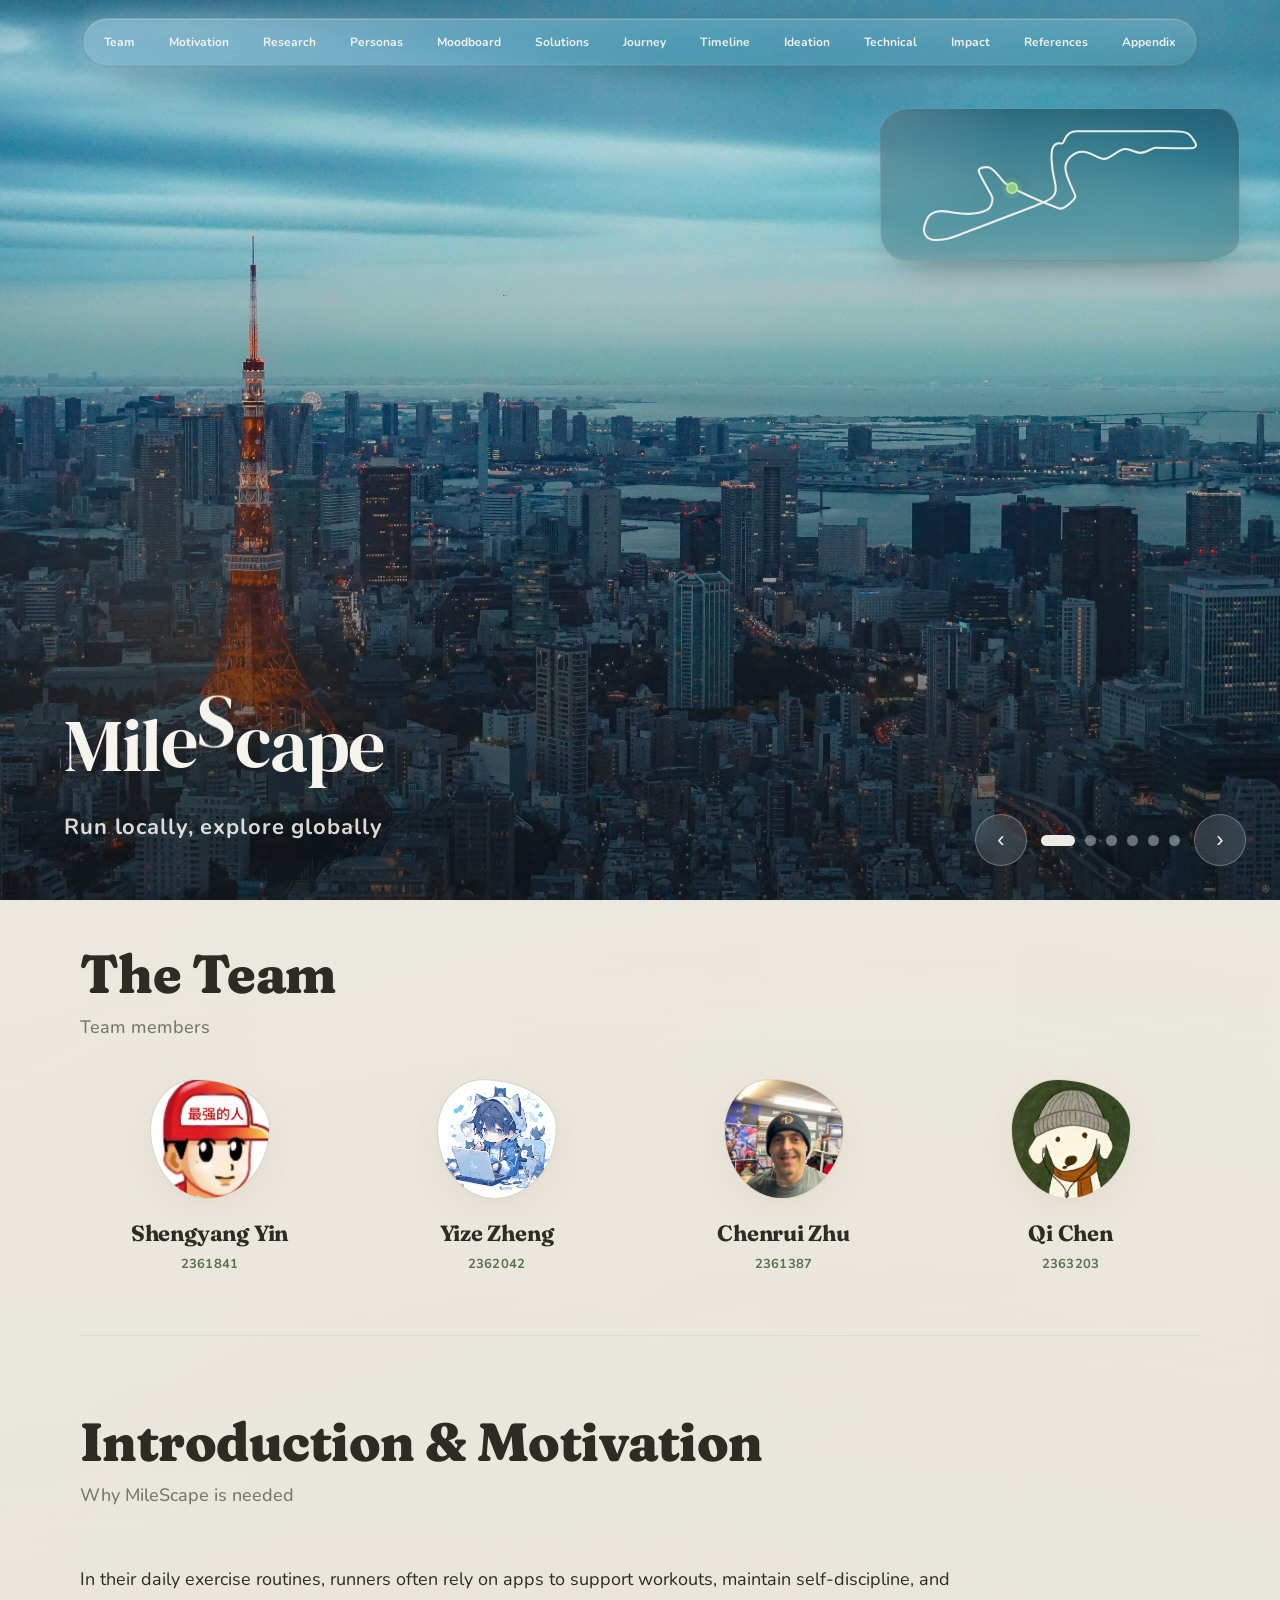
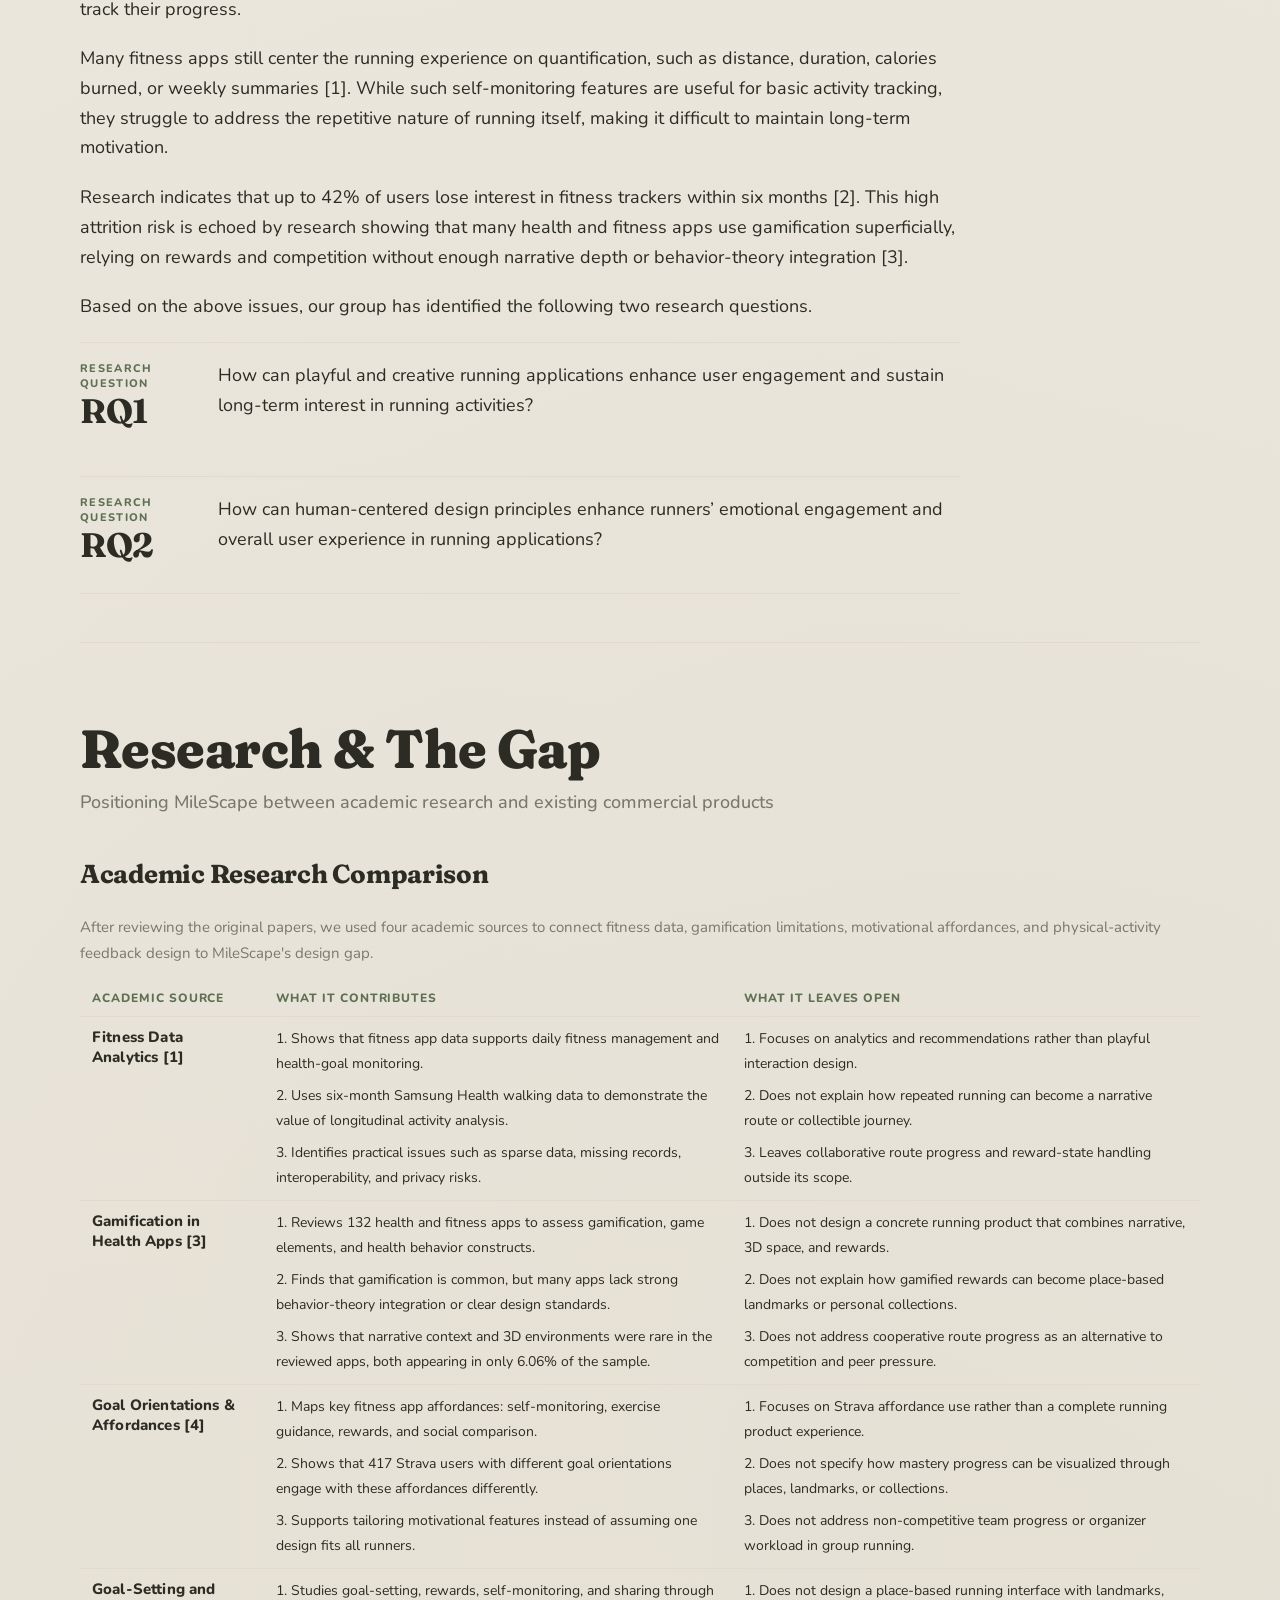
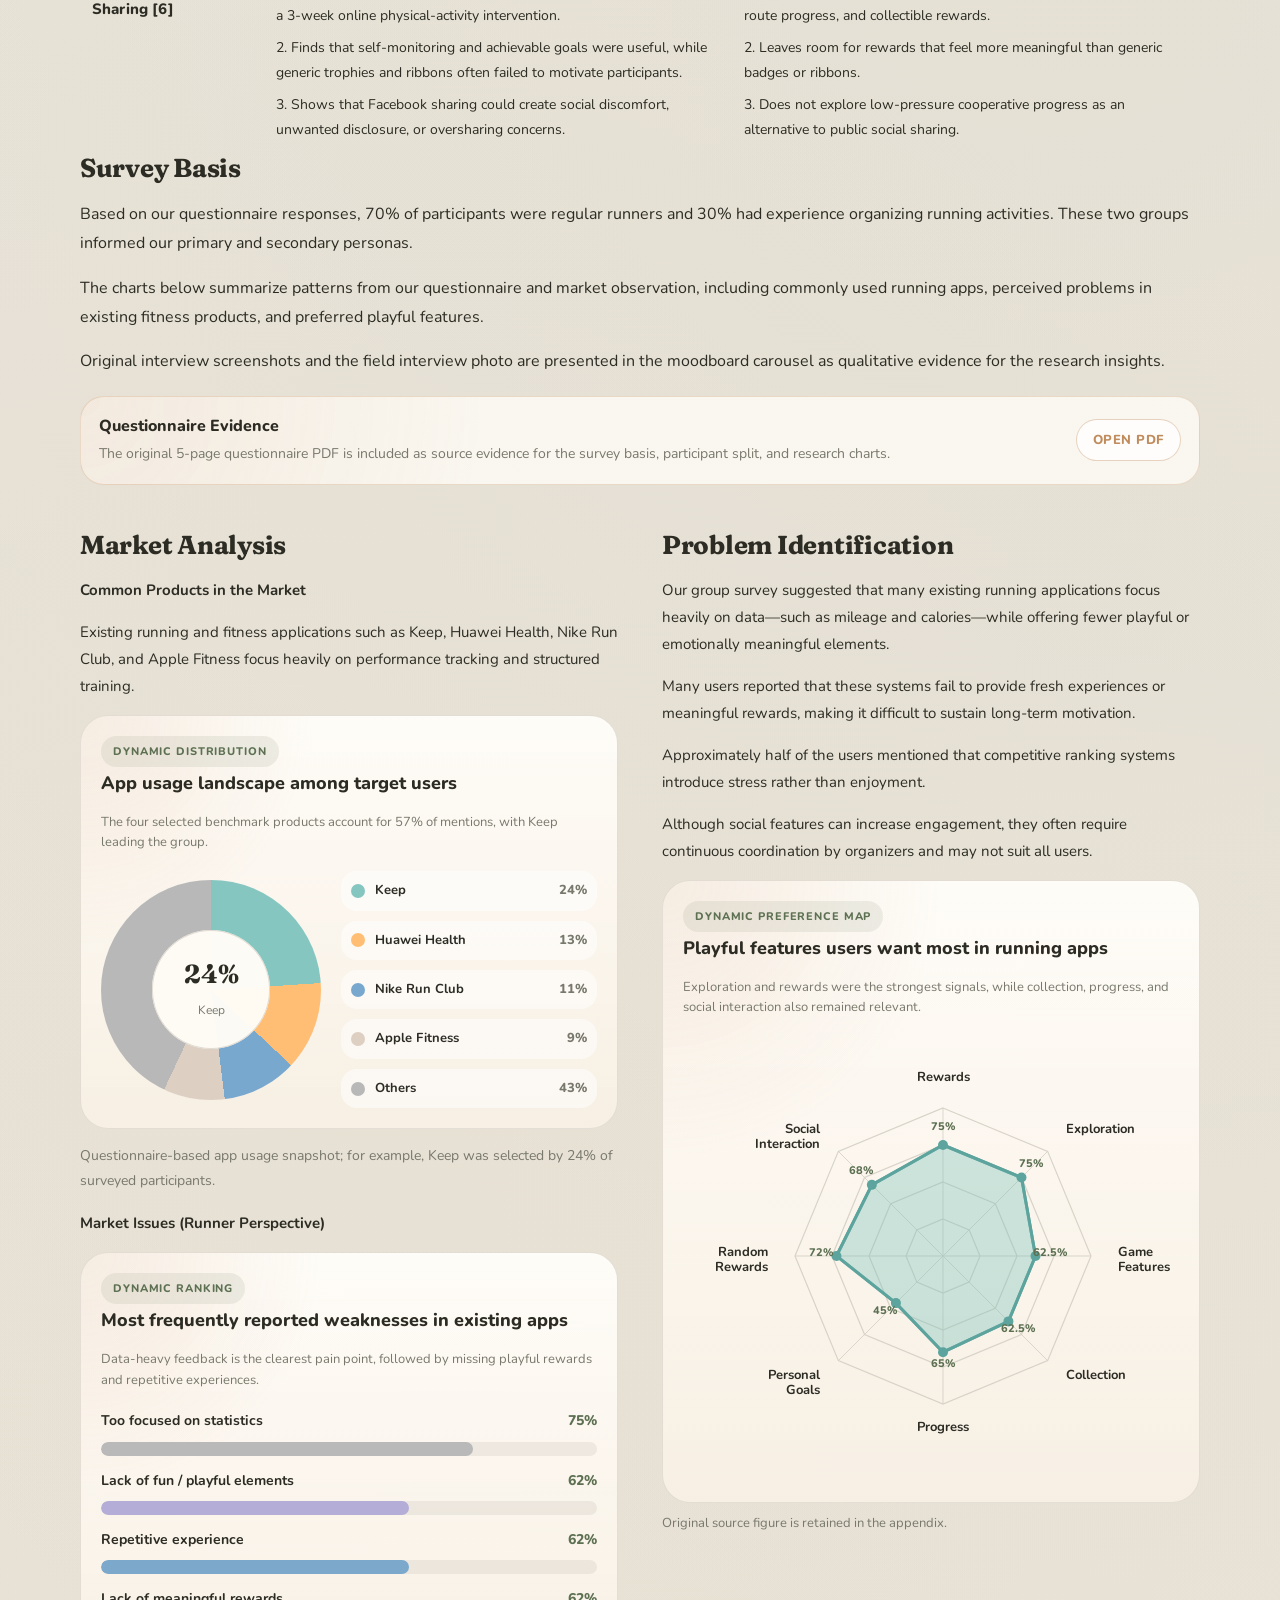
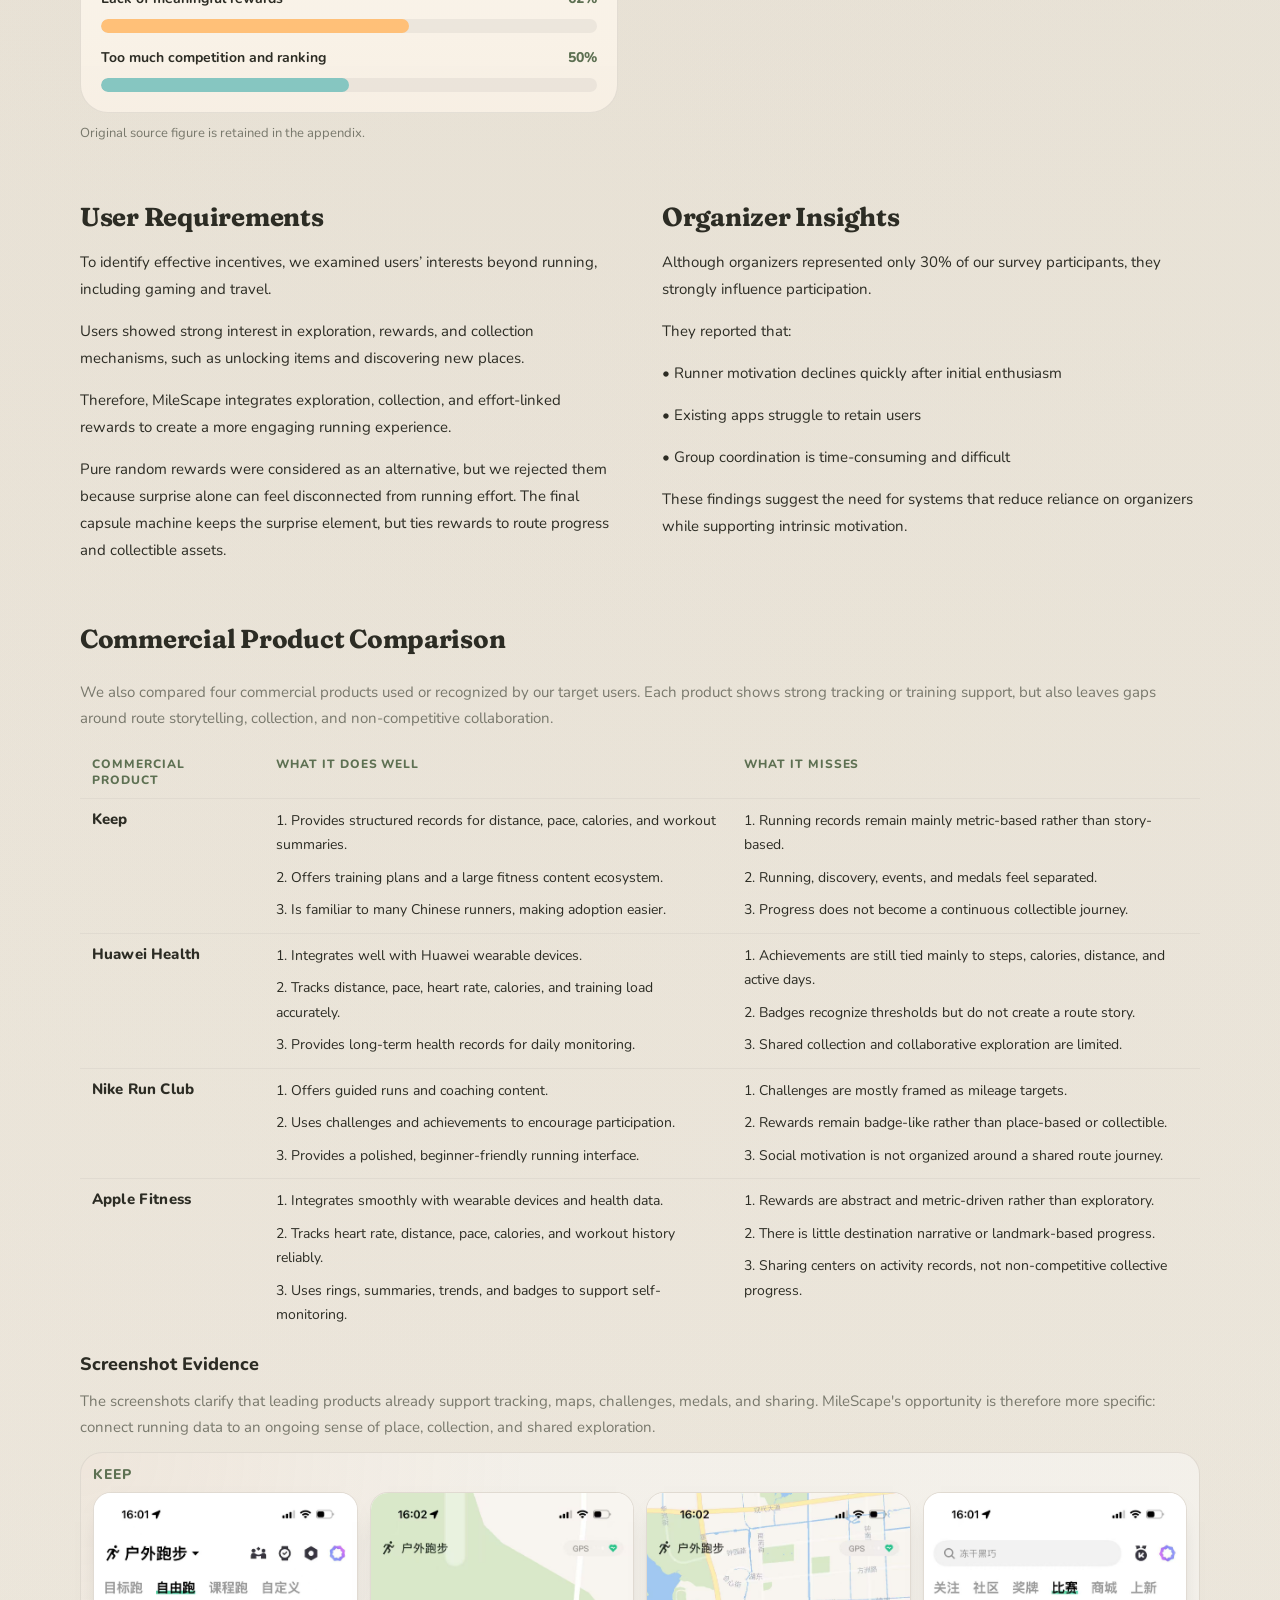
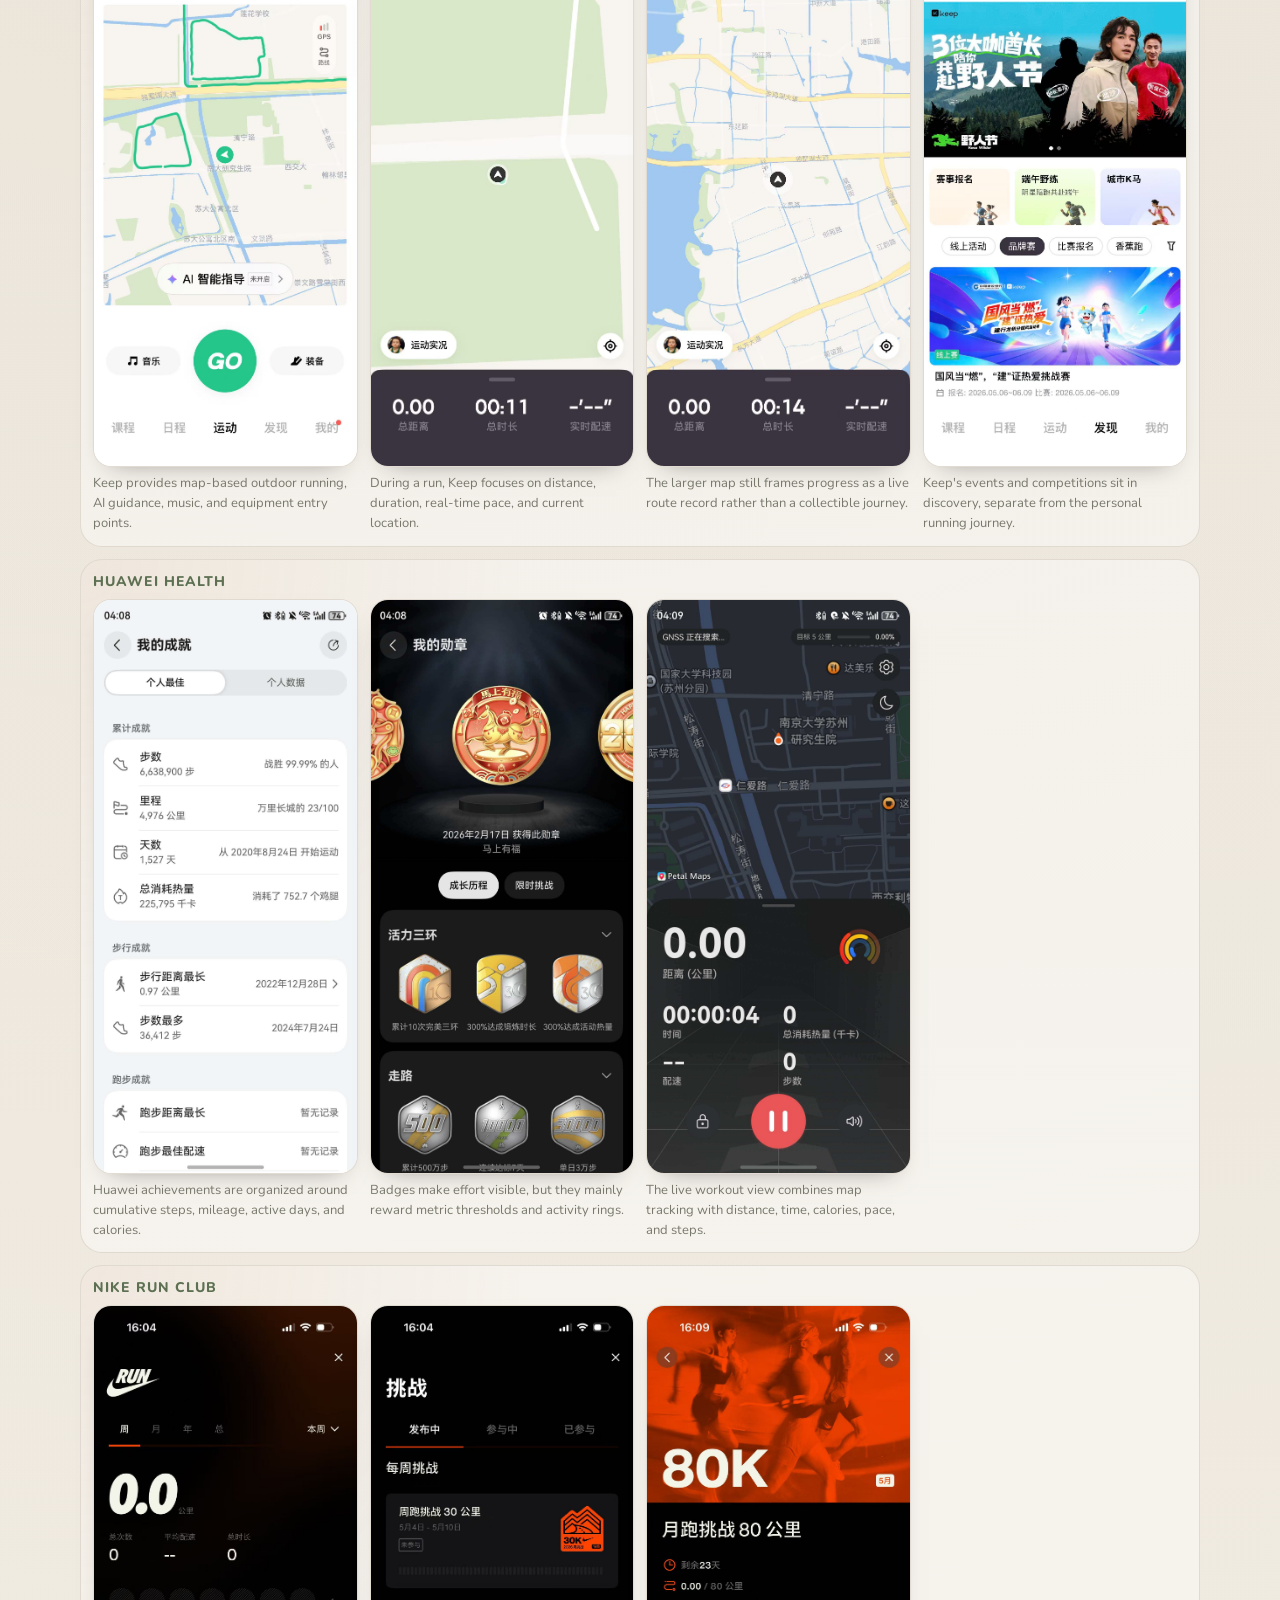
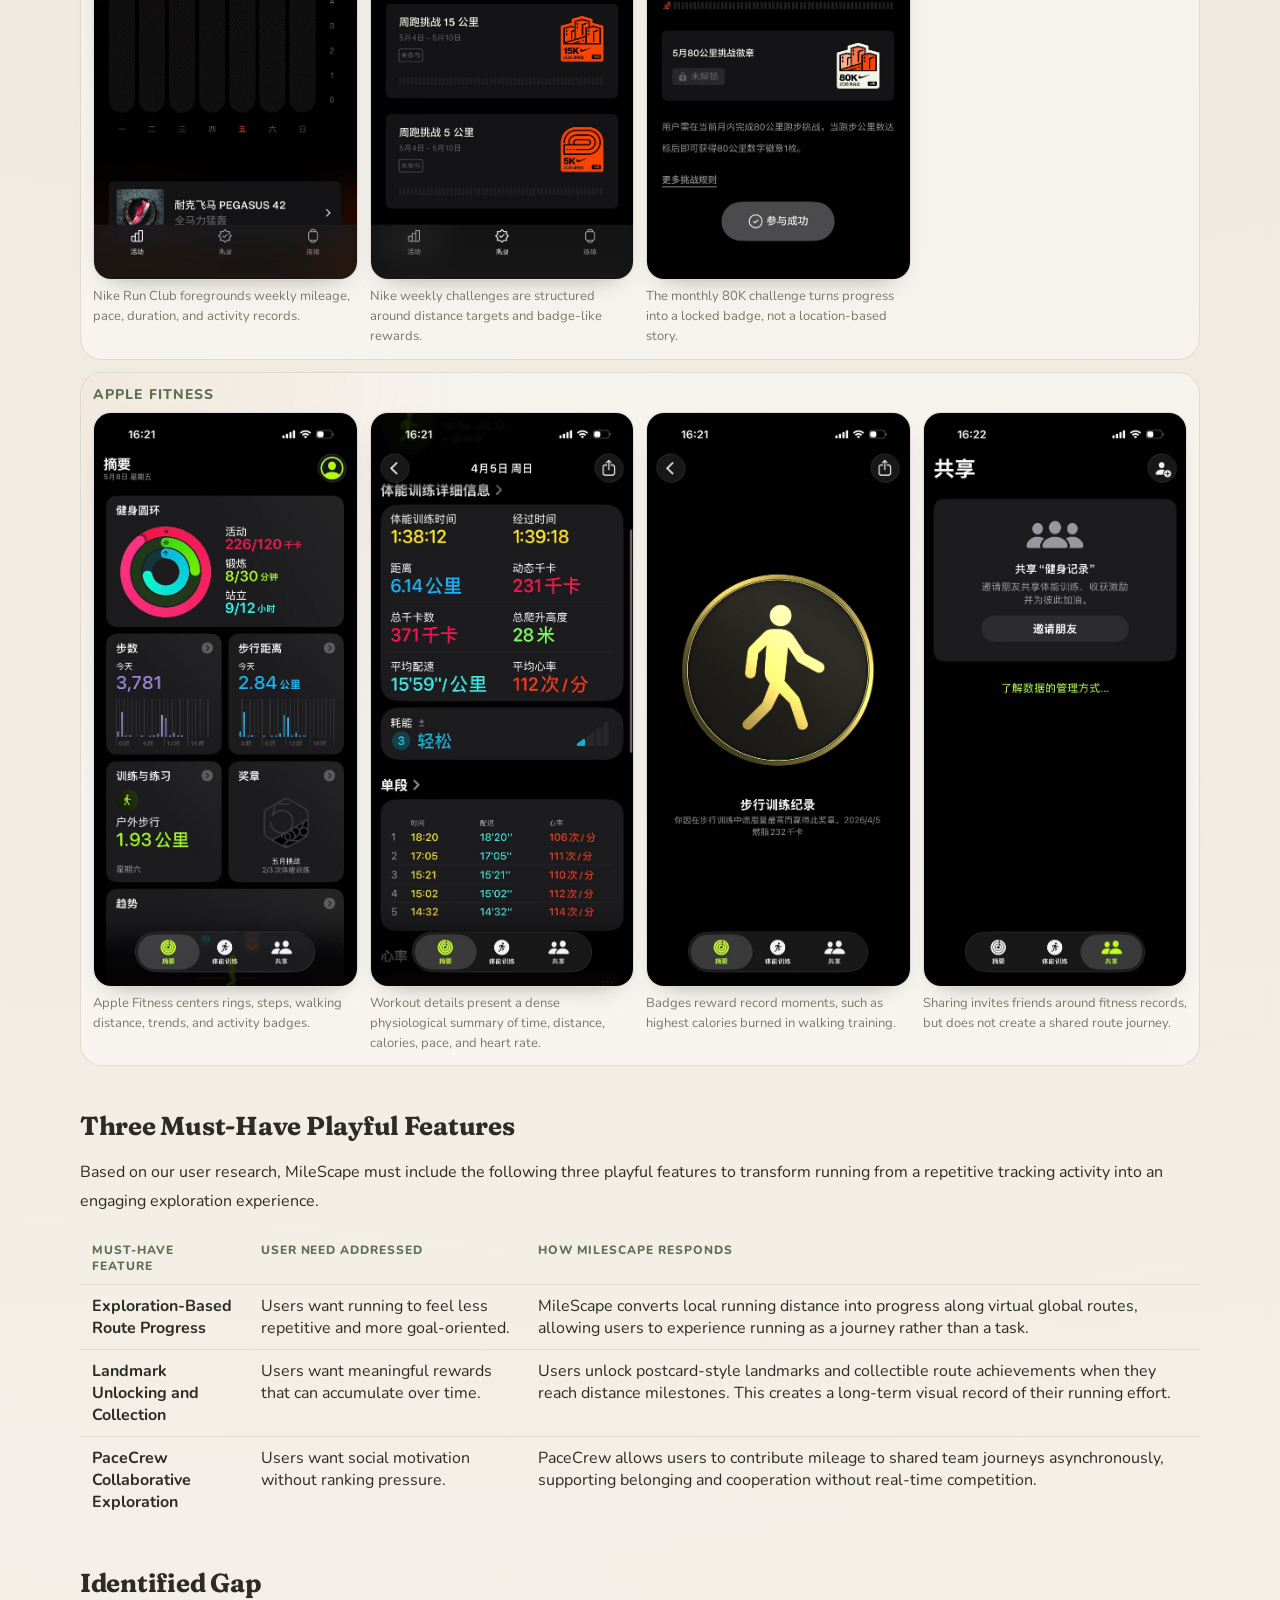
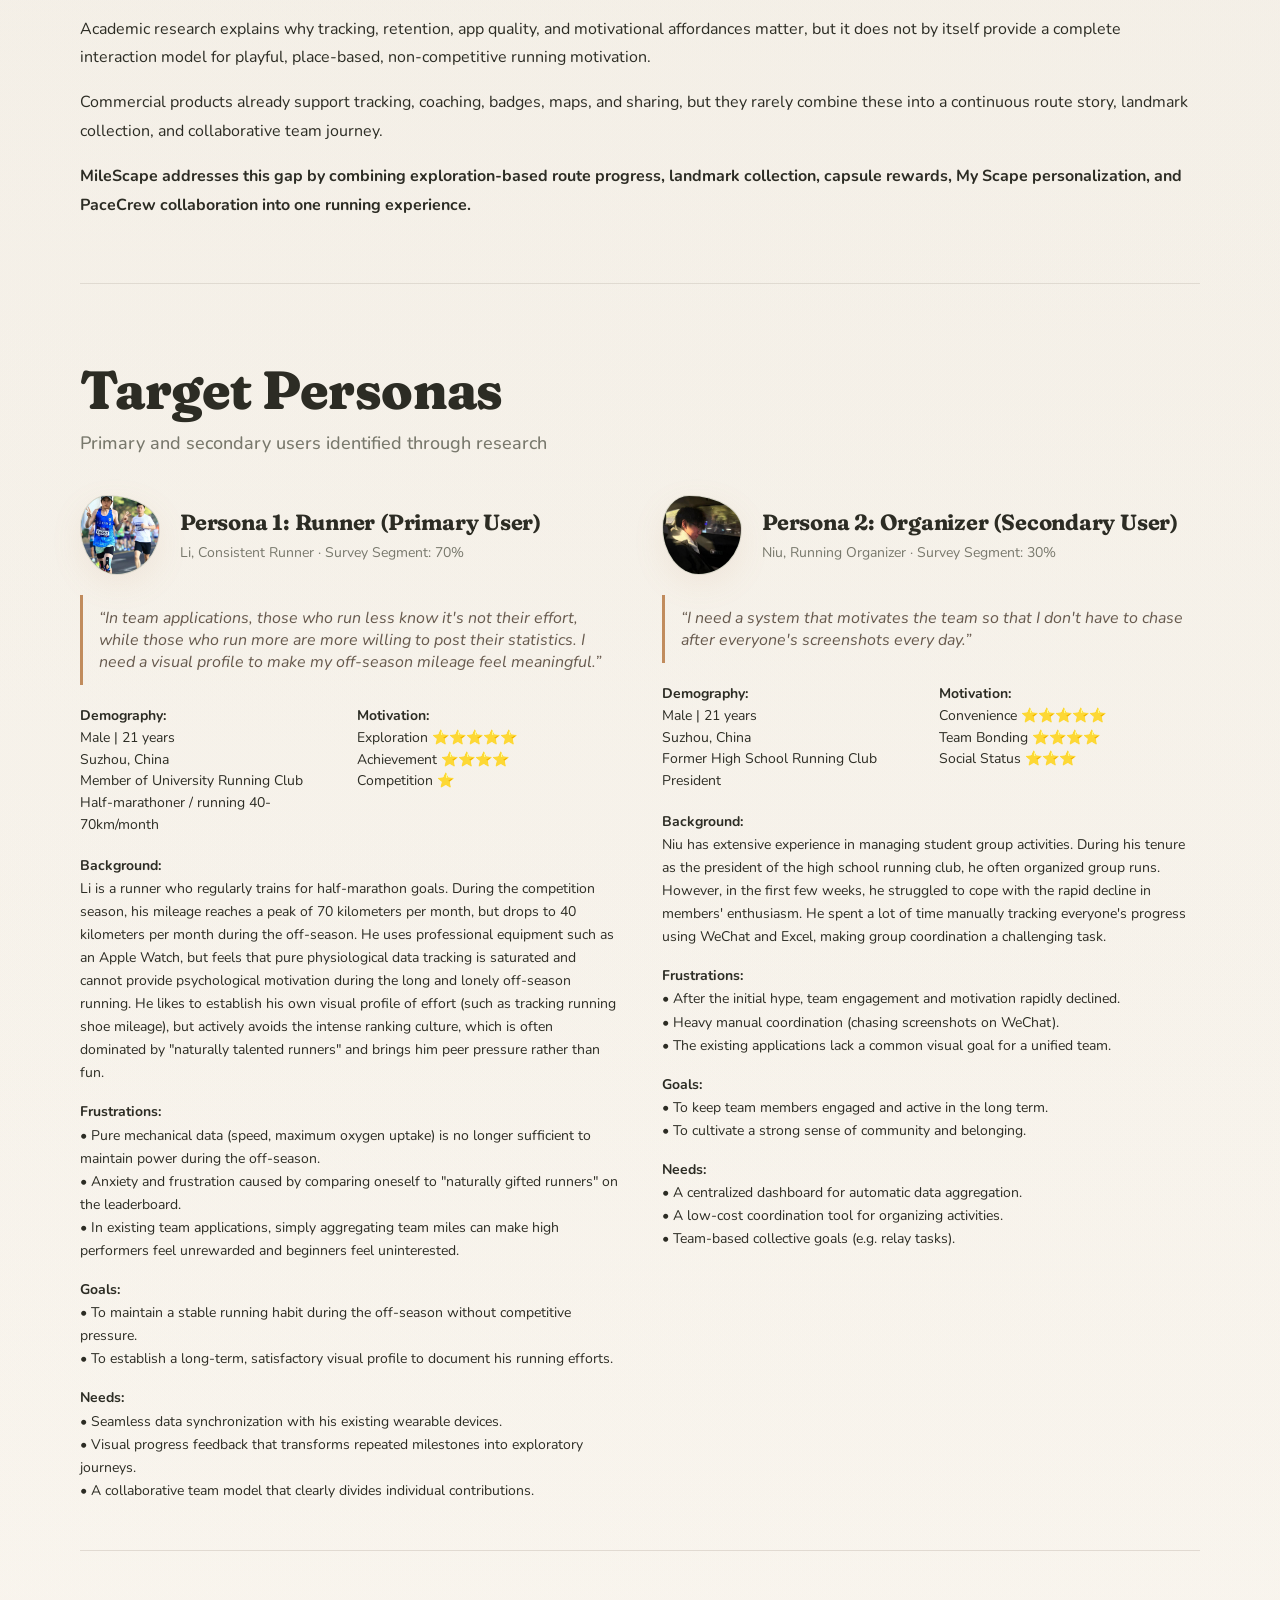
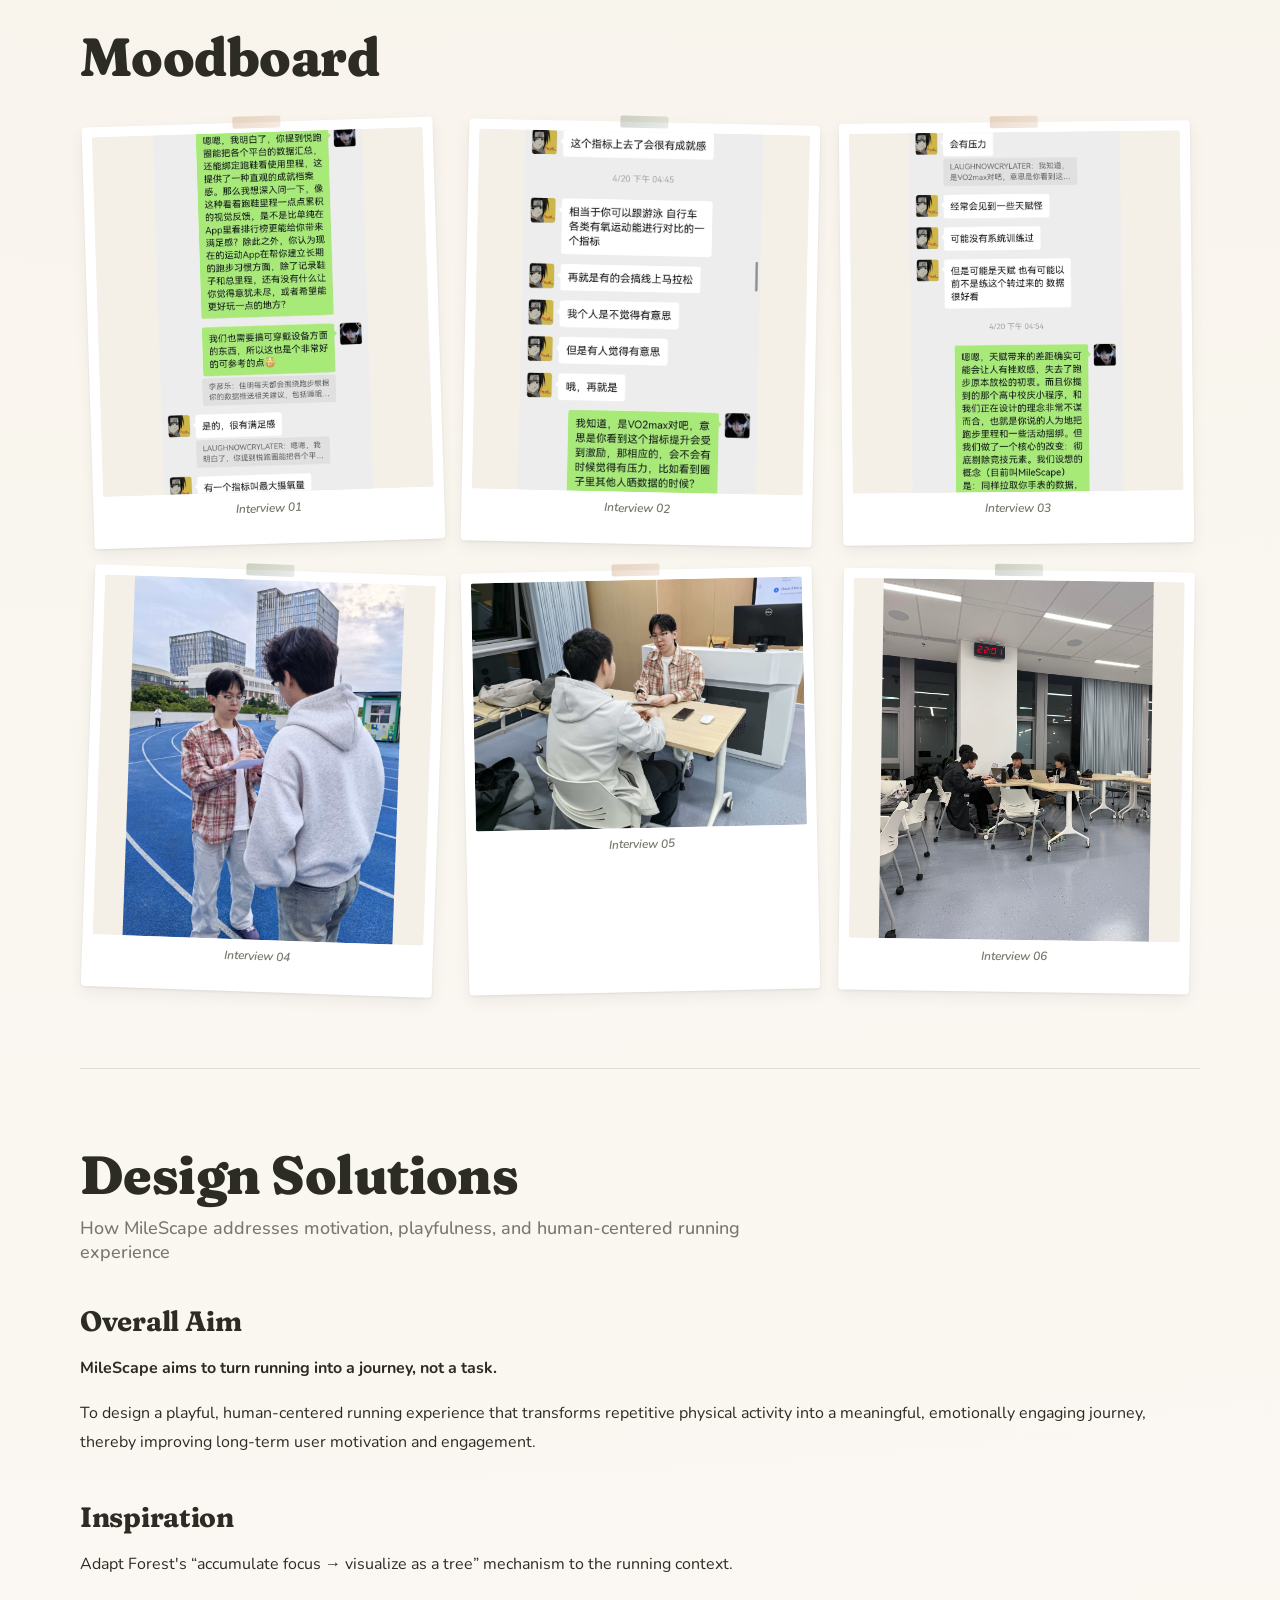
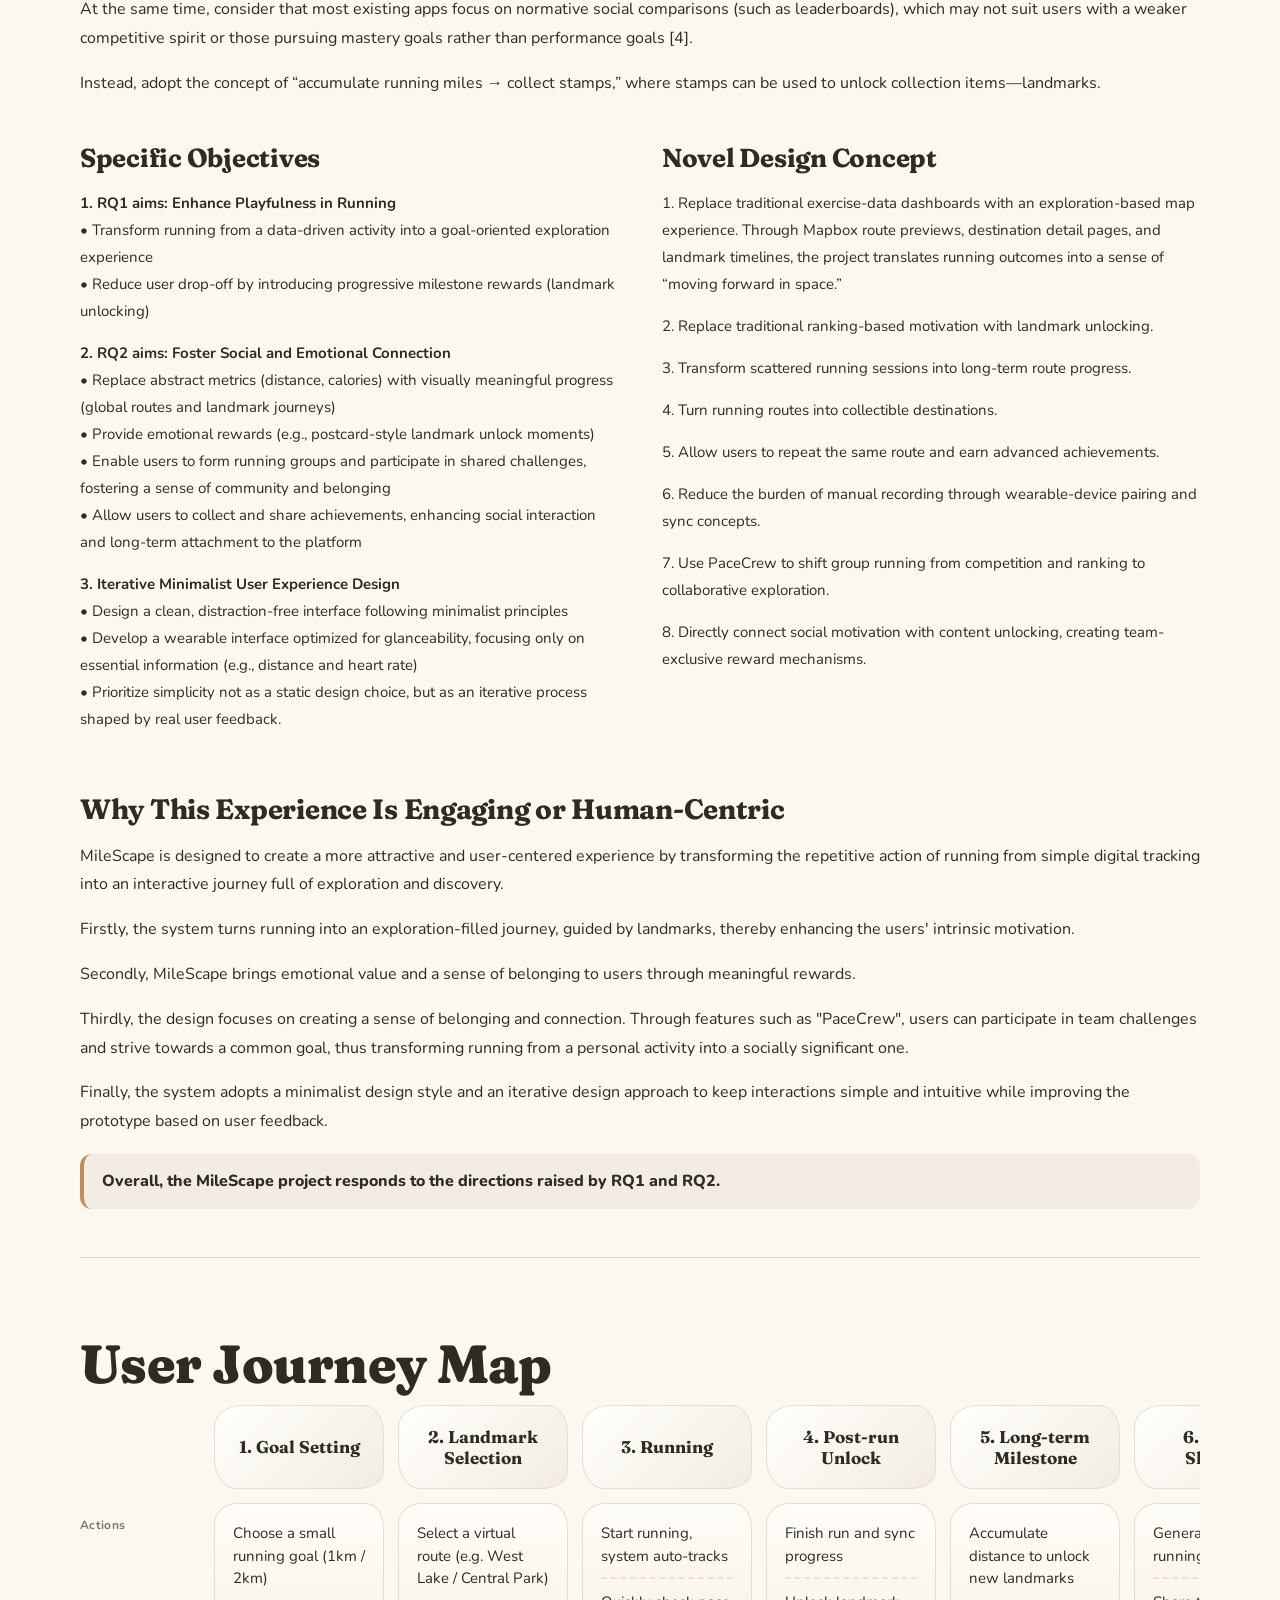
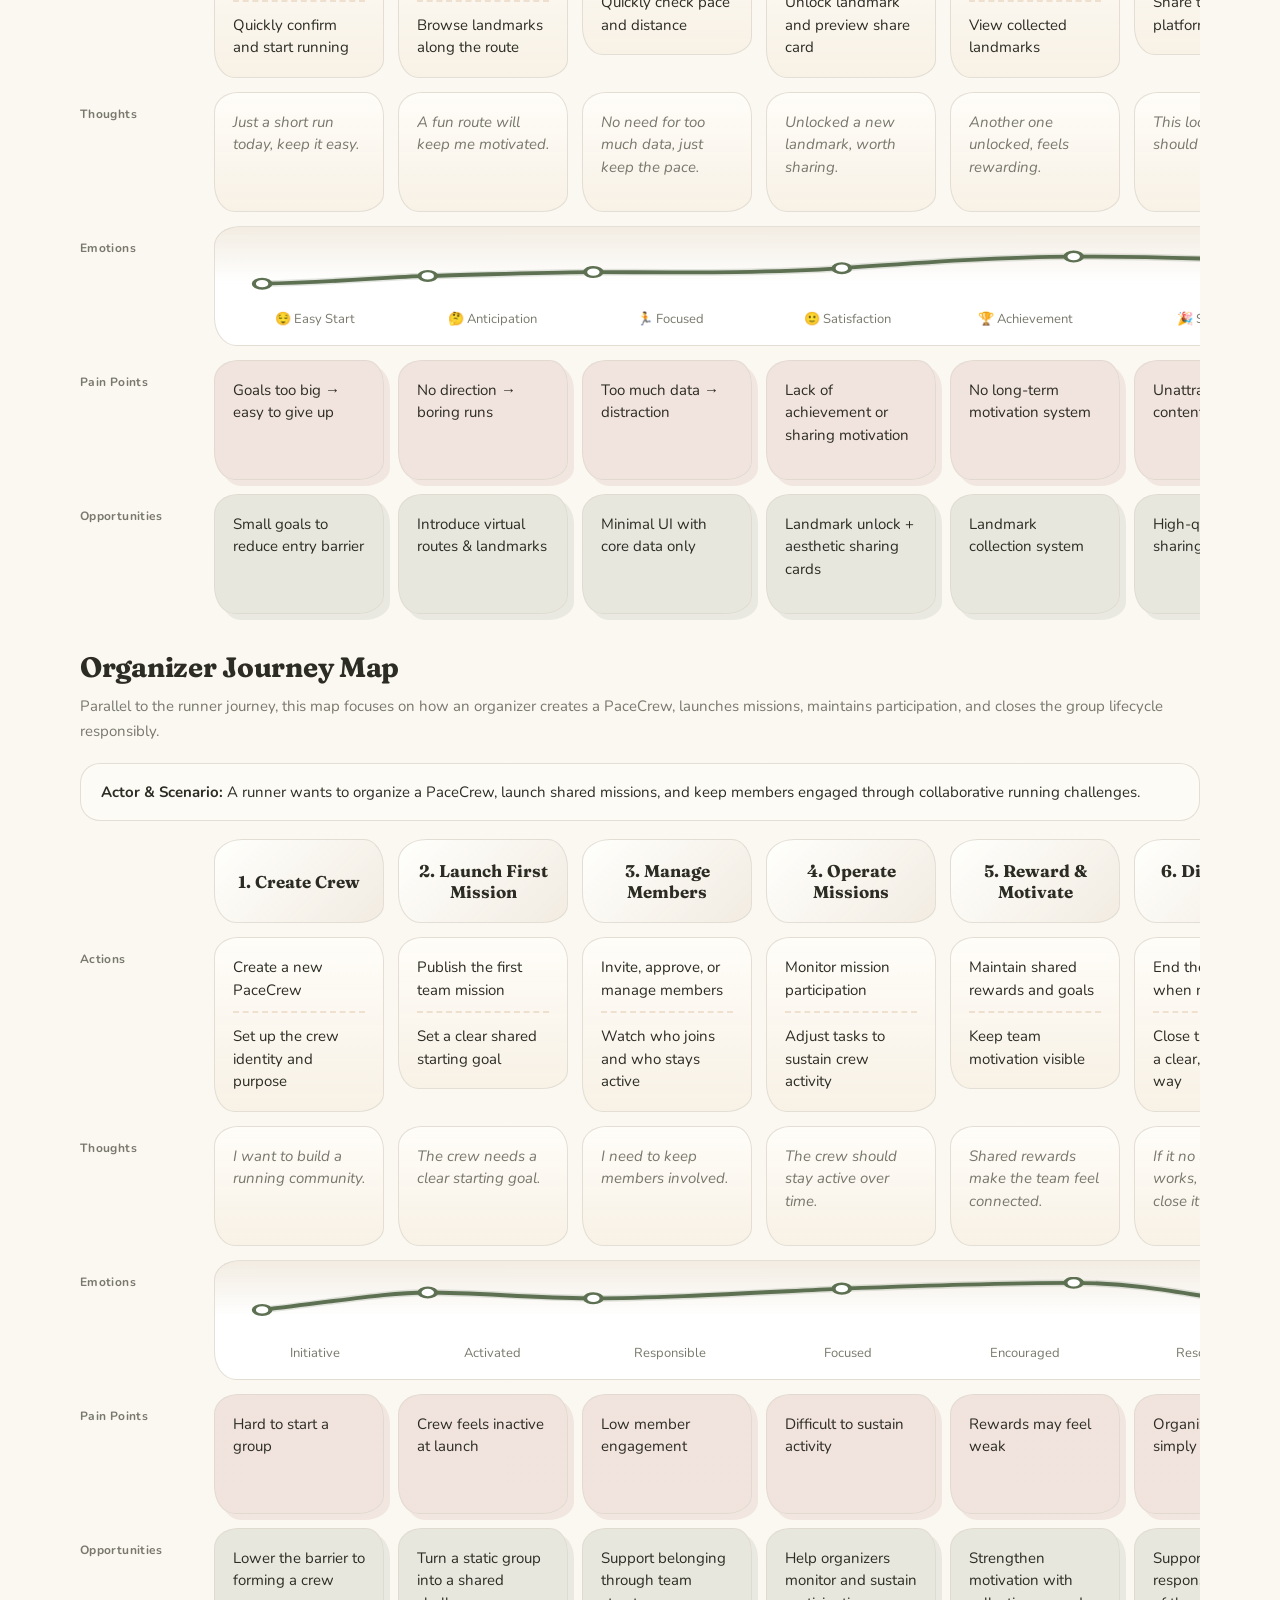
<file: index.html>
<!DOCTYPE html>
<html lang="zh-CN">
<head>
    <meta charset="UTF-8">
    <meta name="viewport" content="width=device-width, initial-scale=1.0">
    <title>MileScape - Project Portfolio</title>
    <link rel="icon" type="image/png" href="./images/logo/milescape.png">
    <link rel="apple-touch-icon" href="./images/logo/milescape.png">
    <style>
        @import url("https://fonts.googleapis.com/css2?family=Caveat:wght@400;500;600;700&family=DM+Serif+Display:ital@0;1&family=Fraunces:opsz,wght@9..144,600;9..144,700;9..144,800&family=Nunito:wght@400;500;600;700;800&display=swap");

        :root {
            --background: #fdfcf8;
            --foreground: #2c2c24;
            --primary: #5d7052;
            --primary-foreground: #f3f4f1;
            --secondary: #c18c5d;
            --secondary-foreground: #ffffff;
            --accent: #e6dccd;
            --accent-foreground: #4a4a40;
            --muted: #f0ebe5;
            --muted-foreground: #78786c;
            --quaternary: #9caf92;
            --border: #ded8cf;
            --card: #fefefa;
            --ring: #5d7052;
            --destructive: #a85448;

            /* compatibility aliases for existing markup */
            --bg-color: var(--background);
            --card-bg: var(--card);
            --text-primary: var(--foreground);
            --text-secondary: var(--muted-foreground);
            --morandi-blue: #b9c8bb;
            --morandi-red: #d5a680;
            --morandi-green: #a9bb9d;
            --morandi-dark: var(--foreground);

            --radius-sm: 10px;
            --radius-md: 20px;
            --radius-lg: 30px;
            --radius-full: 9999px;
            --apple-radius-sm: var(--radius-sm);
            --apple-radius: var(--radius-md);
            --apple-radius-lg: var(--radius-lg);

            --tertiary: #d8c6b0;
            --line: 1px solid rgba(222, 216, 207, 0.9);
            --hard-shadow: 0 10px 40px -10px rgba(193, 140, 93, 0.2);
            --hard-shadow-hover: 0 18px 44px -14px rgba(93, 112, 82, 0.24);
            --hard-shadow-active: 0 8px 20px -8px rgba(93, 112, 82, 0.16);
            --soft-shadow: 0 4px 20px -2px rgba(93, 112, 82, 0.15);
            --bounce: cubic-bezier(0.2, 0.8, 0.2, 1);
            --module-height: 136px;
            --blob-radius-a: 60% 40% 30% 70% / 60% 30% 70% 40%;
            --blob-radius-b: 36% 64% 58% 42% / 42% 40% 60% 58%;
            --blob-radius-c: 72% 28% 43% 57% / 46% 65% 35% 54%;
        }

        * {
            box-sizing: border-box;
        }

        html {
            scroll-behavior: smooth;
            scroll-padding-top: 112px;
        }

        body {
            margin: 0;
            padding: 0;
            color: var(--text-primary);
            font-family: "Nunito", -apple-system, BlinkMacSystemFont, "Segoe UI", Roboto, Helvetica, Arial, sans-serif;
            display: flex;
            flex-direction: column;
            align-items: center;
            gap: 40px;
            background-color: var(--bg-color);
            background-image:
                radial-gradient(circle at 18% 12%, rgba(193, 140, 93, 0.13) 0, rgba(193, 140, 93, 0) 26%),
                radial-gradient(circle at 82% 8%, rgba(93, 112, 82, 0.12) 0, rgba(93, 112, 82, 0) 24%),
                radial-gradient(circle at 50% 100%, rgba(230, 220, 205, 0.58) 0, rgba(230, 220, 205, 0) 40%),
                linear-gradient(180deg, #fdfcf8 0%, #faf6ef 58%, #f6f0e8 100%);
            background-size: 100% 100%, 100% 100%, 100% 100%, 100% 100%;
            position: relative;
        }

        img {
            max-width: 100%;
            height: auto;
        }

        .hero-subtitle,
        .member-desc,
        .motivation-text p,
        .journey-map-note,
        .journey-stage-value,
        .contribution-table th,
        .contribution-table td,
        .crazy8-slide-description {
            overflow-wrap: anywhere;
        }

        body::before {
            content: "";
            position: fixed;
            inset: 0;
            pointer-events: none;
            opacity: 0.04;
            mix-blend-mode: multiply;
            background-image:
                radial-gradient(circle at 25% 30%, rgba(44, 44, 36, 0.28) 0.6px, transparent 0.8px),
                radial-gradient(circle at 70% 65%, rgba(44, 44, 36, 0.2) 0.5px, transparent 0.75px),
                radial-gradient(circle at 40% 80%, rgba(44, 44, 36, 0.16) 0.4px, transparent 0.7px);
            background-size: 22px 22px, 28px 28px, 18px 18px;
            z-index: 0;
        }

        h1,
        h2,
        h3 {
            font-family: "Fraunces", "Times New Roman", serif;
            letter-spacing: -0.01em;
            text-transform: none;
            color: var(--foreground);
            font-variation-settings: "SOFT" 75, "WONK" 0;
        }

        body > * {
            position: relative;
            z-index: 1;
        }

        .apple-nav {
            position: fixed;
            top: 18px;
            left: 50%;
            transform: translateX(-50%);
            z-index: 140;
            display: flex;
            gap: 4px;
            padding: 6px;
            width: fit-content;
            max-width: min(calc(100vw - 28px), 1120px);
            justify-content: center;
            border-radius: 999px;
            border: none;
            box-shadow: 0 18px 40px -18px rgba(15, 24, 32, 0.4);
            background:
                linear-gradient(180deg, rgba(255, 255, 255, 0.2) 0%, rgba(244, 239, 231, 0.12) 100%);
            backdrop-filter: blur(24px) saturate(140%);
            -webkit-backdrop-filter: blur(24px) saturate(140%);
            overscroll-behavior-x: contain;
            scroll-snap-type: x proximity;
            isolation: isolate;
            transition: background 0.28s var(--bounce), box-shadow 0.28s var(--bounce), color 0.28s var(--bounce);
        }

        .apple-nav::before {
            content: "";
            position: absolute;
            inset: -8px;
            border-radius: inherit;
            z-index: -1;
            background:
                radial-gradient(circle at 10% 30%, rgba(255, 255, 255, 0.24) 0, rgba(255, 255, 255, 0) 46%),
                radial-gradient(circle at 90% 70%, rgba(93, 112, 82, 0.1) 0, rgba(93, 112, 82, 0) 44%);
            pointer-events: none;
            filter: blur(8px);
        }

        .apple-nav::after {
            content: "";
            position: absolute;
            inset: 1px;
            border-radius: inherit;
            background: transparent;
            pointer-events: none;
            box-shadow:
                inset 0 1px 0 rgba(255, 255, 255, 0.24),
                inset 0 0 0 1px rgba(255, 255, 255, 0.06);
            opacity: 0.75;
        }

        .apple-nav.nav-solid {
            background:
                linear-gradient(180deg, rgba(255, 252, 247, 0.88) 0%, rgba(244, 238, 230, 0.8) 100%);
            box-shadow: 0 18px 36px -18px rgba(93, 112, 82, 0.28);
        }

        .apple-nav a {
            position: relative;
            z-index: 1;
            text-decoration: none;
            color: rgba(255, 248, 240, 0.92);
            font-size: 12px;
            font-weight: 700;
            padding: 9px 14px;
            border-radius: var(--radius-full);
            border: 1px solid transparent;
            white-space: nowrap;
            scroll-snap-align: start;
            transition: all 0.3s var(--bounce);
        }

        .apple-nav.nav-solid a {
            color: rgba(44, 44, 36, 0.88);
        }

        .apple-nav a:hover {
            transform: translateY(-2px);
            background: rgba(255, 255, 255, 0.14);
            color: #ffffff;
            border-color: transparent;
            box-shadow: 0 10px 24px -14px rgba(0, 0, 0, 0.45);
        }

        .apple-nav.nav-solid a:hover {
            background: rgba(93, 112, 82, 0.12);
            color: var(--foreground);
            box-shadow: 0 10px 24px -16px rgba(93, 112, 82, 0.22);
        }

        .apple-nav a.is-active {
            background: rgba(255, 255, 255, 0.2);
            color: #ffffff;
            border-color: transparent;
            box-shadow: 0 12px 26px -16px rgba(0, 0, 0, 0.55);
        }

        .apple-nav.nav-solid a.is-active {
            background: rgba(93, 112, 82, 0.16);
            color: var(--foreground);
            box-shadow: 0 10px 22px -16px rgba(93, 112, 82, 0.28);
        }

        .apple-nav a:focus-visible {
            outline: 3px solid rgba(255, 255, 255, 0.85);
            outline-offset: 3px;
            background: rgba(255, 255, 255, 0.24);
            color: #ffffff;
        }

        .apple-nav.nav-solid a:focus-visible {
            outline: 3px solid rgba(93, 112, 82, 0.5);
            background: rgba(93, 112, 82, 0.18);
            color: var(--foreground);
        }

        .nav-progress-ring {
            position: absolute;
            inset: 0;
            z-index: 0;
            width: 100%;
            height: 100%;
            pointer-events: none;
            overflow: visible;
        }

        .nav-progress-track {
            stroke: rgba(93, 112, 82, 0.12);
            stroke-width: 2;
        }

        .nav-progress-fill {
            stroke: var(--primary);
            stroke-width: 2.5;
            stroke-linecap: round;
            transition: stroke-dashoffset 80ms linear;
            filter: drop-shadow(0 0 4px rgba(93, 112, 82, 0.3));
        }

        .site-footer {
            width: 100%;
            margin: 72px 0 0;
            padding: 72px 0 42px;
            color: rgba(246, 241, 233, 0.94);
            border-top: 1px solid rgba(255, 255, 255, 0.06);
            background:
                linear-gradient(180deg, rgba(52, 54, 47, 0.98) 0%, rgba(43, 45, 39, 1) 100%);
            box-shadow: inset 0 1px 0 rgba(255, 255, 255, 0.05);
        }

        .site-footer__inner {
            width: min(1120px, calc(100vw - 48px));
            margin: 0 auto;
            padding: 0;
        }

        .site-footer__content {
            display: grid;
            grid-template-columns: minmax(0, 1.35fr) minmax(280px, 0.9fr);
            gap: 56px;
            align-items: start;
        }

        .site-footer__intro {
            display: grid;
            gap: 18px;
            max-width: 34rem;
        }

        .site-footer__brand {
            font-family: "Fraunces", "Times New Roman", serif;
            font-size: clamp(1.8rem, 1.35rem + 1vw, 2.55rem);
            font-weight: 700;
            line-height: 1.1;
            margin: 0;
            letter-spacing: -0.02em;
        }

        .site-footer__tagline {
            margin: 0;
            color: rgba(246, 241, 233, 0.72);
            font-size: 1.05rem;
            line-height: 1.75;
        }

        .site-footer__meta {
            display: grid;
            grid-template-columns: repeat(2, minmax(0, 1fr));
            gap: 28px;
        }

        .site-footer__group {
            display: grid;
            gap: 16px;
            align-content: start;
        }

        .site-footer__eyebrow {
            margin: 0;
            color: rgba(246, 241, 233, 0.38);
            font-size: 0.82rem;
            font-weight: 700;
            letter-spacing: 0.16em;
            text-transform: uppercase;
        }

        .site-footer__nav,
        .site-footer__links {
            display: flex;
            flex-direction: column;
            gap: 14px;
            margin: 0;
        }

        .site-footer__nav a,
        .site-footer__links a {
            color: rgba(246, 241, 233, 0.82);
            text-decoration: none;
            font-size: 1.02rem;
            font-weight: 500;
        }

        .site-footer__nav a:hover,
        .site-footer__nav a:focus-visible,
        .site-footer__links a:hover,
        .site-footer__links a:focus-visible {
            color: rgba(255, 255, 255, 1);
        }

        .site-footer__divider {
            border: 0;
            border-top: 1px solid rgba(255, 255, 255, 0.08);
            margin: 72px 0 18px;
        }

        .site-footer__copyright {
            margin: 0;
            color: rgba(246, 241, 233, 0.38);
            font-size: 0.95rem;
            line-height: 1.6;
        }

        .prototype-heading {
            display: flex;
            flex-wrap: wrap;
            align-items: center;
            justify-content: space-between;
            gap: 14px;
        }

        .prototype-link-chip {
            display: inline-flex;
            align-items: center;
            gap: 10px;
            padding: 10px 14px;
            border-radius: 999px;
            border: 1px solid rgba(93, 112, 82, 0.18);
            background: linear-gradient(180deg, rgba(255, 253, 249, 0.96) 0%, rgba(240, 235, 229, 0.98) 100%);
            color: var(--foreground);
            text-decoration: none;
            box-shadow: 0 10px 24px -18px rgba(93, 112, 82, 0.34);
            transition: transform 0.25s var(--bounce), box-shadow 0.25s var(--bounce), border-color 0.25s var(--bounce);
        }

        .prototype-link-chip:hover,
        .prototype-link-chip:focus-visible {
            transform: translateY(-2px);
            border-color: rgba(193, 140, 93, 0.45);
            box-shadow: 0 14px 28px -18px rgba(193, 140, 93, 0.4);
            outline: none;
        }

        .prototype-link-chip__label {
            font-size: 0.72rem;
            font-weight: 800;
            letter-spacing: 0.08em;
            text-transform: uppercase;
            color: var(--secondary);
        }

        .prototype-link-chip__text {
            font-size: 0.92rem;
            font-weight: 700;
            color: var(--foreground);
        }

        .hero-card {
            width: 100vw;
            max-width: none;
            min-height: 100vh;
            min-height: 100svh;
            position: relative;
            overflow: hidden;
            border-radius: 0;
            border: none;
            box-shadow: none;
            background: #0f1820;
        }

        .hero-card::before {
            content: "";
            position: absolute;
            inset: 0;
            border-radius: inherit;
            background:
                linear-gradient(180deg, rgba(8, 16, 22, 0.12) 0%, rgba(8, 16, 22, 0.06) 22%, rgba(8, 16, 22, 0.58) 100%),
                radial-gradient(circle at 50% 18%, rgba(255, 255, 255, 0.16) 0, rgba(255, 255, 255, 0) 24%),
                radial-gradient(circle at 14% 72%, rgba(193, 140, 93, 0.28) 0, rgba(193, 140, 93, 0) 22%);
            border: none;
            filter: none;
            z-index: 1;
        }

        .hero-card::after {
            content: "";
            position: absolute;
            inset: 0;
            background:
                linear-gradient(180deg, rgba(255, 255, 255, 0.04) 0, rgba(255, 255, 255, 0) 36%),
                linear-gradient(180deg, rgba(15, 20, 24, 0) 44%, rgba(15, 20, 24, 0.3) 100%);
            pointer-events: none;
            z-index: 1;
        }

        .hero-slider {
            position: absolute;
            inset: 0;
            z-index: 0;
        }

        .hero-slide {
            position: absolute;
            inset: 0;
            opacity: 0;
            background-size: cover;
            background-repeat: no-repeat;
            transition: opacity 0.8s ease;
            transform: scale(1.02);
        }

        .hero-slide.is-active {
            opacity: 1;
        }

        .hero-slide--tokyo {
            background-image: url("images/hero/louie-martinez-IocJwyqRv3M-unsplash.jpg");
            background-position: center center;
        }

        .hero-slide--newyork {
            background-image: url("images/hero/jermaine-ee-A2CChTZvzTE-unsplash.jpg");
            background-position: center center;
        }

        .hero-slide--vida {
            background-image: url("images/hero/vida-huang-U9i8CrmdPdE-unsplash.jpg");
            background-position: center center;
        }

        .hero-slide--benjamin {
            background-image: url("images/hero/benjamin-davies-Oja2ty_9ZLM-unsplash.jpg");
            background-position: center center;
        }

        .hero-slide--adam {
            background-image: url("images/hero/adam-jang-MLKrf51NV8w-unsplash.jpg");
            background-position: center center;
        }

        .hero-slide--nicolas {
            background-image: url("images/hero/nicolas-j-leclercq-va_nrBLonf8-unsplash.jpg");
            background-position: center center;
        }

        .hero-card-content {
            position: relative;
            z-index: 2;
            min-height: 100vh;
            min-height: 100svh;
            padding: 148px 64px 58px;
            display: flex;
            flex-direction: column;
            align-items: flex-start;
            justify-content: flex-end;
            text-align: left;
            text-shadow: 0 10px 30px rgba(0, 0, 0, 0.28);
        }

        .hero-title {
            margin: 0;
            font-family: "DM Serif Display", "Fraunces", serif;
            font-size: clamp(46px, 5.8vw, 92px);
            font-weight: 400;
            line-height: 0.94;
            color: #f7f4ee;
            text-transform: none;
            letter-spacing: -0.02em;
            text-shadow: 0 10px 30px rgba(0, 0, 0, 0.3);
            max-width: min(68vw, 620px);
        }

        .hero-subtitle {
            margin: 16px 0 0;
            max-width: 520px;
            font-size: clamp(15px, 1.8vw, 22px);
            color: rgba(247, 244, 238, 0.88);
            font-weight: 700;
            letter-spacing: 0.04em;
            text-transform: none;
        }

        .hero-card-stack {
            display: none;
        }

        .hero-controls {
            position: absolute;
            right: 34px;
            bottom: 34px;
            z-index: 3;
            display: flex;
            align-items: center;
            gap: 14px;
        }

        .hero-arrow {
            width: 52px;
            height: 52px;
            border: 1px solid rgba(255, 255, 255, 0.28);
            border-radius: 999px;
            background: rgba(255, 255, 255, 0.12);
            color: #f7f4ee;
            font-size: 22px;
            line-height: 1;
            cursor: pointer;
            backdrop-filter: blur(12px);
            -webkit-backdrop-filter: blur(12px);
            transition: transform 0.24s var(--bounce), background 0.24s var(--bounce), border-color 0.24s var(--bounce);
        }

        .hero-arrow:hover {
            transform: translateY(-2px);
            background: rgba(255, 255, 255, 0.2);
            border-color: rgba(255, 255, 255, 0.42);
        }

        .hero-arrow:focus-visible,
        .hero-dot:focus-visible {
            outline: 3px solid rgba(255, 255, 255, 0.82);
            outline-offset: 3px;
        }

        .hero-dots {
            display: flex;
            align-items: center;
            gap: 10px;
        }

        .hero-dot {
            width: 11px;
            height: 11px;
            padding: 0;
            border: none;
            border-radius: 999px;
            background: rgba(255, 255, 255, 0.38);
            cursor: pointer;
            transition: width 0.24s var(--bounce), background 0.24s var(--bounce), transform 0.24s var(--bounce);
        }

        .hero-dot.is-active {
            width: 34px;
            background: rgba(247, 244, 238, 0.96);
        }

        .hero-card-layer {
            position: absolute;
            width: 260px;
            height: 150px;
            border-radius: var(--blob-radius-b);
            border: var(--line);
            box-shadow: var(--hard-shadow);
            opacity: 0.8;
            filter: blur(0.4px);
        }

        .hero-card-layer--left {
            left: 56px;
            top: 56px;
            transform: rotate(-11deg);
            background:
                linear-gradient(135deg, rgba(193, 140, 93, 0.18) 0%, rgba(254, 254, 250, 0.72) 100%);
        }

        .hero-card-layer--right {
            right: 56px;
            top: 44px;
            transform: rotate(10deg);
            background:
                linear-gradient(135deg, rgba(93, 112, 82, 0.18) 0%, rgba(254, 254, 250, 0.74) 100%);
        }

        .hero-card-layer--center {
            left: 50%;
            bottom: -34px;
            width: 340px;
            transform: translateX(-50%) rotate(-6deg);
            background:
                linear-gradient(135deg, rgba(230, 220, 205, 0.84) 0%, rgba(254, 254, 250, 0.72) 100%);
        }

        .hero-signature {
            position: absolute;
            top: 108px;
            right: 40px;
            z-index: 3;
            width: min(360px, 34vw);
            padding: 18px 20px 16px;
            border-radius: 30px 22px 34px 24px / 24px 34px 22px 30px;
            border: 1px solid rgba(255, 255, 255, 0.18);
            background:
                radial-gradient(circle at top left, rgba(255, 255, 255, 0.18) 0%, rgba(255, 255, 255, 0) 34%),
                linear-gradient(180deg, rgba(13, 22, 29, 0.42) 0%, rgba(13, 22, 29, 0.2) 100%);
            box-shadow: 0 20px 44px -24px rgba(0, 0, 0, 0.45);
            backdrop-filter: blur(20px) saturate(140%);
            -webkit-backdrop-filter: blur(20px) saturate(140%);
        }

        .hero-track-stage {
            position: relative;
            width: 100%;
            aspect-ratio: 304 / 112;
        }

        .hero-track-svg {
            display: block;
            width: 100%;
            height: 100%;
            color: rgba(247, 244, 238, 0.94);
            overflow: visible;
            filter: drop-shadow(0 10px 20px rgba(0, 0, 0, 0.18));
        }

        .hero-track-path {
            fill: none;
            stroke: currentColor;
            stroke-width: 2;
            stroke-linecap: round;
            stroke-linejoin: round;
        }

        .motion-path-car {
            position: absolute;
            top: 0;
            left: 0;
            width: 12px;
            height: 12px;
            border-radius: 999px;
            border: 2px solid rgba(255, 255, 255, 0.34);
            background: #8fcf7b;
            box-shadow:
                0 6px 14px rgba(0, 0, 0, 0.2),
                0 0 0 4px rgba(143, 207, 123, 0.18);
            transform: translate(-50%, -50%) rotate(var(--car-rotation, 0deg));
            transform-origin: center center;
        }

        .motion-path-car::before {
            content: none;
        }

        .section-container {
            width: min(1120px, calc(100vw - 64px));
            max-width: none;
            position: relative;
            overflow: visible;
            padding: 0;
            border: none;
            border-radius: 0;
            box-shadow: none;
            background: transparent;
        }

        .section-container + .section-container {
            margin-top: 8px;
            padding-top: 72px;
            border-top: 1px solid rgba(222, 216, 207, 0.9);
        }

        .section-container[id] {
            scroll-margin-top: 110px;
        }

        .section-title {
            margin: 0 0 8px;
            font-size: clamp(34px, 4.2vw, 54px);
            font-weight: 800;
            color: var(--foreground);
        }

        .section-subtitle {
            margin: 0 0 40px;
            color: var(--muted-foreground);
            font-size: 18px;
            font-weight: 500;
            max-width: 46rem;
        }

        .inner-card {
            padding: 0;
            border: none;
            border-radius: 0;
            background: transparent;
            box-shadow: none;
            transition: none;
        }

        .team-grid {
            display: grid;
            grid-template-columns: repeat(4, 1fr);
            gap: 28px;
        }

        .team-member {
            display: flex;
            flex-direction: column;
            align-items: center;
            text-align: center;
        }

        .avatar-placeholder {
            width: 120px;
            height: 120px;
            margin-bottom: 20px;
            overflow: hidden;
            border-radius: 38% 62% 52% 48% / 42% 40% 60% 58%;
            border: var(--line);
            box-shadow: var(--hard-shadow);
            background: var(--morandi-blue);
        }

        .avatar-placeholder--green {
            background: var(--morandi-green);
        }

        .avatar-placeholder--blue {
            background: var(--morandi-blue);
        }

        .avatar-placeholder--red {
            background: var(--morandi-red);
        }

        .avatar-placeholder--tertiary {
            background: var(--tertiary);
        }

        .avatar-image {
            width: 100%;
            height: 100%;
            object-fit: cover;
        }

        .member-name {
            font-family: "Fraunces", serif;
            font-size: 22px;
            font-weight: 700;
            margin-bottom: 8px;
            letter-spacing: -0.01em;
        }

        .member-role {
            font-size: 13px;
            text-transform: none;
            letter-spacing: 0.02em;
            color: var(--primary);
            margin-bottom: 14px;
            font-weight: 700;
        }

        .member-desc {
            font-size: 14px;
            line-height: 1.55;
            color: var(--text-primary);
        }

        .motivation-content {
            display: flex;
            flex-direction: column;
            gap: 28px;
            max-width: 880px;
        }

        .motivation-text p {
            margin-bottom: 20px;
            font-size: 18px;
            line-height: 1.65;
            color: var(--text-primary);
        }

        .research-question-list {
            display: grid;
            gap: 18px;
            margin-top: 6px;
        }

        .research-question {
            display: grid;
            grid-template-columns: 120px minmax(0, 1fr);
            gap: 18px;
            align-items: start;
            padding: 18px 0;
            border-top: 1px solid rgba(222, 216, 207, 0.8);
        }

        .research-question:last-child {
            border-bottom: 1px solid rgba(222, 216, 207, 0.8);
        }

        .research-question__label {
            display: grid;
            gap: 4px;
            align-content: start;
        }

        .research-question__eyebrow {
            color: var(--primary);
            font-size: 11px;
            font-weight: 800;
            letter-spacing: 0.12em;
            text-transform: uppercase;
        }

        .research-question__index {
            font-family: "Fraunces", serif;
            font-size: 34px;
            font-weight: 700;
            line-height: 0.95;
            letter-spacing: -0.03em;
            color: var(--foreground);
        }

        .research-question__text {
            margin: 0;
            font-size: 20px;
            line-height: 1.6;
            color: var(--text-primary);
        }

        .persona-grid {
            display: grid;
            grid-template-columns: repeat(2, 1fr);
            gap: 44px;
            align-items: start;
        }

        .persona-header {
            display: flex;
            align-items: center;
            gap: 20px;
            margin-bottom: 20px;
        }

        .persona-avatar {
            width: 80px;
            height: 80px;
            overflow: hidden;
            border-radius: 34% 66% 54% 46% / 40% 42% 58% 60%;
            border: var(--line);
            box-shadow: var(--hard-shadow);
            background: var(--morandi-green);
        }

        .persona-quote {
            margin-bottom: 20px;
            padding: 12px 0 12px 16px;
            font-style: italic;
            font-size: 16px;
            color: #66594d;
            border-left: 3px solid var(--secondary);
            background: transparent;
            border-radius: 0;
        }

        .persona-details {
            display: grid;
            grid-template-columns: 1fr 1fr;
            gap: 15px;
            font-size: 14px;
            line-height: 1.55;
        }

        .tag {
            display: inline-block;
            margin: 0 5px 7px 0;
            padding: 5px 12px;
            font-size: 12px;
            font-weight: 700;
            border-radius: var(--radius-full);
            border: var(--line);
            background: rgba(255, 249, 240, 0.85);
            box-shadow: none;
        }

        .journey-map-scroll {
            width: 100%;
            overflow-x: auto;
            padding-bottom: 8px;
            -webkit-overflow-scrolling: touch;
            overscroll-behavior-x: contain;
            scroll-snap-type: x proximity;
        }

        .journey-map-subsection {
            margin-top: 28px;
        }

        .journey-map-subtitle {
            margin: 0 0 10px;
            font-size: 28px;
        }

        .journey-map-note {
            margin: 0 0 18px;
            font-size: 15px;
            line-height: 1.7;
            color: var(--text-secondary);
        }

        .journey-map-scenario {
            margin-bottom: 18px;
            padding: 16px 20px;
            border-radius: 20px;
            border: 1px solid rgba(222, 216, 207, 0.82);
            box-shadow: none;
            background: rgba(255, 253, 248, 0.56);
            font-size: 15px;
            line-height: 1.65;
            color: var(--text-primary);
        }

        .item-card,
        .stage-header,
        .emotion-cell {
            background: linear-gradient(180deg, rgba(255, 253, 248, 0.94) 0%, rgba(247, 240, 229, 0.92) 100%);
            border: 1px solid rgba(222, 216, 207, 0.82);
            box-shadow: none;
        }

        .grid-map {
            display: grid;
            grid-template-columns: 120px repeat(6, minmax(170px, 1fr));
            gap: 14px;
        }

        .journey-map-mobile {
            display: none;
            gap: 16px;
            margin-top: 18px;
        }

        .journey-stage-card {
            position: relative;
            padding: 20px 18px 18px 22px;
            border-radius: 28px 22px 30px 22px / 22px 28px 20px 30px;
            border: var(--line);
            background: linear-gradient(180deg, rgba(255, 253, 248, 0.98) 0%, rgba(247, 240, 229, 0.98) 100%);
            box-shadow: var(--soft-shadow);
        }

        .journey-stage-card::before {
            content: "";
            position: absolute;
            left: 14px;
            top: 18px;
            bottom: 18px;
            width: 2px;
            border-radius: 999px;
            background: linear-gradient(180deg, rgba(93, 112, 82, 0.14) 0%, rgba(193, 140, 93, 0.3) 100%);
        }

        .journey-stage-index {
            display: inline-flex;
            align-items: center;
            justify-content: center;
            min-width: 42px;
            min-height: 42px;
            padding: 0 12px;
            border-radius: var(--radius-full);
            background: linear-gradient(90deg, var(--primary) 0%, var(--secondary) 100%);
            color: #fffdf8;
            font-family: "Fraunces", serif;
            font-size: 17px;
            font-weight: 700;
            line-height: 1;
        }

        .journey-stage-title {
            margin: 14px 0 0;
            padding-left: 16px;
            font-size: 26px;
            line-height: 1.08;
            color: var(--foreground);
        }

        .journey-stage-grid {
            display: grid;
            gap: 12px;
            margin-top: 16px;
            padding-left: 16px;
        }

        .journey-stage-block {
            padding: 12px 14px;
            border-radius: 22px 18px 24px 18px / 18px 24px 18px 26px;
            border: 1px solid rgba(222, 216, 207, 0.82);
            background: rgba(255, 255, 255, 0.56);
            box-shadow: inset 0 1px 0 rgba(255, 255, 255, 0.62);
        }

        .journey-stage-block--emotion {
            background: linear-gradient(180deg, rgba(239, 244, 235, 0.94) 0%, rgba(255, 255, 255, 0.92) 100%);
        }

        .journey-stage-block--pain {
            background: rgba(168, 84, 72, 0.08);
        }

        .journey-stage-block--opportunity {
            background: rgba(93, 112, 82, 0.09);
        }

        .journey-stage-label {
            display: block;
            margin-bottom: 6px;
            font-size: 11px;
            font-weight: 800;
            letter-spacing: 0.08em;
            text-transform: uppercase;
            color: var(--primary);
        }

        .journey-stage-value {
            font-size: 14px;
            line-height: 1.65;
            color: var(--text-primary);
        }

        .journey-stage-value > :first-child {
            margin-top: 0;
        }

        .journey-stage-value > :last-child {
            margin-bottom: 0;
        }

        .journey-stage-value .item-card,
        .journey-stage-value .emotion-cell {
            min-height: 0;
            margin: 0;
            padding: 0;
            border: none;
            border-radius: 0;
            background: transparent;
            box-shadow: none;
        }

        .journey-stage-value .action-card {
            gap: 0;
        }

        .journey-stage-value .action-item + .action-item {
            margin-top: 8px;
            padding-top: 8px;
            border-top: 1px dashed rgba(193, 140, 93, 0.28);
        }

        .row-label {
            display: flex;
            align-items: flex-start;
            padding-top: 14px;
            font-size: 12px;
            line-height: 1.35;
            text-transform: none;
            letter-spacing: 0.03em;
            color: var(--text-secondary);
            font-weight: 700;
        }

        .stage-header {
            min-height: 84px;
            padding: 16px 14px;
            border-radius: 28px 20px 26px 22px / 22px 28px 18px 30px;
            text-align: center;
            line-height: 1.25;
            display: flex;
            align-items: center;
            justify-content: center;
            font-family: "Fraunces", serif;
            font-weight: 700;
            font-size: 17px;
            background: linear-gradient(135deg, rgba(255, 255, 252, 0.98) 0%, rgba(230, 220, 205, 0.44) 100%);
        }

        .item-card {
            margin-top: 0;
            min-height: 120px;
            height: auto;
            overflow: hidden;
            border-radius: 24px 18px 26px 20px / 20px 24px 18px 28px;
            padding: 18px;
            font-size: 15px;
            line-height: 1.5;
        }

        .action-card {
            display: flex;
            flex-direction: column;
            gap: 10px;
        }

        .action-item + .action-item {
            padding-top: 12px;
            border-top: 2px dashed rgba(193, 140, 93, 0.22);
        }

        .emotion-trend {
            grid-column: span 6;
        }

        .emotion-cell {
            margin-top: 0;
            min-height: 120px;
            height: auto;
            border-radius: 26px 20px 24px 22px / 20px 26px 18px 28px;
            padding: 16px 14px;
            display: flex;
            flex-direction: column;
            justify-content: space-between;
            background:
                linear-gradient(180deg, rgba(230, 220, 205, 0.42) 0%, rgba(255, 255, 255, 1) 48%);
        }

        .emotion-wave {
            width: 100%;
            height: 62px;
        }

        .emotion-wave svg {
            width: 100%;
            height: 100%;
        }

        .emotion-curve-shadow {
            fill: none;
            stroke: rgba(93, 112, 82, 0.18);
            stroke-width: 7;
            stroke-linecap: round;
            stroke-linejoin: round;
        }

        .emotion-path {
            fill: none;
            stroke: var(--primary);
            stroke-width: 4;
            stroke-linecap: round;
            stroke-linejoin: round;
        }

        .emotion-point {
            fill: #fff;
            stroke: var(--primary);
            stroke-width: 2.5;
        }

        .emotion-labels {
            display: grid;
            grid-template-columns: repeat(6, 1fr);
            gap: 6px;
        }

        .emotion-label {
            color: var(--text-secondary);
            font-size: 13px;
            text-align: center;
            line-height: 1.35;
        }

        .pain-point {
            background: rgba(168, 84, 72, 0.12);
            color: var(--foreground);
            box-shadow: 6px 6px 0 0 rgba(168, 84, 72, 0.1);
        }

        .opportunity {
            background: rgba(93, 112, 82, 0.12);
            color: var(--foreground);
            box-shadow: 6px 6px 0 0 rgba(93, 112, 82, 0.1);
        }

        .col {
            display: flex;
            flex-direction: column;
            gap: 10px;
        }

        .impact-grid {
            display: grid;
            grid-template-columns: repeat(3, 1fr);
            gap: 24px;
        }

        .impact-card {
            display: flex;
            flex-direction: column;
            gap: 15px;
        }

        .impact-number {
            font-family: "Fraunces", serif;
            font-size: 52px;
            line-height: 1;
            font-weight: 800;
            letter-spacing: -0.03em;
            color: var(--primary);
            text-shadow: 2px 2px 0 rgba(230, 220, 205, 0.9);
        }

        .card-title {
            margin: 0 0 16px;
            font-size: 26px;
        }

        .card-title--large {
            font-size: 28px;
        }

        .content-heading {
            margin: 0 0 16px;
            font-size: 26px;
        }

        .content-heading--large {
            font-size: 28px;
        }

        .text-block-sm,
        .text-block-md,
        .text-block-lg,
        .persona-copy {
            color: var(--text-primary);
        }

        .text-block-sm {
            font-size: 15px;
            line-height: 1.8;
        }

        .text-block-md {
            font-size: 16px;
            line-height: 1.8;
        }

        .text-block-lg {
            font-size: 15px;
            line-height: 1.85;
        }

        .persona-copy {
            margin-top: 16px;
            font-size: 14px;
            line-height: 1.65;
        }

        .persona-copy--first {
            margin-top: 18px;
        }

        .persona-title {
            margin: 0 0 5px;
            font-size: 22px;
        }

        .persona-meta {
            color: var(--text-secondary);
            font-size: 14px;
        }

        .image-frame-panel {
            width: 100%;
            max-width: 720px;
            display: block;
        }

        .caption-note {
            font-size: 14px;
            color: var(--text-secondary);
        }

        .evidence-link-panel {
            margin-top: 20px;
            padding: 18px;
            display: flex;
            align-items: center;
            justify-content: space-between;
            gap: 18px;
            border-radius: 24px;
            border: 1px solid rgba(193, 140, 93, 0.28);
            background:
                radial-gradient(circle at top left, rgba(193, 140, 93, 0.12) 0, rgba(193, 140, 93, 0) 36%),
                rgba(255, 253, 248, 0.78);
        }

        .evidence-link-copy {
            display: grid;
            gap: 6px;
        }

        .evidence-link-title {
            margin: 0;
            color: var(--foreground);
            font-size: 16px;
            font-weight: 800;
        }

        .evidence-link-note {
            margin: 0;
            color: var(--text-secondary);
            font-size: 14px;
            line-height: 1.6;
        }

        .evidence-link-button {
            flex: 0 0 auto;
            display: inline-flex;
            align-items: center;
            justify-content: center;
            min-height: 42px;
            padding: 10px 16px;
            border-radius: 999px;
            border: 1px solid rgba(193, 140, 93, 0.38);
            background: rgba(255, 255, 255, 0.76);
            color: var(--secondary);
            text-decoration: none;
            font-size: 13px;
            font-weight: 800;
            letter-spacing: 0.04em;
            text-transform: uppercase;
            transition: transform 220ms var(--bounce), box-shadow 220ms var(--bounce), border-color 220ms var(--bounce);
        }

        .evidence-link-button:hover {
            transform: translateY(-2px);
            border-color: rgba(193, 140, 93, 0.58);
            box-shadow: 0 14px 26px -20px rgba(44, 44, 36, 0.55);
        }

        .thought-card {
            color: var(--text-secondary);
            font-style: italic;
        }

        .header--plain {
            margin-bottom: 0;
            border: none;
        }

        .flow-gap-top {
            margin-top: 44px;
        }

        .flow-gap-bottom {
            margin-bottom: 44px;
        }

        .impact-card--min {
            min-height: 320px;
        }

        .impact-grid--stacked {
            grid-template-columns: 1fr;
            gap: 28px;
        }

        .impact-card--snapshot,
        .impact-card--findings {
            gap: 20px;
        }

        .impact-card--snapshot {
            padding: 30px;
        }

        .impact-card--snapshot .card-title,
        .impact-card--findings .card-title {
            margin-bottom: 0;
        }

        .impact-card--snapshot .media-panel {
            width: min(100%, 1040px);
            margin: 0 auto;
            padding: 18px;
        }

        .impact-card--snapshot .media-frame {
            width: 100%;
            padding: 14px;
        }

        .impact-card--snapshot .media-frame--ueqs {
            max-height: 760px;
            object-fit: contain;
        }

        .impact-card--snapshot .media-frame--imi {
            max-height: 620px;
            object-fit: contain;
        }

        .impact-card--findings {
            min-height: auto;
        }

        .impact-card--findings .content-stack {
            gap: 18px;
            font-size: 17px;
            line-height: 1.95;
        }

        .impact-card--findings .feedback-block {
            margin-top: 14px;
        }

        .impact-card--interactive {
            padding: 30px;
            gap: 24px;
        }

        .eval-card-head {
            display: flex;
            justify-content: space-between;
            align-items: flex-end;
            gap: 18px;
            flex-wrap: wrap;
        }

        .eval-head-copy {
            display: grid;
            gap: 8px;
            max-width: 700px;
        }

        .eval-kicker {
            display: inline-flex;
            width: fit-content;
            padding: 6px 12px;
            border-radius: 999px;
            background: rgba(93, 112, 82, 0.12);
            color: var(--primary);
            font-size: 12px;
            font-weight: 800;
            letter-spacing: 0.08em;
            text-transform: uppercase;
        }

        .eval-card-copy {
            margin: 0;
            color: var(--text-secondary);
            font-size: 15px;
            line-height: 1.7;
        }

        .eval-toggle {
            display: inline-flex;
            gap: 6px;
            padding: 6px;
            border-radius: 999px;
            border: 1px solid rgba(222, 216, 207, 0.9);
            background: rgba(255, 255, 255, 0.7);
        }

        .eval-toggle-button {
            border: none;
            border-radius: 999px;
            padding: 10px 16px;
            background: transparent;
            color: var(--text-secondary);
            font-family: inherit;
            font-size: 14px;
            font-weight: 800;
            letter-spacing: 0.03em;
            cursor: pointer;
            transition: background-color 180ms var(--bounce), color 180ms var(--bounce), transform 180ms var(--bounce);
        }

        .eval-toggle-button.is-active {
            background: linear-gradient(135deg, rgba(93, 112, 82, 0.94) 0%, rgba(156, 175, 146, 0.92) 100%);
            color: var(--primary-foreground);
            box-shadow: 0 10px 24px -14px rgba(93, 112, 82, 0.6);
        }

        .eval-toggle-button:hover {
            transform: translateY(-1px);
        }

        .eval-summary {
            display: grid;
            grid-template-columns: repeat(3, minmax(0, 1fr));
            gap: 14px;
        }

        .eval-summary-item {
            padding: 16px 18px;
            border-radius: 24px;
            border: 1px solid rgba(222, 216, 207, 0.84);
            background:
                radial-gradient(circle at top left, rgba(230, 220, 205, 0.45) 0, rgba(230, 220, 205, 0) 48%),
                linear-gradient(180deg, rgba(255, 252, 246, 0.96) 0%, rgba(247, 241, 232, 0.95) 100%);
        }

        .eval-summary-label {
            margin-bottom: 8px;
            color: var(--text-secondary);
            font-size: 12px;
            font-weight: 800;
            letter-spacing: 0.08em;
            text-transform: uppercase;
        }

        .eval-summary-value {
            font-family: "Fraunces", serif;
            font-size: 28px;
            line-height: 1.05;
            color: var(--foreground);
        }

        .eval-summary-note {
            margin-top: 6px;
            color: var(--text-secondary);
            font-size: 13px;
            line-height: 1.5;
        }

        .eval-chart-shell {
            padding: 20px;
            border-radius: 30px;
            border: 1px solid rgba(222, 216, 207, 0.82);
            background:
                radial-gradient(circle at top left, rgba(193, 140, 93, 0.12) 0, rgba(193, 140, 93, 0) 36%),
                linear-gradient(180deg, rgba(255, 253, 248, 0.96) 0%, rgba(247, 239, 228, 0.98) 100%);
        }

        .eval-legend {
            display: flex;
            justify-content: space-between;
            align-items: center;
            gap: 14px;
            flex-wrap: wrap;
            margin-bottom: 14px;
        }

        .eval-legend-items {
            display: flex;
            gap: 14px;
            flex-wrap: wrap;
        }

        .eval-legend-item {
            display: inline-flex;
            align-items: center;
            gap: 8px;
            color: var(--text-secondary);
            font-size: 13px;
            font-weight: 700;
        }

        .eval-legend-swatch {
            width: 12px;
            height: 12px;
            border-radius: 999px;
        }

        .eval-legend-swatch--keep {
            background: #bccbe1;
            border: 1px solid rgba(111, 132, 156, 0.36);
        }

        .eval-legend-swatch--mile {
            background: #efc9aa;
            border: 1px solid rgba(193, 140, 93, 0.36);
        }

        .eval-legend-text {
            color: var(--text-secondary);
            font-size: 13px;
            line-height: 1.5;
        }

        .eval-chart-scroll {
            overflow-x: auto;
            padding-bottom: 4px;
        }

        .eval-chart-axis {
            min-width: 760px;
            display: grid;
            grid-template-columns: 42px minmax(0, 1fr);
            gap: 18px;
            align-items: stretch;
        }

        .eval-y-axis {
            display: grid;
            grid-template-rows: repeat(8, 1fr);
            align-items: end;
            min-height: 420px;
            color: var(--text-secondary);
            font-size: 12px;
            font-weight: 700;
        }

        .eval-y-axis span {
            transform: translateY(50%);
        }

        .eval-plot {
            position: relative;
            min-height: 420px;
            padding: 10px 4px 0;
        }

        .eval-plot-grid {
            position: absolute;
            inset: 10px 4px 54px;
            border-radius: 24px;
            background-image: repeating-linear-gradient(
                to top,
                rgba(182, 179, 171, 0.62) 0,
                rgba(182, 179, 171, 0.62) 1px,
                transparent 1px,
                transparent calc(100% / 7)
            );
            pointer-events: none;
        }

        .eval-bars {
            position: relative;
            z-index: 1;
            height: 420px;
            display: grid;
            grid-template-columns: repeat(auto-fit, minmax(74px, 1fr));
            gap: 16px;
            align-items: end;
        }

        .eval-group {
            display: grid;
            gap: 12px;
            align-items: end;
        }

        .eval-bar-pair {
            position: relative;
            height: 360px;
            display: flex;
            align-items: flex-end;
            justify-content: center;
            gap: 10px;
        }

        .eval-bar {
            position: relative;
            width: 30px;
            height: 100%;
            display: flex;
            align-items: flex-end;
            justify-content: center;
            --target-height: 0%;
        }

        .eval-bar-fill {
            width: 100%;
            height: 0;
            border-radius: 18px 18px 10px 10px;
            border: 1px solid rgba(222, 216, 207, 0.92);
            box-shadow: inset 0 1px 0 rgba(255, 255, 255, 0.64);
            transition: height 640ms var(--bounce);
        }

        .eval-bar-fill--keep {
            background: linear-gradient(180deg, rgba(188, 203, 225, 0.96) 0%, rgba(173, 193, 219, 0.98) 100%);
        }

        .eval-bar-fill--mile {
            background: linear-gradient(180deg, rgba(243, 210, 183, 0.98) 0%, rgba(239, 201, 170, 1) 100%);
        }

        .eval-bar-value {
            position: absolute;
            left: 50%;
            bottom: calc(var(--target-height) + 10px);
            transform: translateX(-50%);
            padding: 4px 7px;
            border-radius: 999px;
            background: rgba(255, 255, 255, 0.88);
            color: var(--foreground);
            font-size: 11px;
            font-weight: 800;
            line-height: 1;
            white-space: nowrap;
            box-shadow: 0 10px 18px -16px rgba(44, 44, 36, 0.5);
        }

        .eval-group-meta {
            display: grid;
            gap: 6px;
            text-align: center;
        }

        .eval-group-label {
            color: var(--foreground);
            font-size: 13px;
            font-weight: 800;
            line-height: 1.3;
        }

        .eval-group-gap {
            color: var(--text-secondary);
            font-size: 12px;
            font-weight: 700;
        }

        .eval-group-gap.is-positive {
            color: var(--primary);
        }

        .eval-group-gap.is-negative {
            color: var(--secondary);
        }

        .eval-source-note {
            color: var(--text-secondary);
            font-size: 14px;
            line-height: 1.7;
        }

        .evaluation-scope-grid,
        .evaluation-impact-grid,
        .evaluation-limit-grid {
            display: grid;
            grid-template-columns: repeat(4, minmax(0, 1fr));
            gap: 16px;
        }

        .ai-reflection-grid {
            grid-template-columns: repeat(2, minmax(0, 1fr));
        }

        .evaluation-scope-item,
        .evaluation-impact-item,
        .evaluation-limit-item {
            display: grid;
            gap: 10px;
            padding: 18px 20px;
            border-radius: 24px;
            border: 1px solid rgba(222, 216, 207, 0.84);
            background:
                radial-gradient(circle at top left, rgba(93, 112, 82, 0.1) 0, rgba(93, 112, 82, 0) 42%),
                linear-gradient(180deg, rgba(255, 253, 248, 0.94) 0%, rgba(247, 241, 232, 0.96) 100%);
            box-shadow: inset 0 1px 0 rgba(255, 255, 255, 0.66);
        }

        .evaluation-scope-label,
        .evaluation-impact-label,
        .evaluation-limit-label {
            color: var(--primary);
            font-size: 12px;
            font-weight: 800;
            letter-spacing: 0.08em;
            text-transform: uppercase;
        }

        .evaluation-scope-value,
        .evaluation-impact-title,
        .evaluation-limit-title {
            margin: 0;
            color: var(--foreground);
            font-size: 17px;
            font-weight: 800;
            line-height: 1.35;
        }

        .evaluation-scope-copy,
        .evaluation-impact-copy,
        .evaluation-limit-copy {
            margin: 0;
            color: var(--text-secondary);
            font-size: 14px;
            line-height: 1.7;
        }

        .evaluation-impact-card,
        .evaluation-limitations {
            display: grid;
            gap: 22px;
        }

        .evaluation-impact-intro,
        .evaluation-limitations-intro {
            margin: 0;
            max-width: 980px;
            color: var(--text-secondary);
            font-size: 16px;
            line-height: 1.8;
        }

        .iteration-refinement {
            display: grid;
            gap: 24px;
        }

        .iteration-refinement__intro {
            margin: 0;
            max-width: 980px;
            color: var(--text-secondary);
            font-size: 16px;
            line-height: 1.8;
        }

        .iteration-grid {
            display: grid;
            gap: 28px;
        }

        .iteration-card {
            display: grid;
            gap: 24px;
            padding: 28px;
            border-radius: 32px;
            border: 1px solid rgba(222, 216, 207, 0.88);
            background:
                radial-gradient(circle at top left, rgba(193, 140, 93, 0.12) 0, rgba(193, 140, 93, 0) 36%),
                linear-gradient(180deg, rgba(255, 253, 248, 0.96) 0%, rgba(247, 241, 232, 0.98) 100%);
            box-shadow: 0 20px 40px -34px rgba(44, 44, 36, 0.26);
        }

        .iteration-card__header {
            display: grid;
            gap: 10px;
            max-width: 72ch;
        }

        .iteration-card__eyebrow {
            display: inline-flex;
            width: fit-content;
            padding: 6px 12px;
            border-radius: 999px;
            background: rgba(93, 112, 82, 0.12);
            color: var(--primary);
            font-size: 12px;
            font-weight: 800;
            letter-spacing: 0.08em;
            text-transform: uppercase;
        }

        .iteration-card__title {
            margin: 0;
            font-size: clamp(24px, 3vw, 34px);
        }

        .iteration-card__copy {
            margin: 0;
            color: var(--text-secondary);
            font-size: 15px;
            line-height: 1.8;
        }

        .iteration-comparison {
            display: grid;
            grid-template-columns: repeat(2, minmax(0, 1fr));
            gap: 22px;
            align-items: stretch;
        }

        .iteration-shot {
            display: grid;
            gap: 12px;
            min-width: 0;
            padding: 18px;
            border-radius: 26px;
            border: 1px solid rgba(222, 216, 207, 0.82);
            background: rgba(255, 255, 255, 0.48);
            box-shadow: inset 0 1px 0 rgba(255, 255, 255, 0.62);
        }

        .iteration-shot__label {
            display: inline-flex;
            width: fit-content;
            padding: 6px 11px;
            border-radius: 999px;
            font-size: 12px;
            font-weight: 800;
            letter-spacing: 0.08em;
            text-transform: uppercase;
        }

        .iteration-shot__label--before {
            background: rgba(168, 84, 72, 0.1);
            color: var(--destructive);
        }

        .iteration-shot__label--after {
            background: rgba(93, 112, 82, 0.12);
            color: var(--primary);
        }

        .iteration-shot__frame {
            width: min(100%, 360px);
            aspect-ratio: 9 / 19;
            justify-self: center;
            object-fit: contain;
            border-radius: 26px;
            border: 1px solid rgba(222, 216, 207, 0.88);
            background:
                linear-gradient(180deg, rgba(255, 255, 255, 0.94) 0%, rgba(243, 236, 225, 0.92) 100%);
            box-shadow: 0 22px 38px -28px rgba(44, 44, 36, 0.42);
            padding: 12px;
        }

        .iteration-result {
            margin: 0;
            padding: 18px 20px;
            border-radius: 22px;
            background: rgba(93, 112, 82, 0.08);
            color: var(--foreground);
            font-size: 15px;
            line-height: 1.75;
        }

        .scrapbook-carousel {
            display: grid;
            gap: 16px;
        }

        .scrapbook {
            display: grid;
            grid-template-columns: repeat(3, 1fr);
            gap: 26px;
            padding: 24px 8px 28px;
        }

        .scrapbook-item {
            position: relative;
            background: #fff;
            padding: 10px 10px 28px;
            border-radius: 4px;
            box-shadow:
                0 1px 3px rgba(0, 0, 0, 0.08),
                0 6px 16px rgba(0, 0, 0, 0.06);
            transition: transform 300ms var(--bounce), box-shadow 300ms var(--bounce);
        }

        .scrapbook-item:nth-child(4),
        .scrapbook-item:nth-child(5) {
            grid-column: span 1;
        }

        .scrapbook-item:nth-child(4) {
            grid-column: 1 / 2;
            justify-self: end;
            width: 100%;
        }

        .scrapbook-item:nth-child(5) {
            grid-column: 2 / 3;
            justify-self: start;
            width: 100%;
        }

        .scrapbook-item:nth-child(1) { transform: rotate(-1.8deg); }
        .scrapbook-item:nth-child(2) { transform: rotate(1.2deg); }
        .scrapbook-item:nth-child(3) { transform: rotate(-0.6deg); }
        .scrapbook-item:nth-child(4) { transform: rotate(2deg); }
        .scrapbook-item:nth-child(5) { transform: rotate(-1.2deg); }
        .scrapbook-item:nth-child(6) { transform: rotate(0.8deg); }

        .scrapbook-item:hover {
            transform: rotate(0deg) scale(1.04) translateY(-4px);
            box-shadow:
                0 4px 8px rgba(0, 0, 0, 0.1),
                0 12px 28px rgba(0, 0, 0, 0.12);
            z-index: 2;
        }

        .scrapbook-item::before {
            content: "";
            position: absolute;
            top: -6px;
            left: 50%;
            transform: translateX(-50%);
            width: 48px;
            height: 12px;
            border-radius: 2px;
            opacity: 0.7;
        }

        .scrapbook-item:nth-child(odd)::before {
            background: linear-gradient(135deg, rgba(193, 140, 93, 0.45), rgba(193, 140, 93, 0.25));
        }

        .scrapbook-item:nth-child(even)::before {
            background: linear-gradient(135deg, rgba(93, 112, 82, 0.4), rgba(93, 112, 82, 0.2));
        }

        .scrapbook-img {
            width: 100%;
            max-height: 360px;
            height: auto;
            display: block;
            border-radius: 2px;
            background: #f4f0e8;
            object-fit: contain;
            object-position: center;
        }

        .scrapbook-caption {
            margin-top: 8px;
            font-size: 12px;
            font-weight: 600;
            color: var(--text-secondary);
            text-align: center;
            font-style: italic;
        }

        .scrapbook-controls {
            display: none;
        }

        .scrapbook-control {
            min-width: 116px;
            min-height: 44px;
            padding: 10px 18px;
            border-radius: 999px;
            border: 2px solid rgba(193, 140, 93, 0.56);
            background: rgba(255, 255, 255, 0.56);
            color: var(--primary);
            font-weight: 800;
            cursor: pointer;
            transition: transform 0.22s var(--bounce), background 0.22s var(--bounce), color 0.22s var(--bounce), box-shadow 0.22s var(--bounce);
        }

        .scrapbook-control:hover {
            transform: translateY(-2px);
            background: linear-gradient(90deg, var(--primary) 0%, #708664 100%);
            color: var(--primary-foreground);
            box-shadow: 0 6px 24px -4px rgba(93, 112, 82, 0.24);
        }

        .scrapbook-control:focus-visible,
        .scrapbook:focus-visible {
            outline: 3px solid var(--ring);
            outline-offset: 3px;
        }

        .scrapbook-page-indicator {
            min-width: 74px;
            padding: 9px 13px;
            border-radius: 16px;
            border: var(--line);
            background: rgba(255, 250, 242, 0.92);
            color: var(--primary);
            font-weight: 800;
            text-align: center;
        }

        @media (max-width: 768px) {
            .scrapbook {
                grid-template-columns: repeat(2, 1fr);
                gap: 16px;
                padding: 18px 2px 24px;
            }

            .scrapbook-item:nth-child(5) {
                grid-column: 1 / -1;
                justify-self: center;
                max-width: 50%;
            }
        }

        @media (max-width: 480px) {
            .scrapbook {
                grid-template-columns: 1fr;
            }

            .scrapbook-item:nth-child(5) {
                max-width: 100%;
            }
        }

        .appendix-block {
            display: grid;
            gap: 16px;
        }

        .appendix-summary {
            cursor: pointer;
            list-style: none;
            display: flex;
            align-items: center;
            gap: 8px;
            user-select: none;
            transition: color 0.2s;
        }

        .appendix-summary::-webkit-details-marker {
            display: none;
        }

        .appendix-summary::before {
            content: "\25B6";
            font-size: 11px;
            color: var(--primary);
            transition: transform 0.25s ease;
            flex-shrink: 0;
        }

        details[open] > .appendix-summary::before {
            transform: rotate(90deg);
        }

        .appendix-summary:hover {
            color: var(--primary);
        }

        .research-summary-highlight {
            margin: 18px 0 0;
            padding: 14px 18px;
            border-left: 4px solid var(--secondary);
            border-radius: 12px;
            background: rgba(230, 220, 205, 0.42);
            color: var(--foreground);
            font-size: 16px;
            line-height: 1.7;
            font-weight: 800;
        }

        .appendix-grid {
            display: grid;
            gap: 16px;
        }

        .appendix-grid:has(> :nth-child(3)) {
            grid-template-columns: repeat(3, minmax(0, 1fr));
        }

        .appendix-grid:has(> :nth-child(2)):not(:has(> :nth-child(3))) {
            grid-template-columns: repeat(2, minmax(0, 1fr));
        }

        .appendix-item {
            display: grid;
            gap: 8px;
        }

        .appendix-item-label {
            font-size: 13px;
            font-weight: 700;
            color: var(--primary);
            letter-spacing: 0.02em;
        }

        .appendix-item .media-panel {
            margin-top: 0;
        }

        .appendix-item .media-frame {
            padding: 8px;
        }

        .media-grid--two {
            grid-template-columns: repeat(2, minmax(0, 1fr));
        }

        .research-viz-card {
            margin-top: 14px;
            padding: 20px;
            border-radius: 28px;
            border: 1px solid rgba(222, 216, 207, 0.82);
            background:
                radial-gradient(circle at top left, rgba(193, 140, 93, 0.14) 0, rgba(193, 140, 93, 0) 34%),
                linear-gradient(180deg, rgba(255, 253, 248, 0.96) 0%, rgba(247, 239, 228, 0.98) 100%);
            display: grid;
            gap: 18px;
            transform: translateY(20px);
            opacity: 0;
            transition: transform 600ms var(--bounce), opacity 600ms var(--bounce), box-shadow 220ms var(--bounce), border-color 220ms var(--bounce);
        }

        .research-viz-card.is-visible {
            transform: translateY(0);
            opacity: 1;
        }

        .research-viz-card.is-visible:hover {
            transform: translateY(-2px);
            box-shadow: 0 18px 34px -26px rgba(93, 112, 82, 0.28);
            border-color: rgba(193, 140, 93, 0.34);
        }

        .research-viz-head {
            display: flex;
            justify-content: space-between;
            align-items: flex-end;
            gap: 12px;
            flex-wrap: wrap;
        }

        .research-viz-title {
            margin: 0;
            font-size: 18px;
            font-weight: 800;
            color: var(--foreground);
        }

        .research-viz-note {
            color: var(--text-secondary);
            font-size: 13px;
            line-height: 1.6;
        }

        .research-viz-kicker {
            display: inline-flex;
            width: fit-content;
            padding: 6px 12px;
            border-radius: 999px;
            background: rgba(93, 112, 82, 0.1);
            color: var(--primary);
            font-size: 11px;
            font-weight: 800;
            letter-spacing: 0.08em;
            text-transform: uppercase;
        }

        .research-usage-layout {
            display: grid;
            grid-template-columns: minmax(220px, 0.9fr) minmax(0, 1.1fr);
            gap: 20px;
            align-items: center;
        }

        .research-donut-wrap {
            position: relative;
            width: min(100%, 280px);
            aspect-ratio: 1;
            margin: 0 auto;
        }

        .research-donut {
            width: 100%;
            height: 100%;
            border-radius: 50%;
            background: conic-gradient(var(--donut-stops, #bccbe1 0 100%));
            position: relative;
            transform: scale(0.92) rotate(-32deg);
            opacity: 0;
            filter: saturate(0.94);
            transition: transform 900ms var(--bounce), opacity 900ms var(--bounce), filter 300ms var(--bounce);
        }

        .research-donut::after {
            content: "";
            position: absolute;
            inset: 23%;
            border-radius: 50%;
            background: rgba(255, 252, 246, 0.98);
            box-shadow: inset 0 0 0 1px rgba(222, 216, 207, 0.86);
        }

        .research-donut.is-visible {
            transform: scale(1) rotate(0deg);
            opacity: 1;
            filter: saturate(1);
        }

        .research-donut-wrap:hover .research-donut.is-visible {
            transform: scale(1.03) rotate(0deg);
            filter: saturate(1.12) brightness(1.04);
        }

        .research-donut-center {
            position: absolute;
            inset: 0;
            z-index: 1;
            display: grid;
            place-items: center;
            text-align: center;
            padding: 34%;
            transform: translateY(8px);
            opacity: 0;
            transition: transform 640ms var(--bounce), opacity 640ms var(--bounce);
        }

        .research-donut-center.is-visible {
            transform: translateY(0);
            opacity: 1;
        }

        .research-donut-center strong {
            display: block;
            font-family: "Fraunces", serif;
            font-size: 26px;
            line-height: 1.04;
        }

        .research-donut-center span {
            color: var(--text-secondary);
            font-size: 12px;
            line-height: 1.5;
        }

        .research-usage-legend {
            display: grid;
            gap: 10px;
        }

        .research-legend-row {
            display: grid;
            grid-template-columns: 14px minmax(0, 1fr) auto;
            align-items: center;
            gap: 10px;
            padding: 8px 10px;
            border-radius: 16px;
            background: rgba(255, 255, 255, 0.5);
            transform: translateX(12px);
            opacity: 0;
            transition: transform 460ms var(--bounce), opacity 460ms var(--bounce), background-color 180ms var(--bounce);
        }

        .research-legend-row.is-visible {
            transform: translateX(0);
            opacity: 1;
        }

        .research-legend-row:hover {
            background: rgba(255, 255, 255, 0.82);
        }

        .research-legend-swatch {
            width: 14px;
            height: 14px;
            border-radius: 999px;
        }

        .research-legend-label {
            min-width: 0;
            font-size: 13px;
            font-weight: 700;
            color: var(--foreground);
        }

        .research-legend-value {
            color: var(--text-secondary);
            font-size: 13px;
            font-weight: 800;
        }

        .research-bars {
            display: grid;
            gap: 12px;
        }

        .research-bar-row {
            display: grid;
            gap: 8px;
            transform: translateY(8px);
            opacity: 0;
            transition: transform 520ms var(--bounce), opacity 520ms var(--bounce);
        }

        .research-bar-row.is-visible {
            transform: translateY(0);
            opacity: 1;
        }

        .research-bar-row.is-visible:hover .research-bar-fill {
            filter: brightness(1.08) saturate(1.1);
        }

        .research-bar-row.is-visible:hover .research-bar-value {
            color: var(--secondary);
        }

        .research-bar-head {
            display: flex;
            justify-content: space-between;
            align-items: baseline;
            gap: 12px;
        }

        .research-bar-label {
            font-size: 14px;
            font-weight: 700;
            color: var(--foreground);
        }

        .research-bar-value {
            color: var(--primary);
            font-size: 14px;
            font-weight: 800;
        }

        .research-bar-track {
            height: 14px;
            border-radius: 999px;
            overflow: hidden;
            background: rgba(222, 216, 207, 0.48);
        }

        .research-bar-fill {
            width: 0;
            height: 100%;
            border-radius: 999px;
            position: relative;
            overflow: hidden;
            transition: width 720ms var(--bounce), filter 180ms var(--bounce);
        }

        .research-bar-fill.is-visible {
            width: var(--target-width, 0%);
        }

        .research-bar-fill::after {
            content: "";
            position: absolute;
            inset: 0;
            background: linear-gradient(90deg, rgba(255, 255, 255, 0) 0%, rgba(255, 255, 255, 0.34) 50%, rgba(255, 255, 255, 0) 100%);
            transform: translateX(-130%);
            opacity: 0;
        }

        .research-bar-fill.is-visible::after {
            opacity: 1;
            animation: research-bar-sheen 1200ms ease 180ms 1;
        }

        .research-radar-wrap {
            overflow-x: auto;
            padding-bottom: 6px;
        }

        .research-radar-svg {
            width: 100%;
            min-width: 520px;
            display: block;
        }

        .research-radar-grid {
            fill: none;
            stroke: rgba(214, 209, 198, 0.94);
            stroke-width: 1.2;
        }

        .research-radar-spoke {
            stroke: rgba(214, 209, 198, 0.88);
            stroke-width: 1;
        }

        .research-radar-area {
            fill: rgba(123, 194, 188, 0.38);
            stroke: rgba(93, 164, 158, 0.96);
            stroke-width: 3;
            opacity: 0;
            transform-origin: center;
            transform-box: fill-box;
            transform: scale(0.82);
            transition: opacity 720ms var(--bounce), transform 720ms var(--bounce);
        }

        .research-radar-area.is-visible {
            opacity: 1;
            transform: scale(1);
        }

        .research-radar-dot {
            fill: rgba(93, 164, 158, 1);
            opacity: 0;
            transform-origin: center;
            transform-box: fill-box;
            transform: scale(0.3);
            transition: opacity 720ms var(--bounce), transform 720ms var(--bounce);
        }

        .research-radar-dot.is-visible {
            opacity: 1;
            transform: scale(1);
        }

        .research-radar-dot:hover {
            r: 7;
            fill: var(--secondary);
            filter: drop-shadow(0 2px 6px rgba(193, 140, 93, 0.4));
        }

        .research-radar-outline {
            fill: none;
            stroke: rgba(93, 164, 158, 0.96);
            stroke-width: 3;
            stroke-linejoin: round;
            stroke-dasharray: var(--radar-path-length, 1);
            stroke-dashoffset: var(--radar-path-length, 1);
            transition: stroke-dashoffset 1100ms var(--bounce);
        }

        .research-radar-outline.is-visible {
            stroke-dashoffset: 0;
        }

        .research-radar-label {
            fill: var(--foreground);
            font-size: 13px;
            font-weight: 700;
        }

        .research-radar-value {
            fill: var(--primary);
            font-size: 11px;
            font-weight: 800;
        }

        .research-source-note {
            margin-top: 10px;
            color: var(--text-secondary);
            font-size: 13px;
            line-height: 1.6;
        }

        @keyframes research-bar-sheen {
            from {
                transform: translateX(-130%);
            }

            to {
                transform: translateX(130%);
            }
        }

        .findings-intro {
            display: inline-block;
            width: fit-content;
            color: var(--primary);
            font-size: 13px;
            font-weight: 800;
            letter-spacing: 0.12em;
            text-transform: uppercase;
        }

        .findings-list {
            display: grid;
            gap: 14px;
            margin: 0;
            padding: 0;
            list-style: none;
        }

        .findings-item {
            padding: 0;
        }

        .findings-item strong {
            display: block;
            margin-bottom: 6px;
            color: var(--primary);
            font-size: 14px;
            letter-spacing: 0.08em;
            text-transform: uppercase;
        }

        .findings-item p {
            margin: 0;
        }

        .feedback-block--quotes {
            padding: 0;
            border: none;
            background: transparent;
        }

        .feedback-list {
            display: grid;
            gap: 12px;
            margin: 0;
            padding: 0;
            list-style: none;
        }

        .feedback-quote {
            margin: 0;
            padding-left: 0;
            border-left: none;
            color: var(--text-primary);
            font-size: 16px;
            line-height: 1.8;
            font-style: italic;
        }

        .feedback-block {
            margin-top: 6px;
        }

        .feedback-title {
            margin-bottom: 10px;
            font-size: 16px;
            font-weight: 700;
        }

        .quote-spacing {
            margin-bottom: 12px;
        }

        .quote-spacing--last {
            margin-bottom: 0;
        }

        .u-mt-8 {
            margin-top: 8px;
        }

        .u-mt-12 {
            margin-top: 12px;
        }

        .u-mt-16 {
            margin-top: 16px;
        }

        .content-stack {
            display: grid;
            gap: 16px;
            font-size: 15px;
            line-height: 1.8;
            color: var(--text-primary);
        }

        .content-stack--comfortable {
            gap: 18px;
            font-size: 16px;
        }

        .content-stack p {
            margin: 0;
        }

        .info-list {
            display: grid;
            gap: 12px;
            margin: 0;
            padding: 0;
            list-style: none;
        }

        .info-list li {
            position: relative;
            padding: 14px 16px 14px 42px;
            border-radius: 24px 18px 26px 20px / 20px 24px 18px 26px;
            border: 1px solid rgba(222, 216, 207, 0.8);
            background: rgba(255, 255, 255, 0.42);
            box-shadow: inset 0 1px 0 rgba(255, 255, 255, 0.55);
        }

        .info-list li::before {
            content: "";
            position: absolute;
            left: 16px;
            top: 18px;
            width: 12px;
            height: 12px;
            border-radius: 999px;
            background: linear-gradient(135deg, var(--primary) 0%, var(--secondary) 100%);
            box-shadow: 0 0 0 4px rgba(193, 140, 93, 0.12);
        }

        .timeline-section {
            padding-top: 48px;
            padding-bottom: 48px;
        }

        .timeline-section .section-subtitle {
            margin-bottom: 0;
        }

        .timeline-eyebrow {
            display: block;
            margin: 0 0 10px;
            color: var(--primary);
            font-size: 13px;
            font-weight: 800;
            letter-spacing: 0.08em;
            text-transform: uppercase;
        }

        .timeline-display-title {
            margin: 0 0 8px;
            color: var(--foreground);
            font-family: "Fraunces", "Times New Roman", serif;
            font-size: clamp(34px, 4.2vw, 54px);
            font-weight: 800;
            line-height: 1.08;
            letter-spacing: -0.01em;
            font-variation-settings: "SOFT" 75, "WONK" 0;
        }

        .timeline-track-scroll {
            width: 100%;
            margin-top: 40px;
            overflow-x: auto;
            overflow-y: visible;
            padding: 120px 0 130px;
            -webkit-overflow-scrolling: touch;
            overscroll-behavior-x: contain;
            scrollbar-width: thin;
        }

        .project-timeline-list {
            position: relative;
            display: grid;
            grid-template-columns: repeat(16, minmax(156px, 1fr));
            gap: 34px;
            min-width: 3000px;
            margin: 0;
            padding: 0;
            list-style: none;
        }

        .project-timeline-list::before {
            content: "";
            position: absolute;
            left: 0;
            right: 0;
            top: 50%;
            height: 1px;
            background: rgba(93, 112, 82, 0.14);
            transform: translateY(-50%);
        }

        .timeline-step {
            position: relative;
            min-width: 0;
            display: flex;
            flex-direction: column;
            align-items: center;
        }

        .timeline-node {
            position: relative;
            z-index: 1;
            width: 18px;
            height: 18px;
            border-radius: var(--radius-full);
            background: rgba(92, 88, 80, 0.92);
            box-shadow: 0 0 0 7px rgba(253, 252, 248, 0.92);
            flex-shrink: 0;
            margin: 24px 0;
        }

        /* ── manuscript-style photo frame ── */
        .timeline-manuscript-frame {
            position: relative;
            width: 120px;
            height: 90px;
            border: 2px dashed rgba(92, 88, 80, 0.38);
            border-radius: 6px;
            background:
                linear-gradient(135deg, rgba(253, 252, 248, 0.92) 0%, rgba(246, 238, 226, 0.86) 100%);
            box-shadow:
                inset 0 0 0 3px rgba(253, 252, 248, 0.6),
                2px 3px 8px rgba(92, 88, 80, 0.12);
            display: flex;
            align-items: center;
            justify-content: center;
            transition: transform 0.3s ease, box-shadow 0.3s ease;
            flex-shrink: 0;
        }

        .timeline-manuscript-frame--filled {
            padding: 5px;
            border-style: solid;
            border-color: rgba(193, 140, 93, 0.32);
            overflow: hidden;
            background: rgba(255, 253, 248, 0.96);
        }

        .timeline-manuscript-frame--stack {
            display: grid;
            grid-template-columns: repeat(2, minmax(0, 1fr));
            gap: 4px;
        }

        .timeline-manuscript-frame:hover {
            transform: rotate(-2deg) scale(1.06);
            box-shadow:
                inset 0 0 0 3px rgba(253, 252, 248, 0.6),
                3px 5px 14px rgba(92, 88, 80, 0.2);
        }

        .timeline-manuscript-frame::before {
            content: "";
            position: absolute;
            inset: 4px;
            border: 1px solid rgba(92, 88, 80, 0.1);
            border-radius: 3px;
            pointer-events: none;
        }

        .frame-placeholder {
            font-family: "Caveat", cursive;
            font-size: 15px;
            color: rgba(92, 88, 80, 0.4);
            font-weight: 600;
            user-select: none;
        }

        .timeline-frame-link {
            position: relative;
            display: block;
            width: 100%;
            height: 100%;
            min-width: 0;
            overflow: hidden;
            border-radius: 3px;
            background: rgba(255, 255, 255, 0.72);
            cursor: zoom-in;
        }

        .timeline-frame-link:focus-visible {
            outline: 3px solid var(--ring);
            outline-offset: 2px;
        }

        .timeline-frame-link img {
            width: 100%;
            height: 100%;
            display: block;
            object-fit: cover;
            object-position: top center;
        }

        .timeline-frame-link--focus-lower img {
            object-position: center 68%;
        }

        .timeline-lightbox {
            position: fixed;
            inset: 0;
            z-index: 1500;
            display: grid;
            place-items: center;
            padding: 18px;
        }

        .timeline-lightbox[hidden] {
            display: none;
        }

        .timeline-lightbox__backdrop {
            position: absolute;
            inset: 0;
            border: 0;
            padding: 0;
            background: rgba(25, 21, 17, 0.78);
            cursor: zoom-out;
        }

        .timeline-lightbox__frame {
            position: relative;
            z-index: 1;
            width: min(92vw, 980px);
            max-height: 88vh;
            padding: 12px;
            border-radius: 10px;
            background: rgba(253, 252, 248, 0.98);
            box-shadow: 0 22px 60px rgba(27, 22, 17, 0.35);
            display: grid;
            grid-template-rows: auto minmax(0, 1fr);
            gap: 10px;
            overflow: hidden;
        }

        .timeline-lightbox__close {
            justify-self: end;
            width: 34px;
            height: 34px;
            border: 0;
            border-radius: 999px;
            background: rgba(92, 88, 80, 0.12);
            color: var(--foreground);
            font-size: 22px;
            line-height: 1;
            cursor: pointer;
        }

        .timeline-lightbox__close:focus-visible {
            outline: 3px solid var(--ring);
            outline-offset: 2px;
        }

        .timeline-lightbox__image {
            display: block;
            width: 100%;
            height: 100%;
            min-height: 0;
            object-fit: contain;
            border-radius: 8px;
            background: rgba(255, 255, 255, 0.66);
        }

        /* ── alternating layout ── */
        .timeline-step .timeline-card {
            text-align: center;
            padding: 0 4px;
        }

        .timeline-date {
            display: block;
            margin-bottom: 6px;
            color: var(--muted-foreground);
            font-size: 14px;
            font-weight: 700;
            letter-spacing: 0.02em;
            line-height: 1.1;
        }

        .timeline-card h3 {
            margin: 0 0 6px;
            color: var(--foreground);
            font-family: "Fraunces", "Times New Roman", serif;
            font-size: 18px;
            font-weight: 700;
            line-height: 1.15;
            letter-spacing: -0.01em;
            font-variation-settings: "SOFT" 75, "WONK" 0;
        }

        .timeline-card p {
            max-width: 140px;
            margin: 0 auto;
            color: var(--text-primary);
            font-size: 13px;
            font-weight: 500;
            line-height: 1.6;
        }

        /* odd: frame top, text bottom */
        .timeline-step:nth-child(odd) {
            flex-direction: column;
        }

        /* even: text top, frame bottom */
        .timeline-step:nth-child(even) {
            flex-direction: column-reverse;
        }

        .media-panel {
            margin-top: 4px;
            padding: 18px;
            border-radius: 24px;
            border: 1px solid rgba(222, 216, 207, 0.76);
            background:
                radial-gradient(circle at top left, rgba(230, 220, 205, 0.54) 0, rgba(230, 220, 205, 0) 38%),
                linear-gradient(180deg, rgba(255, 253, 248, 0.88) 0%, rgba(246, 238, 226, 0.94) 100%);
            box-shadow: inset 0 1px 0 rgba(255, 255, 255, 0.72);
        }

        .media-panel--compact {
            padding: 14px;
        }

        .media-frame {
            width: 100%;
            display: block;
            border-radius: 20px;
            border: var(--line);
            box-shadow: none;
            background: rgba(255, 255, 255, 0.5);
            padding: 10px;
        }

        .media-frame--tight {
            padding: 8px;
        }

        .media-grid {
            display: grid;
            gap: 16px;
        }

        .media-grid--three {
            grid-template-columns: repeat(3, minmax(0, 1fr));
        }

        .media-grid--feature {
            grid-template-columns: minmax(0, 1.15fr) minmax(260px, 0.85fr);
            align-items: stretch;
        }

        .placeholder-panel {
            min-height: 100%;
            padding: 22px;
            border-radius: 24px;
            border: 1px dashed rgba(193, 140, 93, 0.32);
            background:
                radial-gradient(circle at top left, rgba(93, 112, 82, 0.14) 0, rgba(93, 112, 82, 0) 38%),
                linear-gradient(180deg, rgba(255, 253, 248, 0.92) 0%, rgba(247, 240, 229, 0.96) 100%);
            display: grid;
            align-content: space-between;
            gap: 18px;
        }

        .placeholder-kicker {
            display: inline-flex;
            width: fit-content;
            padding: 6px 12px;
            border-radius: 999px;
            border: 1px solid rgba(222, 216, 207, 0.8);
            background: rgba(255, 255, 255, 0.58);
            color: var(--text-secondary);
            font-size: 12px;
            font-weight: 700;
            letter-spacing: 0.08em;
            text-transform: uppercase;
        }

        .placeholder-title {
            margin: 0;
            font-family: "Fraunces", serif;
            font-size: 30px;
            line-height: 1.02;
            letter-spacing: -0.02em;
            color: var(--text-primary);
            text-transform: none;
        }

        .placeholder-copy {
            margin: 0;
            font-size: 15px;
            line-height: 1.75;
            color: var(--text-primary);
        }

        .link-chip {
            display: inline-flex;
            align-items: center;
            padding: 10px 16px;
            border-radius: 999px;
            border: 1px solid rgba(193, 140, 93, 0.36);
            background: rgba(255, 255, 255, 0.72);
            color: var(--secondary);
            font-size: 13px;
            font-weight: 700;
            letter-spacing: 0.04em;
            text-transform: uppercase;
        }

        .alternatives-block {
            display: grid;
            gap: 22px;
        }

        .alternatives-header {
            display: grid;
            gap: 10px;
            max-width: 760px;
        }

        .alternatives-intro {
            margin: 0;
            font-size: 16px;
            line-height: 1.8;
            color: var(--text-secondary);
        }

        .alternatives-table th,
        .alternatives-table td {
            font-size: 15px;
            line-height: 1.65;
        }

        .alternatives-table td:first-child {
            color: var(--foreground);
            font-weight: 800;
        }

        .decision-pill {
            display: inline-flex;
            align-items: center;
            min-height: 28px;
            padding: 4px 10px;
            border-radius: var(--radius-full);
            font-size: 11px;
            font-weight: 800;
            letter-spacing: 0.08em;
            text-transform: uppercase;
            white-space: nowrap;
        }

        .decision-pill--selected {
            background: rgba(93, 112, 82, 0.12);
            color: var(--primary);
        }

        .decision-pill--rejected {
            background: rgba(168, 84, 72, 0.1);
            color: var(--destructive);
        }

        .architecture-block {
            display: grid;
            gap: 20px;
        }

        .architecture-header {
            display: grid;
            gap: 10px;
            max-width: 760px;
        }

        .architecture-summary {
            margin: 0;
            font-size: 16px;
            line-height: 1.8;
            color: var(--text-secondary);
        }

        .architecture-figure {
            margin: 0;
        }

        .architecture-image {
            width: 100%;
            display: block;
            padding: 0;
            border: none;
            border-radius: 0;
            background: transparent;
            box-shadow: none;
            object-fit: contain;
        }

        .impact-card--insight {
            background: linear-gradient(180deg, rgba(239, 244, 235, 0.92) 0%, rgba(249, 250, 245, 0.98) 100%);
        }

        .table-scroll {
            width: 100%;
        }

        .contribution-table {
            width: 100%;
            border-collapse: collapse;
        }

        .contribution-table th,
        .contribution-table td {
            padding: 10px 12px;
            text-align: left;
            vertical-align: top;
            border-bottom: 1px solid rgba(222, 216, 207, 0.82);
        }

        .contribution-table th {
            color: var(--primary);
            font-size: 12px;
            font-weight: 800;
            letter-spacing: 0.08em;
            text-transform: uppercase;
        }

        .contribution-table tbody tr:last-child td {
            border-bottom: none;
        }

        .alpha-usability-table th:nth-child(4),
        .alpha-usability-table td:nth-child(4) {
            width: 120px;
            white-space: nowrap;
        }

        .comparison-card {
            display: flex;
            flex-direction: column;
            gap: 14px;
        }

        .comparison-header {
            display: grid;
            gap: 8px;
        }

        .comparison-intro {
            margin: 0;
            font-size: 15px;
            line-height: 1.75;
            color: var(--text-secondary);
        }

        .comparison-table {
            table-layout: fixed;
        }

        .comparison-table th,
        .comparison-table td {
            overflow-wrap: normal;
            word-break: normal;
        }

        .comparison-table th:first-child,
        .comparison-table td:first-child {
            width: 184px;
        }

        .comparison-product {
            font-size: 15px;
            font-weight: 800;
            color: var(--foreground);
            letter-spacing: 0.01em;
        }

        .comparison-copy {
            margin: 0;
            font-size: 14px;
            line-height: 1.75;
            color: var(--text-primary);
        }

        .comparison-copy + .comparison-copy {
            margin-top: 8px;
        }

        .comparison-copy strong {
            color: var(--foreground);
        }

        .comparison-evidence {
            display: flex;
            flex-direction: column;
            gap: 12px;
        }

        .comparison-evidence-title {
            margin: 0;
            color: var(--foreground);
            font-size: 18px;
            font-weight: 800;
        }

        .comparison-evidence-group {
            display: flex;
            flex-direction: column;
            gap: 8px;
            padding: 12px;
            border: var(--line);
            border-radius: 22px;
            background:
                radial-gradient(circle at top left, rgba(193, 140, 93, 0.1) 0, rgba(193, 140, 93, 0) 34%),
                rgba(255, 255, 255, 0.42);
        }

        .comparison-evidence-group-title {
            margin: 0;
            color: var(--primary);
            font-size: 14px;
            font-weight: 800;
            letter-spacing: 0.08em;
            text-transform: uppercase;
        }

        .comparison-evidence-grid {
            display: grid;
            grid-template-columns: repeat(4, minmax(0, 1fr));
            gap: 12px;
        }

        .comparison-evidence-item {
            margin: 0;
            display: flex;
            flex-direction: column;
            gap: 6px;
        }

        .comparison-evidence-image {
            width: 100%;
            display: block;
            aspect-ratio: 1206 / 2622;
            object-fit: cover;
            object-position: top center;
            border: var(--line);
            border-radius: 18px;
            background:
                linear-gradient(180deg, rgba(255, 255, 255, 0.94) 0%, rgba(247, 241, 233, 0.92) 100%);
            box-shadow: 0 12px 24px -18px rgba(26, 25, 21, 0.5);
        }

        .comparison-evidence-caption {
            margin: 0;
            color: var(--text-secondary);
            font-size: 13px;
            line-height: 1.55;
        }

        .crazy8-card {
            grid-column: 1 / -1;
        }

        .crazy8-slider {
            padding: 28px;
            border-radius: 24px;
            border: var(--line);
            background:
                radial-gradient(circle at top left, rgba(193, 140, 93, 0.12) 0, rgba(193, 140, 93, 0) 34%),
                radial-gradient(circle at bottom right, rgba(93, 112, 82, 0.12) 0, rgba(93, 112, 82, 0) 32%),
                linear-gradient(180deg, rgba(255, 253, 248, 0.96) 0%, rgba(247, 240, 229, 0.98) 100%);
            box-shadow: none;
        }

        .crazy8-slider-head {
            display: flex;
            align-items: flex-start;
            justify-content: space-between;
            gap: 16px;
            margin-bottom: 18px;
        }

        .crazy8-chip {
            display: inline-flex;
            align-items: center;
            padding: 6px 12px;
            border-radius: var(--radius-full);
            border: var(--line);
            background: rgba(255, 255, 255, 0.72);
            color: var(--primary);
            font-size: 12px;
            font-weight: 700;
            letter-spacing: 0.08em;
            text-transform: uppercase;
            box-shadow: inset 0 1px 0 rgba(255, 255, 255, 0.65);
        }

        .crazy8-hint {
            margin: 12px 0 0;
            font-size: 14px;
            line-height: 1.65;
            color: var(--text-secondary);
        }

        .crazy8-page-indicator {
            flex-shrink: 0;
            min-width: 74px;
            padding: 10px 14px;
            border-radius: 16px;
            border: var(--line);
            background: linear-gradient(180deg, rgba(255, 250, 242, 0.96) 0%, rgba(248, 243, 234, 0.98) 100%);
            color: var(--foreground);
            font-family: "Fraunces", serif;
            font-size: 24px;
            font-weight: 700;
            line-height: 1;
            text-align: center;
            box-shadow: none;
        }

        .crazy8-viewport {
            position: relative;
            min-height: 480px;
            padding: 8px 0 14px;
            overflow: hidden;
        }

        .crazy8-slide {
            position: absolute;
            inset: 8px 0 14px;
            display: grid;
            grid-template-columns: 1.2fr 1fr;
            gap: 24px;
            min-height: 100%;
            padding: 20px;
            border-radius: 22px;
            border: var(--line);
            background:
                linear-gradient(180deg, rgba(255, 253, 248, 0.98) 0%, rgba(247, 240, 229, 0.98) 100%);
            box-shadow: none;
            opacity: 0;
            pointer-events: none;
            transform: translateY(18px) scale(0.96);
            transform-origin: center center;
            transition: transform 0.38s var(--bounce), opacity 0.28s var(--bounce), box-shadow 0.32s var(--bounce);
        }

        .crazy8-slide.is-active {
            z-index: 3;
            opacity: 1;
            pointer-events: auto;
            transform: translateY(0) scale(1);
            box-shadow: 0 16px 34px -28px rgba(44, 44, 36, 0.35);
        }

        .crazy8-slide.is-prev {
            z-index: 2;
            opacity: 0.5;
            transform: translateY(10px) scale(0.975);
            box-shadow: 0 12px 24px -24px rgba(44, 44, 36, 0.2);
        }

        .crazy8-slide.is-next {
            z-index: 1;
            opacity: 0.25;
            transform: translateY(18px) scale(0.95);
            box-shadow: 0 10px 20px -24px rgba(44, 44, 36, 0.15);
        }

        .crazy8-slide.is-hidden {
            z-index: 0;
            opacity: 0;
            transform: translateY(24px) scale(0.93);
            box-shadow: none;
        }

        .crazy8-slide-media {
            overflow: hidden;
            border-radius: 18px;
            border: var(--line);
            background: rgba(255, 255, 255, 0.5);
            box-shadow: inset 0 1px 0 rgba(255, 255, 255, 0.58);
            display: flex;
            align-items: center;
            justify-content: center;
            padding: 12px;
        }

        .crazy8-slide-media img,
        .crazy8-slide-media video {
            width: 100%;
            height: 100%;
            display: block;
            object-fit: contain;
        }

        .crazy8-slide-media--contain {
            background:
                radial-gradient(circle at top, rgba(255, 255, 255, 0.92) 0%, rgba(244, 240, 232, 0.94) 58%, rgba(234, 228, 216, 0.98) 100%);
        }

        .crazy8-slide-media--contain img {
            object-fit: contain;
        }

        .video-showcase-stack {
            display: grid;
            gap: 26px;
        }

        .video-showcase-header {
            display: grid;
            gap: 10px;
            margin-bottom: 6px;
        }

        .video-showcase-card {
            display: grid;
            gap: 0;
            overflow: hidden;
            background:
                linear-gradient(180deg, rgba(255, 255, 255, 0.76) 0%, rgba(248, 244, 237, 0.96) 100%);
        }

        .video-showcase-shell {
            display: grid;
            grid-template-columns: minmax(0, 1.1fr) minmax(320px, 0.9fr);
            gap: 26px;
            align-items: stretch;
        }

        .video-showcase-card--reverse .video-showcase-media {
            order: 2;
        }

        .video-showcase-card--reverse .video-showcase-copy {
            order: 1;
        }

        .video-showcase-media {
            position: relative;
            display: flex;
            align-items: center;
            justify-content: center;
            min-height: 560px;
            padding: 14px 14px 18px;
            overflow: hidden;
            border-radius: 24px;
            border: 1px solid rgba(222, 216, 207, 0.88);
            background:
                radial-gradient(circle at top left, rgba(193, 140, 93, 0.1) 0%, rgba(193, 140, 93, 0) 32%),
                linear-gradient(180deg, rgba(255, 253, 248, 0.96) 0%, rgba(243, 236, 225, 0.96) 100%);
            box-shadow: inset 0 1px 0 rgba(255, 255, 255, 0.62);
        }

        .video-showcase-media video {
            width: 100%;
            max-width: 100%;
            height: min(74vh, 780px);
            max-height: 100%;
            display: block;
            object-fit: contain;
            padding: 4px;
            border-radius: 24px;
            border: 1px solid rgba(61, 63, 54, 0.14);
            background:
                linear-gradient(180deg, rgba(255, 255, 255, 0.98) 0%, rgba(240, 234, 224, 0.96) 100%);
            box-shadow:
                inset 0 1px 0 rgba(255, 255, 255, 0.9),
                0 20px 34px -26px rgba(44, 44, 36, 0.28);
        }

        .video-showcase-screen-label {
            position: absolute;
            top: 18px;
            left: 18px;
            display: inline-flex;
            align-items: center;
            gap: 8px;
            padding: 8px 12px;
            border-radius: 999px;
            background: rgba(255, 255, 255, 0.72);
            color: rgba(44, 44, 36, 0.72);
            font-size: 11px;
            font-weight: 800;
            letter-spacing: 0.12em;
            text-transform: uppercase;
            backdrop-filter: blur(10px);
        }

        .video-showcase-copy {
            display: grid;
            align-content: center;
            gap: 14px;
            padding: 22px 8px 22px 0;
        }

        .video-showcase-index {
            color: rgba(93, 112, 82, 0.22);
            font-family: "Fraunces", serif;
            font-size: clamp(46px, 6vw, 72px);
            line-height: 0.92;
            letter-spacing: -0.04em;
        }

        .video-showcase-copy .crazy8-slide-title {
            max-width: 12ch;
        }

        .video-showcase-note {
            margin: 0;
            color: var(--text-secondary);
            font-size: 14px;
            line-height: 1.7;
        }

        .video-showcase-tags {
            display: flex;
            flex-wrap: wrap;
            gap: 10px;
            margin-top: 4px;
        }

        .video-showcase-tag {
            display: inline-flex;
            align-items: center;
            min-height: 34px;
            padding: 8px 12px;
            border-radius: 999px;
            background: rgba(93, 112, 82, 0.1);
            color: var(--primary);
            font-size: 12px;
            font-weight: 800;
            letter-spacing: 0.04em;
        }

        .crazy8-slide-body {
            display: flex;
            flex-direction: column;
            justify-content: center;
            gap: 10px;
            padding: 8px 0;
        }

        .crazy8-slide-kicker {
            color: var(--primary);
            font-size: 12px;
            font-weight: 700;
            letter-spacing: 0.08em;
            text-transform: uppercase;
        }

        .crazy8-slide-title {
            font-family: "Fraunces", serif;
            font-size: clamp(24px, 3vw, 34px);
            font-weight: 700;
            line-height: 1.04;
            color: var(--foreground);
            letter-spacing: -0.02em;
            text-transform: none;
        }

        .crazy8-slide-description {
            font-size: 14px;
            line-height: 1.65;
            color: var(--text-primary);
        }

        .crazy8-controls {
            display: flex;
            align-items: center;
            justify-content: center;
            gap: 14px;
            margin-top: 20px;
            flex-wrap: wrap;
        }

        .crazy8-control {
            min-width: 120px;
            min-height: 46px;
            padding: 10px 18px;
            border-radius: 999px;
            border: 2px solid rgba(193, 140, 93, 0.56);
            background: rgba(255, 255, 255, 0.52);
            color: var(--secondary);
            font-size: 14px;
            font-weight: 700;
            cursor: pointer;
            transition: transform 0.24s var(--bounce), box-shadow 0.24s var(--bounce), background 0.24s var(--bounce), color 0.24s var(--bounce);
            box-shadow: var(--soft-shadow);
        }

        .crazy8-control:hover {
            transform: translateY(-2px) scale(1.03);
            box-shadow: 0 6px 24px -4px rgba(93, 112, 82, 0.25);
            background: linear-gradient(90deg, var(--primary) 0%, #708664 100%);
            color: var(--primary-foreground);
        }

        .crazy8-control:focus-visible,
        .crazy8-dot:focus-visible,
        .crazy8-viewport:focus-visible {
            outline: 3px solid var(--ring);
            outline-offset: 3px;
        }

        .crazy8-dots {
            display: flex;
            align-items: center;
            gap: 10px;
        }

        .crazy8-dot {
            width: 12px;
            height: 12px;
            padding: 0;
            border: none;
            border-radius: 999px;
            background: rgba(93, 112, 82, 0.28);
            cursor: pointer;
            transition: transform 0.24s var(--bounce), background 0.24s var(--bounce), width 0.24s var(--bounce);
        }

        .crazy8-dot.is-active {
            width: 36px;
            background: linear-gradient(90deg, var(--primary) 0%, var(--secondary) 100%);
        }

        .crazy8-slider--app-gallery .crazy8-viewport {
            min-height: 620px;
        }

        .crazy8-slider--app-gallery .crazy8-slide {
            grid-template-columns: minmax(260px, 0.86fr) 1fr;
        }

        .crazy8-slider--app-gallery .crazy8-slide-media {
            background:
                radial-gradient(circle at top, rgba(255, 255, 255, 0.98) 0%, rgba(244, 240, 232, 0.96) 56%, rgba(234, 228, 216, 0.98) 100%);
        }

        .crazy8-slider--app-gallery .crazy8-slide-media img {
            max-height: 560px;
        }

        .crazy8-slider--app-gallery .crazy8-dots {
            max-width: 560px;
            flex-wrap: wrap;
            justify-content: center;
            gap: 8px;
        }

        .crazy8-slider--app-gallery .crazy8-dot {
            width: 9px;
            height: 9px;
        }

        .crazy8-slider--app-gallery .crazy8-dot.is-active {
            width: 28px;
        }

        @media (max-width: 1200px) {
            .team-grid,
            .impact-grid {
                grid-template-columns: repeat(2, 1fr);
            }

            .media-grid--feature {
                grid-template-columns: 1fr;
            }
        }

        @media (max-width: 900px) {
            .apple-nav {
                width: min(calc(100vw - 20px), 840px);
                overflow-x: auto;
                justify-content: flex-start;
            }

            .hero-card {
                min-height: 100vh;
                min-height: 100svh;
            }

            .hero-card-content {
                min-height: 100vh;
                min-height: 100svh;
                padding: 112px 26px 42px;
            }

            .hero-title {
                font-size: clamp(32px, 8.6vw, 52px);
                max-width: min(82vw, 440px);
            }

            .hero-subtitle {
                font-size: 16px;
                max-width: 320px;
            }

            .hero-card-layer {
                width: 180px;
                height: 110px;
            }

            .hero-card-layer--left {
                left: 14px;
                top: 80px;
            }

            .hero-card-layer--right {
                right: 14px;
                top: 72px;
            }

            .hero-card-layer--center {
                width: 220px;
                bottom: -26px;
            }

            .hero-controls {
                right: 22px;
                bottom: 22px;
                gap: 10px;
            }

            .hero-signature {
                top: auto;
                right: 22px;
                bottom: 104px;
                width: min(320px, calc(100vw - 44px));
            }

            .hero-arrow {
                width: 46px;
                height: 46px;
            }

            .section-container {
                width: min(1120px, calc(100vw - 40px));
            }

            .motivation-content,
            .persona-grid,
            .impact-grid,
            .team-grid {
                grid-template-columns: 1fr;
            }

            .eval-summary {
                grid-template-columns: 1fr;
            }

            .evaluation-scope-grid,
            .evaluation-impact-grid,
            .evaluation-limit-grid {
                grid-template-columns: 1fr;
            }

            .iteration-comparison {
                grid-template-columns: 1fr;
            }

            .research-usage-layout {
                grid-template-columns: 1fr;
            }

            .journey-map-scroll {
                -webkit-overflow-scrolling: touch;
            }

            .grid-map {
                min-width: 1140px;
            }

            .crazy8-slider {
                padding: 20px;
            }

            .crazy8-slider-head {
                flex-direction: column;
                align-items: stretch;
            }

            .crazy8-page-indicator {
                align-self: flex-start;
            }

            .crazy8-viewport {
                min-height: 520px;
            }

            .crazy8-slider--app-gallery .crazy8-viewport {
                min-height: 660px;
            }

            .crazy8-slide {
                grid-template-columns: 1fr;
                grid-template-rows: minmax(280px, 1fr) auto;
            }

            .crazy8-slider--app-gallery .crazy8-slide {
                grid-template-columns: 1fr;
                grid-template-rows: minmax(420px, 1fr) auto;
            }

            .comparison-evidence-grid {
                grid-template-columns: repeat(2, minmax(0, 1fr));
            }
        }

        @media (max-width: 768px) {
            html {
                scroll-padding-top: 96px;
            }

            body {
                gap: 24px;
                padding-bottom: 0;
            }

            .apple-nav {
                gap: 6px;
                padding: 6px;
                max-width: calc(100vw - 18px);
                scroll-padding: 0 10px;
            }

            .apple-nav a {
                min-height: 42px;
                display: inline-flex;
                align-items: center;
                padding: 8px 12px;
                font-size: 12px;
            }

            .hero-card-content {
                padding: 108px 22px 112px;
                justify-content: flex-end;
            }

            .hero-title {
                max-width: 100%;
            }

            .hero-subtitle {
                max-width: 26ch;
            }

            .hero-signature {
                top: calc(env(safe-area-inset-top, 0px) + 84px);
                right: 18px;
                bottom: auto;
                left: auto;
                z-index: 1;
                width: min(220px, 48vw);
                padding: 12px 14px 10px;
                opacity: 0.8;
            }

            .hero-controls {
                left: 22px;
                right: 22px;
                justify-content: space-between;
            }

            .hero-dots {
                flex: 1;
                justify-content: center;
            }

            .section-container {
                width: calc(100vw - 32px);
            }

            .section-subtitle {
                margin-bottom: 24px;
                font-size: 16px;
            }

            .timeline-section {
                padding-top: 34px;
                padding-bottom: 34px;
            }

            .timeline-eyebrow {
                margin-bottom: 10px;
                font-size: 12px;
            }

            .timeline-track-scroll {
                margin-top: 58px;
            }

            .project-timeline-list {
                grid-template-columns: repeat(16, minmax(140px, 1fr));
                min-width: 2620px;
                gap: 26px;
            }

            .timeline-date {
                font-size: 15px;
            }

            .timeline-card h3 {
                font-size: 20px;
            }

            .timeline-card p {
                font-size: 14px;
                line-height: 1.6;
            }

            .motivation-text p {
                font-size: 16px;
                line-height: 1.75;
            }

            .research-question {
                grid-template-columns: 1fr;
                gap: 10px;
            }

            .research-question__index {
                font-size: 28px;
            }

            .research-question__text {
                font-size: 18px;
            }

            .persona-header {
                align-items: flex-start;
            }

            .persona-details {
                grid-template-columns: 1fr;
                gap: 12px;
            }

            .journey-map-scroll.is-enhanced-mobile {
                display: none;
            }

            .journey-map-mobile.is-ready {
                display: grid;
            }

            .journey-map-subtitle {
                font-size: 24px;
            }

            .comparison-evidence-grid {
                grid-template-columns: 1fr;
            }

            .comparison-evidence-image {
                max-height: 420px;
            }

            .video-showcase-shell {
                grid-template-columns: 1fr;
                gap: 18px;
            }

            .video-showcase-media {
                min-height: 0;
                padding: 12px 12px 16px;
            }

            .video-showcase-media video {
                width: 100%;
                height: auto;
                max-height: min(72vh, 560px);
            }

            .video-showcase-card--reverse .video-showcase-media,
            .video-showcase-card--reverse .video-showcase-copy {
                order: initial;
            }

            .video-showcase-copy {
                padding: 0;
            }

            .site-footer {
                margin-top: 56px;
                padding: 52px 0 32px;
            }

            .site-footer__content {
                grid-template-columns: 1fr;
                gap: 40px;
            }

            .site-footer__meta {
                grid-template-columns: 1fr;
                gap: 24px;
            }

            .site-footer__divider {
                margin-top: 44px;
            }

            .comparison-table td:first-child {
                padding-bottom: 4px;
            }

            .comparison-table td:first-child::before {
                display: none;
            }

            .comparison-table .comparison-product {
                font-size: 17px;
            }

            .evidence-link-panel {
                align-items: stretch;
                flex-direction: column;
            }

            .evidence-link-button {
                width: 100%;
            }

            .contribution-table,
            .contribution-table thead,
            .contribution-table tbody,
            .contribution-table tr,
            .contribution-table th,
            .contribution-table td {
                display: block;
                width: 100%;
            }

            .contribution-table thead {
                position: absolute;
                width: 1px;
                height: 1px;
                padding: 0;
                margin: -1px;
                overflow: hidden;
                clip: rect(0, 0, 0, 0);
                white-space: nowrap;
                border: 0;
            }

            .contribution-table tbody {
                display: grid;
                gap: 12px;
            }

            .contribution-table tr {
                padding: 16px 18px;
                border-radius: 18px;
                border: var(--line);
                background: rgba(255, 255, 255, 0.48);
                box-shadow: none;
            }

            .contribution-table td {
                padding: 0;
                border: none;
            }

            .contribution-table td + td {
                margin-top: 10px;
                padding-top: 10px;
                border-top: 1px dashed rgba(193, 140, 93, 0.28);
            }

            .contribution-table td::before {
                content: attr(data-label);
                display: block;
                margin-bottom: 4px;
                color: var(--primary);
                font-size: 11px;
                font-weight: 800;
                letter-spacing: 0.08em;
                text-transform: uppercase;
            }

            .crazy8-slider {
                padding: 16px;
            }

            .crazy8-viewport {
                min-height: min(460px, 72vh);
            }
        }

        @media (max-width: 640px) {
            body {
                gap: 28px;
                padding-top: 0;
            }

            .apple-nav {
                top: calc(env(safe-area-inset-top, 0px) + 10px);
            }

            .apple-nav a {
                min-height: 44px;
                display: inline-flex;
                align-items: center;
                padding: 8px 12px;
            }

            .section-title {
                font-size: 34px;
            }

            .hero-card-content {
                padding: 104px 22px 88px;
            }

            .hero-controls {
                left: 22px;
                right: auto;
                bottom: 24px;
            }

            .hero-signature {
                top: calc(env(safe-area-inset-top, 0px) + 82px);
                right: 18px;
                left: auto;
                bottom: auto;
                width: min(196px, 46vw);
                padding: 12px 14px 10px;
                opacity: 0.74;
            }

            .crazy8-viewport {
                min-height: 440px;
                padding-bottom: 10px;
            }

            .crazy8-slide {
                grid-template-columns: 1fr;
                grid-template-rows: minmax(220px, 1fr) auto;
                gap: 14px;
                padding: 14px;
                border-radius: 22px;
            }

            .crazy8-slide-description {
                font-size: 13px;
                line-height: 1.55;
            }

            .crazy8-control {
                min-width: 108px;
            }

            .media-grid--three {
                grid-template-columns: 1fr;
            }

            .media-grid--two {
                grid-template-columns: 1fr;
            }

            .appendix-grid {
                grid-template-columns: 1fr !important;
            }

            .research-viz-card {
                padding: 18px;
            }

            .research-radar-svg {
                min-width: 460px;
            }

            .impact-card--interactive {
                padding: 24px 20px;
            }

            .eval-chart-axis {
                min-width: 680px;
            }

            .eval-plot,
            .eval-y-axis {
                min-height: 380px;
            }

            .eval-bars {
                height: 380px;
                gap: 12px;
            }

            .eval-bar-pair {
                height: 320px;
                gap: 8px;
            }

            .eval-bar {
                width: 26px;
            }

            .iteration-card {
                padding: 20px;
            }

            .iteration-shot {
                padding: 16px;
            }

            .iteration-shot__frame {
                width: min(100%, 320px);
                padding: 10px;
            }

            .inner-card,
            .item-card,
            .stage-header,
            .emotion-cell,
            .hero-card,
            .section-container,
            .crazy8-slider,
            .crazy8-slide {
                box-shadow: none;
            }
        }

        @media (max-width: 480px) {
            html {
                scroll-padding-top: 88px;
            }

            body {
                gap: 20px;
                padding-bottom: 0;
            }

            .apple-nav {
                max-width: calc(100vw - 12px);
            }

            .apple-nav a {
                font-size: 11px;
                padding: 8px 10px;
            }

            .hero-card-content {
                padding: calc(84px + env(safe-area-inset-top, 0px)) 18px 118px;
            }

            .eval-card-head {
                align-items: stretch;
            }

            .research-viz-head {
                align-items: stretch;
            }

            .eval-toggle {
                width: 100%;
                justify-content: space-between;
            }

            .research-donut-wrap {
                width: min(100%, 240px);
            }

            .research-radar-svg {
                min-width: 420px;
            }

            .eval-toggle-button {
                flex: 1 1 0;
            }

            .eval-chart-axis {
                min-width: 620px;
            }

            .hero-title {
                font-size: clamp(30px, 10vw, 42px);
            }

            .hero-subtitle {
                margin-top: 12px;
                font-size: 14px;
                line-height: 1.5;
            }

            .hero-signature {
                top: calc(env(safe-area-inset-top, 0px) + 78px);
                right: 14px;
                left: auto;
                bottom: auto;
                width: min(164px, 44vw);
                padding: 10px 12px 8px;
                border-radius: 22px 18px 24px 18px / 18px 22px 18px 24px;
                opacity: 0.68;
            }

            .hero-controls {
                left: 18px;
                right: 18px;
                bottom: 18px;
                gap: 8px;
            }

            .hero-arrow {
                width: 42px;
                height: 42px;
                font-size: 20px;
            }

            .hero-dot.is-active {
                width: 28px;
            }

            .section-container {
                width: calc(100vw - 24px);
            }

            .section-title {
                font-size: 30px;
            }

            .timeline-display-title {
                font-size: 30px;
            }

            .journey-stage-title {
                font-size: 22px;
            }

            .journey-stage-grid {
                gap: 10px;
            }

            .journey-stage-block {
                padding: 10px 12px;
            }

            .contribution-table tr {
                padding: 14px 16px;
            }

            .crazy8-viewport {
                min-height: min(400px, 68vh);
            }

            .crazy8-slide {
                grid-template-columns: 1fr;
                grid-template-rows: minmax(180px, 1fr) auto;
            }
        }

        @media (prefers-reduced-motion: reduce) {
            *,
            *::before,
            *::after {
                animation: none !important;
                transition: none !important;
                scroll-behavior: auto !important;
            }

            .inner-card:hover,
            .apple-nav a:hover,
            .crazy8-control:hover {
                transform: none;
            }

            .research-viz-card {
                opacity: 1;
                transform: none;
            }
        }

        @media (forced-colors: active) {
            .apple-nav,
            .hero-card,
            .section-container,
            .inner-card,
            .item-card,
            .stage-header,
            .emotion-cell {
                border: 2px solid CanvasText;
                box-shadow: none;
            }
        }
    </style>
    <link rel="stylesheet" href="styles/split-flip-title.css">
    <script src="scripts/split-flip-title.js" defer></script>
    <script src="scripts/index.js" defer></script>
</head>
<body>

<nav class="apple-nav" aria-label="页面导航">
    <a href="#team">Team</a>
    <a href="#motivation">Motivation</a>
    <a href="#research-gap">Research</a>
    <a href="#personas">Personas</a>
    <a href="#scrapbook">Moodboard</a>
    <a href="#design-solutions">Solutions</a>
    <a href="#journey-map">Journey</a>
    <a href="#timeline">Timeline</a>
    <a href="#ideation">Ideation</a>
    <a href="#technical">Technical</a>
    <a href="#evaluation">Impact</a>
    <a href="#references">References</a>
    <a href="#appendix">Appendix</a>
    <svg class="nav-progress-ring" aria-hidden="true" fill="none">
        <path class="nav-progress-track"/>
        <path class="nav-progress-fill"/>
    </svg>
</nav>

<div class="hero-card" id="top" role="banner" aria-label="MileScape 首页主视觉">
    <div class="hero-slider" id="heroSlider" aria-hidden="true">
        <div class="hero-slide hero-slide--tokyo is-active"></div>
        <div class="hero-slide hero-slide--newyork"></div>
        <div class="hero-slide hero-slide--vida"></div>
        <div class="hero-slide hero-slide--benjamin"></div>
        <div class="hero-slide hero-slide--adam"></div>
        <div class="hero-slide hero-slide--nicolas"></div>
    </div>
    <div class="hero-card-content">
        <h1 class="hero-title" data-split-flip-title>MileScape</h1>
        <p class="hero-subtitle">Run locally, explore globally</p>
    </div>
    <div class="hero-signature" aria-label="Suzuka track motion study">
        <div class="hero-track-stage" data-track-animation>
            <svg class="hero-track-svg" viewBox="0 0 304 112" role="img" aria-labelledby="suzukaTitle">
                <title id="suzukaTitle">Suzuka</title>
                <path
                    class="hero-track-path"
                    d="M189.142857,4 C227.456875,4 248.420457,4.00974888 256.864191,4.00974888 C263.817211,4.00974888 271.61219,3.69583517 274.986231,6.63061513 C276.382736,7.84531176 279.193529,11.3814152 280.479499,13.4815847 C281.719344,15.5064248 284.841964,20.3571626 275.608629,20.3571626 C265.817756,20.3571626 247.262478,19.9013915 243.955117,19.9013915 C239.27946,19.9013915 235.350655,24.7304885 228.6344,24.7304885 C224.377263,24.7304885 219.472178,21.0304113 214.535324,21.0304113 C207.18393,21.0304113 200.882842,30.4798911 194.124187,30.4798911 C186.992968,30.4798911 182.652552,23.6245972 173.457298,23.6245972 C164.83277,23.6245972 157.191045,31.5424105 157.191045,39.1815359 C157.191045,48.466779 167.088672,63.6623005 166.666679,66.9065088 C166.378668,69.1206889 155.842137,79.2568633 151.508744,77.8570506 C145.044576,75.7689355 109.126667,61.6405346 98.7556561,52.9785141 C96.4766876,51.0750861 89.3680347,39.5769094 83.4195005,38.5221785 C80.6048001,38.0231057 73.0179337,38.7426555 74.4158694,42.6956376 C76.7088819,49.1796531 86.3280337,64.1214904 87.1781062,66.9065088 C88.191957,70.2280995 86.4690152,77.0567847 82.2060607,79.2503488 C79.2489435,80.7719756 73.1324132,82.8858479 64.7015706,83.0708761 C55.1604808,83.2802705 44.4254811,80.401884 39.1722168,80.401884 C25.7762119,80.401884 24.3280517,89.1260466 22.476679,94.4501705 C21.637667,96.8629767 20.4337535,108 33.2301959,108 C37.8976087,108 45.0757044,107.252595 53.4789069,103.876424 C61.8821095,100.500252 122.090049,78.119656 128.36127,75.3523302 C141.413669,69.5926477 151.190142,68.4987755 147.018529,52.0784879 C143.007818,36.291544 143.396957,23.4057975 145.221196,19.6589263 C146.450194,17.1346449 148.420955,14.8552817 153.206723,15.7880203 C155.175319,16.1716965 155.097637,15.0525421 156.757598,11.3860986 C158.417558,7.71965506 161.842736,4.00974888 167.736963,4.00974888 C177.205308,4.00974888 184.938832,4 189.142857,4 Z"
                ></path>
            </svg>
            <div class="motion-path-car" aria-hidden="true"></div>
        </div>
    </div>
    <div class="hero-controls" aria-label="首页图片轮播控制">
        <button class="hero-arrow" id="heroPrev" type="button" aria-label="上一张首页图片">‹</button>
        <div class="hero-dots" id="heroDots" aria-label="首页图片页码"></div>
        <button class="hero-arrow" id="heroNext" type="button" aria-label="下一张首页图片">›</button>
    </div>
</div>

<div class="section-container" id="team">
    <h2 class="section-title">The Team</h2>
    <p class="section-subtitle">Team members</p>

    <div class="team-grid">
        <div class="inner-card team-member">
            <div class="avatar-placeholder">
                <img class="avatar-image" src="images/team/YSY.jpg" alt="Shengyang Yin">
            </div>
            <div class="member-name">Shengyang Yin</div>
            <div class="member-role">2361841</div>
        </div>
        <div class="inner-card team-member">
            <div class="avatar-placeholder avatar-placeholder--green">
                <img class="avatar-image" src="images/team/ZYZ.jpg" alt="Yize Zheng">
            </div>
            <div class="member-name">Yize Zheng</div>
            <div class="member-role">2362042</div>
        </div>
        <div class="inner-card team-member">
            <div class="avatar-placeholder avatar-placeholder--red">
                <img class="avatar-image" src="images/team/ZCR.jpg" alt="Chenrui Zhu">
            </div>
            <div class="member-name">Chenrui Zhu</div>
            <div class="member-role">2361387</div>
        </div>
        <div class="inner-card team-member">
            <div class="avatar-placeholder avatar-placeholder--tertiary">
                <img class="avatar-image" src="images/team/CQ.jpg" alt="Qi Chen">
            </div>
            <div class="member-name">Qi Chen</div>
            <div class="member-role">2363203</div>
        </div>
    </div>
</div>

<div class="section-container" id="motivation">
    <h2 class="section-title">Introduction &amp; Motivation</h2>
    <p class="section-subtitle">Why MileScape is needed</p>

    <div class="motivation-content">
        <div class="motivation-text">
            <p>In their daily exercise routines, runners often rely on apps to support workouts, maintain self-discipline, and track their progress.</p>

            <p>Many fitness apps still center the running experience on quantification, such as distance, duration, calories burned, or weekly summaries [1]. While such self-monitoring features are useful for basic activity tracking, they struggle to address the repetitive nature of running itself, making it difficult to maintain long-term motivation.</p>

            <p>Research indicates that up to 42% of users lose interest in fitness trackers within six months [2]. This high attrition risk is echoed by research showing that many health and fitness apps use gamification superficially, relying on rewards and competition without enough narrative depth or behavior-theory integration [3].</p>

            <p>Based on the above issues, our group has identified the following two research questions.</p>

            <div class="research-question-list" aria-label="Research questions">
                <article class="research-question">
                    <div class="research-question__label">
                        <span class="research-question__eyebrow">Research Question</span>
                        <span class="research-question__index">RQ1</span>
                    </div>
                    <p class="research-question__text">How can playful and creative running applications enhance user engagement and sustain long-term interest in running activities?</p>
                </article>

                <article class="research-question">
                    <div class="research-question__label">
                        <span class="research-question__eyebrow">Research Question</span>
                        <span class="research-question__index">RQ2</span>
                    </div>
                    <p class="research-question__text">How can human-centered design principles enhance runners’ emotional engagement and overall user experience in running applications?</p>
                </article>
            </div>
        </div>
    </div>
</div>

<div class="section-container" id="research-gap">
    <h2 class="section-title">Research & The Gap</h2>
    <p class="section-subtitle">Positioning MileScape between academic research and existing commercial products</p>

    <div class="inner-card comparison-card flow-gap-top">
        <div class="comparison-header">
            <h3 class="content-heading">Academic Research Comparison</h3>
            <p class="comparison-intro">After reviewing the original papers, we used four academic sources to connect fitness data, gamification limitations, motivational affordances, and physical-activity feedback design to MileScape's design gap.</p>
        </div>
        <div class="table-scroll">
            <table class="contribution-table comparison-table" aria-label="Comparison of academic research sources">
                <thead>
                    <tr>
                        <th scope="col">Academic Source</th>
                        <th scope="col">What It Contributes</th>
                        <th scope="col">What It Leaves Open</th>
                    </tr>
                </thead>
                <tbody>
                    <tr>
                        <td data-label="Academic Source"><div class="comparison-product">Fitness Data Analytics [1]</div></td>
                        <td data-label="What It Contributes">
                            <p class="comparison-copy">1. Shows that fitness app data supports daily fitness management and health-goal monitoring.</p>
                            <p class="comparison-copy">2. Uses six-month Samsung Health walking data to demonstrate the value of longitudinal activity analysis.</p>
                            <p class="comparison-copy">3. Identifies practical issues such as sparse data, missing records, interoperability, and privacy risks.</p>
                        </td>
                        <td data-label="What It Leaves Open">
                            <p class="comparison-copy">1. Focuses on analytics and recommendations rather than playful interaction design.</p>
                            <p class="comparison-copy">2. Does not explain how repeated running can become a narrative route or collectible journey.</p>
                            <p class="comparison-copy">3. Leaves collaborative route progress and reward-state handling outside its scope.</p>
                        </td>
                    </tr>
                    <tr>
                        <td data-label="Academic Source"><div class="comparison-product">Gamification in Health Apps [3]</div></td>
                        <td data-label="What It Contributes">
                            <p class="comparison-copy">1. Reviews 132 health and fitness apps to assess gamification, game elements, and health behavior constructs.</p>
                            <p class="comparison-copy">2. Finds that gamification is common, but many apps lack strong behavior-theory integration or clear design standards.</p>
                            <p class="comparison-copy">3. Shows that narrative context and 3D environments were rare in the reviewed apps, both appearing in only 6.06% of the sample.</p>
                        </td>
                        <td data-label="What It Leaves Open">
                            <p class="comparison-copy">1. Does not design a concrete running product that combines narrative, 3D space, and rewards.</p>
                            <p class="comparison-copy">2. Does not explain how gamified rewards can become place-based landmarks or personal collections.</p>
                            <p class="comparison-copy">3. Does not address cooperative route progress as an alternative to competition and peer pressure.</p>
                        </td>
                    </tr>
                    <tr>
                        <td data-label="Academic Source"><div class="comparison-product">Goal Orientations &amp; Affordances [4]</div></td>
                        <td data-label="What It Contributes">
                            <p class="comparison-copy">1. Maps key fitness app affordances: self-monitoring, exercise guidance, rewards, and social comparison.</p>
                            <p class="comparison-copy">2. Shows that 417 Strava users with different goal orientations engage with these affordances differently.</p>
                            <p class="comparison-copy">3. Supports tailoring motivational features instead of assuming one design fits all runners.</p>
                        </td>
                        <td data-label="What It Leaves Open">
                            <p class="comparison-copy">1. Focuses on Strava affordance use rather than a complete running product experience.</p>
                            <p class="comparison-copy">2. Does not specify how mastery progress can be visualized through places, landmarks, or collections.</p>
                            <p class="comparison-copy">3. Does not address non-competitive team progress or organizer workload in group running.</p>
                        </td>
                    </tr>
                    <tr>
                        <td data-label="Academic Source"><div class="comparison-product">Goal-Setting and Sharing [6]</div></td>
                        <td data-label="What It Contributes">
                            <p class="comparison-copy">1. Studies goal-setting, rewards, self-monitoring, and sharing through a 3-week online physical-activity intervention.</p>
                            <p class="comparison-copy">2. Finds that self-monitoring and achievable goals were useful, while generic trophies and ribbons often failed to motivate participants.</p>
                            <p class="comparison-copy">3. Shows that Facebook sharing could create social discomfort, unwanted disclosure, or oversharing concerns.</p>
                        </td>
                        <td data-label="What It Leaves Open">
                            <p class="comparison-copy">1. Does not design a place-based running interface with landmarks, route progress, and collectible rewards.</p>
                            <p class="comparison-copy">2. Leaves room for rewards that feel more meaningful than generic badges or ribbons.</p>
                            <p class="comparison-copy">3. Does not explore low-pressure cooperative progress as an alternative to public social sharing.</p>
                        </td>
                    </tr>
                </tbody>
            </table>
        </div>
    </div>

    <div class="inner-card flow-gap-bottom">
        <h3 class="content-heading">Survey Basis</h3>
        <div class="text-block-md">
            <p>Based on our questionnaire responses, 70% of participants were regular runners and 30% had experience organizing running activities. These two groups informed our primary and secondary personas.</p>
            <p>The charts below summarize patterns from our questionnaire and market observation, including commonly used running apps, perceived problems in existing fitness products, and preferred playful features.</p>
            <p>Original interview screenshots and the field interview photo are presented in the moodboard carousel as qualitative evidence for the research insights.</p>
        </div>
        <div class="evidence-link-panel" aria-label="Questionnaire evidence">
            <div class="evidence-link-copy">
                <p class="evidence-link-title">Questionnaire Evidence</p>
                <p class="evidence-link-note">The original 5-page questionnaire PDF is included as source evidence for the survey basis, participant split, and research charts.</p>
            </div>
            <a class="evidence-link-button" href="evidence/milescape-questionnaire.pdf" target="_blank" rel="noreferrer">Open PDF</a>
        </div>
    </div>

    <div class="persona-grid">
        <!-- Market Analysis -->
        <div class="inner-card">
            <h3 class="content-heading">Market Analysis</h3>
            <div class="text-block-sm">
                <p><strong>Common Products in the Market</strong></p>
                <p>Existing running and fitness applications such as Keep, Huawei Health, Nike Run Club, and Apple Fitness focus heavily on performance tracking and structured training.</p>

                <div class="research-viz-card" data-research-usage-chart>
                    <div class="research-viz-head">
                        <div>
                            <span class="research-viz-kicker">Dynamic Distribution</span>
                            <p class="research-viz-title">App usage landscape among target users</p>
                        </div>
                        <div class="research-viz-note">The four selected benchmark products account for 57% of mentions, with Keep leading the group.</div>
                    </div>
                    <div class="research-usage-layout">
                        <div class="research-donut-wrap">
                            <div class="research-donut" aria-hidden="true"></div>
                            <div class="research-donut-center">
                                <strong>24%</strong>
                                <span>Keep</span>
                            </div>
                        </div>
                        <div class="research-usage-legend" data-research-usage-legend></div>
                    </div>
                </div>
                <p class="caption-note">Questionnaire-based app usage snapshot; for example, Keep was selected by 24% of surveyed participants.</p>

                <p class="u-mt-16"><strong>Market Issues (Runner Perspective)</strong></p>
                <div class="research-viz-card" data-research-gap-chart>
                    <div class="research-viz-head">
                        <div>
                            <span class="research-viz-kicker">Dynamic Ranking</span>
                            <p class="research-viz-title">Most frequently reported weaknesses in existing apps</p>
                        </div>
                        <div class="research-viz-note">Data-heavy feedback is the clearest pain point, followed by missing playful rewards and repetitive experiences.</div>
                    </div>
                    <div class="research-bars" data-research-gap-bars></div>
                </div>
                <p class="research-source-note">Original source figure is retained in the appendix.</p>
            </div>
        </div>

        <!-- Problem Identification -->
        <div class="inner-card">
            <h3 class="content-heading">Problem Identification</h3>
            <div class="text-block-sm">
                <p>Our group survey suggested that many existing running applications focus heavily on data—such as mileage and calories—while offering fewer playful or emotionally meaningful elements.</p>
                <p>Many users reported that these systems fail to provide fresh experiences or meaningful rewards, making it difficult to sustain long-term motivation.</p>
                <p>Approximately half of the users mentioned that competitive ranking systems introduce stress rather than enjoyment.</p>
                <p>Although social features can increase engagement, they often require continuous coordination by organizers and may not suit all users.</p>

                <div class="research-viz-card" data-research-radar-chart>
                    <div class="research-viz-head">
                        <div>
                            <span class="research-viz-kicker">Dynamic Preference Map</span>
                            <p class="research-viz-title">Playful features users want most in running apps</p>
                        </div>
                        <div class="research-viz-note">Exploration and rewards were the strongest signals, while collection, progress, and social interaction also remained relevant.</div>
                    </div>
                    <div class="research-radar-wrap">
                        <svg class="research-radar-svg" viewBox="0 0 520 440" role="img" aria-label="Preferred playful features radar chart" data-research-radar-svg></svg>
                    </div>
                </div>
                <p class="research-source-note">Original source figure is retained in the appendix.</p>
            </div>
        </div>
    </div>

    <div class="persona-grid flow-gap-top">
        <!-- User Requirements -->
        <div class="inner-card">
            <h3 class="content-heading">User Requirements</h3>
            <div class="text-block-sm">
                <p>To identify effective incentives, we examined users’ interests beyond running, including gaming and travel.</p>
                <p>Users showed strong interest in exploration, rewards, and collection mechanisms, such as unlocking items and discovering new places.</p>
                <p>Therefore, MileScape integrates exploration, collection, and effort-linked rewards to create a more engaging running experience.</p>
                <p>Pure random rewards were considered as an alternative, but we rejected them because surprise alone can feel disconnected from running effort. The final capsule machine keeps the surprise element, but ties rewards to route progress and collectible assets.</p>
            </div>
        </div>

        <!-- Organizer Insights -->
        <div class="inner-card">
            <h3 class="content-heading">Organizer Insights</h3>
            <div class="text-block-sm">
                <p>Although organizers represented only 30% of our survey participants, they strongly influence participation.</p>
                <p>They reported that:</p>
                <p>• Runner motivation declines quickly after initial enthusiasm</p>
                <p>• Existing apps struggle to retain users</p>
                <p>• Group coordination is time-consuming and difficult</p>

                <p>These findings suggest the need for systems that reduce reliance on organizers while supporting intrinsic motivation.</p>
            </div>
        </div>
    </div>

    <div class="inner-card comparison-card flow-gap-top">
        <div class="comparison-header">
            <h3 class="content-heading">Commercial Product Comparison</h3>
            <p class="comparison-intro">We also compared four commercial products used or recognized by our target users. Each product shows strong tracking or training support, but also leaves gaps around route storytelling, collection, and non-competitive collaboration.</p>
        </div>
        <div class="table-scroll">
            <table class="contribution-table comparison-table" aria-label="Comparison of commercial running products">
                <thead>
                    <tr>
                        <th scope="col">Commercial Product</th>
                        <th scope="col">What It Does Well</th>
                        <th scope="col">What It Misses</th>
                    </tr>
                </thead>
                <tbody>
                    <tr>
                        <td data-label="Commercial Product"><div class="comparison-product">Keep</div></td>
                        <td data-label="What It Does Well">
                            <p class="comparison-copy">1. Provides structured records for distance, pace, calories, and workout summaries.</p>
                            <p class="comparison-copy">2. Offers training plans and a large fitness content ecosystem.</p>
                            <p class="comparison-copy">3. Is familiar to many Chinese runners, making adoption easier.</p>
                        </td>
                        <td data-label="What It Misses">
                            <p class="comparison-copy">1. Running records remain mainly metric-based rather than story-based.</p>
                            <p class="comparison-copy">2. Running, discovery, events, and medals feel separated.</p>
                            <p class="comparison-copy">3. Progress does not become a continuous collectible journey.</p>
                        </td>
                    </tr>
                    <tr>
                        <td data-label="Commercial Product"><div class="comparison-product">Huawei Health</div></td>
                        <td data-label="What It Does Well">
                            <p class="comparison-copy">1. Integrates well with Huawei wearable devices.</p>
                            <p class="comparison-copy">2. Tracks distance, pace, heart rate, calories, and training load accurately.</p>
                            <p class="comparison-copy">3. Provides long-term health records for daily monitoring.</p>
                        </td>
                        <td data-label="What It Misses">
                            <p class="comparison-copy">1. Achievements are still tied mainly to steps, calories, distance, and active days.</p>
                            <p class="comparison-copy">2. Badges recognize thresholds but do not create a route story.</p>
                            <p class="comparison-copy">3. Shared collection and collaborative exploration are limited.</p>
                        </td>
                    </tr>
                    <tr>
                        <td data-label="Commercial Product"><div class="comparison-product">Nike Run Club</div></td>
                        <td data-label="What It Does Well">
                            <p class="comparison-copy">1. Offers guided runs and coaching content.</p>
                            <p class="comparison-copy">2. Uses challenges and achievements to encourage participation.</p>
                            <p class="comparison-copy">3. Provides a polished, beginner-friendly running interface.</p>
                        </td>
                        <td data-label="What It Misses">
                            <p class="comparison-copy">1. Challenges are mostly framed as mileage targets.</p>
                            <p class="comparison-copy">2. Rewards remain badge-like rather than place-based or collectible.</p>
                            <p class="comparison-copy">3. Social motivation is not organized around a shared route journey.</p>
                        </td>
                    </tr>
                    <tr>
                        <td data-label="Commercial Product"><div class="comparison-product">Apple Fitness</div></td>
                        <td data-label="What It Does Well">
                            <p class="comparison-copy">1. Integrates smoothly with wearable devices and health data.</p>
                            <p class="comparison-copy">2. Tracks heart rate, distance, pace, calories, and workout history reliably.</p>
                            <p class="comparison-copy">3. Uses rings, summaries, trends, and badges to support self-monitoring.</p>
                        </td>
                        <td data-label="What It Misses">
                            <p class="comparison-copy">1. Rewards are abstract and metric-driven rather than exploratory.</p>
                            <p class="comparison-copy">2. There is little destination narrative or landmark-based progress.</p>
                            <p class="comparison-copy">3. Sharing centers on activity records, not non-competitive collective progress.</p>
                        </td>
                    </tr>
                </tbody>
            </table>
        </div>

        <div class="comparison-evidence" aria-label="Commercial app screenshot evidence">
            <h4 class="comparison-evidence-title">Screenshot Evidence</h4>
            <p class="comparison-intro">The screenshots clarify that leading products already support tracking, maps, challenges, medals, and sharing. MileScape's opportunity is therefore more specific: connect running data to an ongoing sense of place, collection, and shared exploration.</p>

            <div class="comparison-evidence-group">
                <h5 class="comparison-evidence-group-title">Keep</h5>
                <div class="comparison-evidence-grid">
                    <figure class="comparison-evidence-item">
                        <img class="comparison-evidence-image" src="images/competitive/Keep1.jpg" alt="Keep outdoor running start screen showing map, AI guidance, music, equipment, and Go button">
                        <figcaption class="comparison-evidence-caption">Keep provides map-based outdoor running, AI guidance, music, and equipment entry points.</figcaption>
                    </figure>
                    <figure class="comparison-evidence-item">
                        <img class="comparison-evidence-image" src="images/competitive/Keep2.jpg" alt="Keep live running screen showing map, total distance, duration, and real-time pace">
                        <figcaption class="comparison-evidence-caption">During a run, Keep focuses on distance, duration, real-time pace, and current location.</figcaption>
                    </figure>
                    <figure class="comparison-evidence-item">
                        <img class="comparison-evidence-image" src="images/competitive/Keep3.jpg" alt="Keep live map view showing running location and performance drawer">
                        <figcaption class="comparison-evidence-caption">The larger map still frames progress as a live route record rather than a collectible journey.</figcaption>
                    </figure>
                    <figure class="comparison-evidence-item">
                        <img class="comparison-evidence-image" src="images/competitive/Keep4.jpg" alt="Keep discovery page showing competitions, brand events, and running activities">
                        <figcaption class="comparison-evidence-caption">Keep's events and competitions sit in discovery, separate from the personal running journey.</figcaption>
                    </figure>
                </div>
            </div>

            <div class="comparison-evidence-group">
                <h5 class="comparison-evidence-group-title">Huawei Health</h5>
                <div class="comparison-evidence-grid">
                    <figure class="comparison-evidence-item">
                        <img class="comparison-evidence-image" src="images/competitive/Huawei1.jpg" alt="Huawei Health achievements screen showing steps, mileage, days, and calories">
                        <figcaption class="comparison-evidence-caption">Huawei achievements are organized around cumulative steps, mileage, active days, and calories.</figcaption>
                    </figure>
                    <figure class="comparison-evidence-item">
                        <img class="comparison-evidence-image" src="images/competitive/Huawei2.jpg" alt="Huawei Health badge screen showing activity rings, walking, and challenge medals">
                        <figcaption class="comparison-evidence-caption">Badges make effort visible, but they mainly reward metric thresholds and activity rings.</figcaption>
                    </figure>
                    <figure class="comparison-evidence-item">
                        <img class="comparison-evidence-image" src="images/competitive/Huawei3.jpg" alt="Huawei Health live workout screen showing map, target distance, calories, pace, and steps">
                        <figcaption class="comparison-evidence-caption">The live workout view combines map tracking with distance, time, calories, pace, and steps.</figcaption>
                    </figure>
                </div>
            </div>

            <div class="comparison-evidence-group">
                <h5 class="comparison-evidence-group-title">Nike Run Club</h5>
                <div class="comparison-evidence-grid">
                    <figure class="comparison-evidence-item">
                        <img class="comparison-evidence-image" src="images/competitive/NikeRun1.jpg" alt="Nike Run Club activity screen showing weekly distance, pace, duration, and shoe mileage">
                        <figcaption class="comparison-evidence-caption">Nike Run Club foregrounds weekly mileage, pace, duration, and activity records.</figcaption>
                    </figure>
                    <figure class="comparison-evidence-item">
                        <img class="comparison-evidence-image" src="images/competitive/NikeRun2.jpg" alt="Nike Run Club weekly challenge list showing 30K, 15K, and 5K challenges">
                        <figcaption class="comparison-evidence-caption">Nike weekly challenges are structured around distance targets and badge-like rewards.</figcaption>
                    </figure>
                    <figure class="comparison-evidence-item">
                        <img class="comparison-evidence-image" src="images/competitive/NikeRun3.jpg" alt="Nike Run Club monthly 80K challenge screen with locked badge">
                        <figcaption class="comparison-evidence-caption">The monthly 80K challenge turns progress into a locked badge, not a location-based story.</figcaption>
                    </figure>
                </div>
            </div>

            <div class="comparison-evidence-group">
                <h5 class="comparison-evidence-group-title">Apple Fitness</h5>
                <div class="comparison-evidence-grid">
                    <figure class="comparison-evidence-item">
                        <img class="comparison-evidence-image" src="images/competitive/AppleFitness1.jpg" alt="Apple Fitness summary screen showing rings, calories, steps, walking distance, and badges">
                        <figcaption class="comparison-evidence-caption">Apple Fitness centers rings, steps, walking distance, trends, and activity badges.</figcaption>
                    </figure>
                    <figure class="comparison-evidence-item">
                        <img class="comparison-evidence-image" src="images/competitive/AppleFitness2.jpg" alt="Apple Fitness workout details showing duration, distance, calories, pace, and heart rate">
                        <figcaption class="comparison-evidence-caption">Workout details present a dense physiological summary of time, distance, calories, pace, and heart rate.</figcaption>
                    </figure>
                    <figure class="comparison-evidence-item">
                        <img class="comparison-evidence-image" src="images/competitive/AppleFitness3.jpg" alt="Apple Fitness badge screen showing walking workout record based on calories burned">
                        <figcaption class="comparison-evidence-caption">Badges reward record moments, such as highest calories burned in walking training.</figcaption>
                    </figure>
                    <figure class="comparison-evidence-item">
                        <img class="comparison-evidence-image" src="images/competitive/AppleFitness4.jpg" alt="Apple Fitness sharing screen inviting friends to share workout records">
                        <figcaption class="comparison-evidence-caption">Sharing invites friends around fitness records, but does not create a shared route journey.</figcaption>
                    </figure>
                </div>
            </div>
        </div>
    </div>

    <div class="inner-card flow-gap-top">
        <h3 class="content-heading">Three Must-Have Playful Features</h3>
        <div class="text-block-md">
            <p>Based on our user research, MileScape must include the following three playful features to transform running from a repetitive tracking activity into an engaging exploration experience.</p>
        </div>
        <div class="table-scroll">
            <table class="contribution-table" aria-label="Three must-have playful features for MileScape">
                <thead>
                    <tr>
                        <th scope="col">Must-Have Feature</th>
                        <th scope="col">User Need Addressed</th>
                        <th scope="col">How MileScape Responds</th>
                    </tr>
                </thead>
                <tbody>
                    <tr>
                        <td data-label="Must-Have Feature"><strong>Exploration-Based Route Progress</strong></td>
                        <td data-label="User Need Addressed">Users want running to feel less repetitive and more goal-oriented.</td>
                        <td data-label="How MileScape Responds">MileScape converts local running distance into progress along virtual global routes, allowing users to experience running as a journey rather than a task.</td>
                    </tr>
                    <tr>
                        <td data-label="Must-Have Feature"><strong>Landmark Unlocking and Collection</strong></td>
                        <td data-label="User Need Addressed">Users want meaningful rewards that can accumulate over time.</td>
                        <td data-label="How MileScape Responds">Users unlock postcard-style landmarks and collectible route achievements when they reach distance milestones. This creates a long-term visual record of their running effort.</td>
                    </tr>
                    <tr>
                        <td data-label="Must-Have Feature"><strong>PaceCrew Collaborative Exploration</strong></td>
                        <td data-label="User Need Addressed">Users want social motivation without ranking pressure.</td>
                        <td data-label="How MileScape Responds">PaceCrew allows users to contribute mileage to shared team journeys asynchronously, supporting belonging and cooperation without real-time competition.</td>
                    </tr>
                </tbody>
            </table>
        </div>
    </div>

    <div class="inner-card flow-gap-top">
        <h3 class="content-heading">Identified Gap</h3>
        <div class="text-block-md">
            <p>Academic research explains why tracking, retention, app quality, and motivational affordances matter, but it does not by itself provide a complete interaction model for playful, place-based, non-competitive running motivation.</p>
            <p>Commercial products already support tracking, coaching, badges, maps, and sharing, but they rarely combine these into a continuous route story, landmark collection, and collaborative team journey.</p>
            <p><strong>MileScape addresses this gap by combining exploration-based route progress, landmark collection, capsule rewards, My Scape personalization, and PaceCrew collaboration into one running experience.</strong></p>
        </div>
    </div>
</div>

<div class="section-container" id="personas">
    <h2 class="section-title">Target Personas</h2>
    <p class="section-subtitle">Primary and secondary users identified through research</p>

    <div class="persona-grid">
        <div class="inner-card">
            <div class="persona-header">
                <div class="persona-avatar">
                    <img class="avatar-image" src="images/personas/Li.jpg" alt="Li Persona">
                </div>
                <div>
                    <h3 class="persona-title">Persona 1: Runner (Primary User)</h3>
                    <span class="persona-meta">Li, Consistent Runner · Survey Segment: 70%</span>
                </div>
            </div>

            <div class="persona-quote">
                “In team applications, those who run less know it's not their effort, while those who run more are more willing to post their statistics. I need a visual profile to make my off-season mileage feel meaningful.”
            </div>

            <div class="persona-details">
                <div>
                    <strong>Demography:</strong><br>
                    Male | 21 years<br>
                    Suzhou, China<br>
                    Member of University Running Club<br>
                    Half-marathoner / running 40-70km/month
                </div>
                <div>
                    <strong>Motivation:</strong><br>
                    Exploration ⭐⭐⭐⭐⭐<br>
                    Achievement ⭐⭐⭐⭐<br>
                    Competition ⭐
                </div>
            </div>

            <div class="persona-copy persona-copy--first">
                <strong>Background:</strong><br>
                Li is a runner who regularly trains for half-marathon goals. During the competition season, his mileage reaches a peak of 70 kilometers per month, but drops to 40 kilometers per month during the off-season. He uses professional equipment such as an Apple Watch, but feels that pure physiological data tracking is saturated and cannot provide psychological motivation during the long and lonely off-season running. He likes to establish his own visual profile of effort (such as tracking running shoe mileage), but actively avoids the intense ranking culture, which is often dominated by "naturally talented runners" and brings him peer pressure rather than fun.
            </div>

            <div class="persona-copy">
                <strong>Frustrations:</strong><br>
                • Pure mechanical data (speed, maximum oxygen uptake) is no longer sufficient to maintain power during the off-season.<br>
                • Anxiety and frustration caused by comparing oneself to "naturally gifted runners" on the leaderboard.<br>
                • In existing team applications, simply aggregating team miles can make high performers feel unrewarded and beginners feel uninterested.
            </div>

            <div class="persona-copy">
                <strong>Goals:</strong><br>
                • To maintain a stable running habit during the off-season without competitive pressure.<br>
                • To establish a long-term, satisfactory visual profile to document his running efforts.
            </div>

            <div class="persona-copy">
                <strong>Needs:</strong><br>
                • Seamless data synchronization with his existing wearable devices.<br>
                • Visual progress feedback that transforms repeated milestones into exploratory journeys.<br>
                • A collaborative team model that clearly divides individual contributions.
            </div>
        </div>

        <div class="inner-card">
            <div class="persona-header">
                <div class="persona-avatar avatar-placeholder--blue">
                    <img class="avatar-image" src="images/personas/Niu.jpg" alt="Niu Persona">
                </div>
                <div>
                    <h3 class="persona-title">Persona 2: Organizer (Secondary User)</h3>
                    <span class="persona-meta">Niu, Running Organizer · Survey Segment: 30%</span>
                </div>
            </div>

            <div class="persona-quote">
                “I need a system that motivates the team so that I don't have to chase after everyone's screenshots every day.”
            </div>

            <div class="persona-details">
                <div>
                    <strong>Demography:</strong><br>
                    Male | 21 years<br>
                    Suzhou, China<br>
                    Former High School Running Club President
                </div>
                <div>
                    <strong>Motivation:</strong><br>
                    Convenience ⭐⭐⭐⭐⭐<br>
                    Team Bonding ⭐⭐⭐⭐<br>
                    Social Status ⭐⭐⭐
                </div>
            </div>

            <div class="persona-copy persona-copy--first">
                <strong>Background:</strong><br>
                Niu has extensive experience in managing student group activities. During his tenure as the president of the high school running club, he often organized group runs. However, in the first few weeks, he struggled to cope with the rapid decline in members' enthusiasm. He spent a lot of time manually tracking everyone's progress using WeChat and Excel, making group coordination a challenging task.
            </div>

            <div class="persona-copy">
                <strong>Frustrations:</strong><br>
                • After the initial hype, team engagement and motivation rapidly declined.<br>
                • Heavy manual coordination (chasing screenshots on WeChat).<br>
                • The existing applications lack a common visual goal for a unified team.
            </div>

            <div class="persona-copy">
                <strong>Goals:</strong><br>
                • To keep team members engaged and active in the long term.<br>
                • To cultivate a strong sense of community and belonging.
            </div>

            <div class="persona-copy">
                <strong>Needs:</strong><br>
                • A centralized dashboard for automatic data aggregation.<br>
                • A low-cost coordination tool for organizing activities.<br>
                • Team-based collective goals (e.g. relay tasks).
            </div>
        </div>
    </div>
</div>

<div class="section-container" id="scrapbook">
    <h2 class="section-title">Moodboard</h2>

    <div class="inner-card">
        <div class="scrapbook-carousel">
            <div class="scrapbook" id="interviewMoodboard" tabindex="0" aria-label="Interview moodboard carousel">
                <div class="scrapbook-item">
                    <img class="scrapbook-img" src="images/moodboard/Interview1.jpg" alt="Interview screenshot about running mileage, wearable data, and satisfaction">
                    <div class="scrapbook-caption">Interview 01</div>
                </div>
                <div class="scrapbook-item">
                    <img class="scrapbook-img" src="images/moodboard/Interview2.jpg" alt="Interview screenshot about VO2max, pressure, and online running events">
                    <div class="scrapbook-caption">Interview 02</div>
                </div>
                <div class="scrapbook-item">
                    <img class="scrapbook-img" src="images/moodboard/Interview3.jpg" alt="Interview screenshot about removing competition and connecting mileage with activities">
                    <div class="scrapbook-caption">Interview 03</div>
                </div>
                <div class="scrapbook-item">
                    <img class="scrapbook-img" src="images/moodboard/interview4.jpg" alt="Interview photo showing an in-person user interview on a running track">
                    <div class="scrapbook-caption">Interview 04</div>
                </div>
                <div class="scrapbook-item">
                    <img class="scrapbook-img" src="images/moodboard/interview5.jpg" alt="Interview evidence screenshot">
                    <div class="scrapbook-caption">Interview 05</div>
                </div>
                <div class="scrapbook-item">
                    <img class="scrapbook-img" src="images/moodboard/interview6.png" alt="Interview evidence screenshot 6">
                    <div class="scrapbook-caption">Interview 06</div>
                </div>
            </div>
            <div class="scrapbook-controls">
                <button class="scrapbook-control" id="interviewMoodboardPrev" type="button" aria-label="Previous interview image">Previous</button>
                <div class="scrapbook-page-indicator" id="interviewMoodboardPageIndicator" aria-live="polite">1 / 6</div>
                <button class="scrapbook-control" id="interviewMoodboardNext" type="button" aria-label="Next interview image">Next</button>
            </div>
        </div>
    </div>
</div>

<div class="section-container" id="design-solutions">
    <h2 class="section-title">Design Solutions</h2>
    <p class="section-subtitle">How MileScape addresses motivation, playfulness, and human-centered running experience</p>

    <div class="inner-card flow-gap-bottom">
        <h3 class="content-heading content-heading--large">Overall Aim</h3>
        <div class="text-block-md">
            <p><strong>MileScape aims to turn running into a journey, not a task.</strong></p>
            <p>To design a playful, human-centered running experience that transforms repetitive physical activity into a meaningful, emotionally engaging journey, thereby improving long-term user motivation and engagement.</p>
        </div>
    </div>

    <div class="inner-card flow-gap-bottom">
        <h3 class="content-heading content-heading--large">Inspiration</h3>
        <div class="text-block-md">
            <p>Adapt Forest's “accumulate focus → visualize as a tree” mechanism to the running context.</p>
            <p>At the same time, consider that most existing apps focus on normative social comparisons (such as leaderboards), which may not suit users with a weaker competitive spirit or those pursuing mastery goals rather than performance goals [4].</p>
            <p>Instead, adopt the concept of “accumulate running miles → collect stamps,” where stamps can be used to unlock collection items—landmarks.</p>
        </div>
    </div>

    <div class="persona-grid flow-gap-bottom">
        <div class="inner-card">
            <h3 class="content-heading">Specific Objectives</h3>
            <div class="text-block-sm">
                <p><strong>1. RQ1 aims: Enhance Playfulness in Running</strong><br>
                • Transform running from a data-driven activity into a goal-oriented exploration experience<br>
                • Reduce user drop-off by introducing progressive milestone rewards (landmark unlocking)</p>

                <p><strong>2. RQ2 aims: Foster Social and Emotional Connection</strong><br>
                • Replace abstract metrics (distance, calories) with visually meaningful progress (global routes and landmark journeys)<br>
                • Provide emotional rewards (e.g., postcard-style landmark unlock moments)<br>
                • Enable users to form running groups and participate in shared challenges, fostering a sense of community and belonging<br>
                • Allow users to collect and share achievements, enhancing social interaction and long-term attachment to the platform</p>

                <p><strong>3. Iterative Minimalist User Experience Design</strong><br>
                • Design a clean, distraction-free interface following minimalist principles<br>
                • Develop a wearable interface optimized for glanceability, focusing only on essential information (e.g., distance and heart rate)<br>
                • Prioritize simplicity not as a static design choice, but as an iterative process shaped by real user feedback.</p>
            </div>
        </div>

        <div class="inner-card">
            <h3 class="content-heading">Novel Design Concept</h3>
            <div class="text-block-sm">
                <p>1. Replace traditional exercise-data dashboards with an exploration-based map experience. Through Mapbox route previews, destination detail pages, and landmark timelines, the project translates running outcomes into a sense of “moving forward in space.”</p>
                <p>2. Replace traditional ranking-based motivation with landmark unlocking.</p>
                <p>3. Transform scattered running sessions into long-term route progress.</p>
                <p>4. Turn running routes into collectible destinations.</p>
                <p>5. Allow users to repeat the same route and earn advanced achievements.</p>
                <p>6. Reduce the burden of manual recording through wearable-device pairing and sync concepts.</p>
                <p>7. Use PaceCrew to shift group running from competition and ranking to collaborative exploration.</p>
                <p>8. Directly connect social motivation with content unlocking, creating team-exclusive reward mechanisms.</p>
            </div>
        </div>
    </div>

    <div class="inner-card">
        <h3 class="content-heading content-heading--large">Why This Experience Is Engaging or Human-Centric</h3>
        <div class="text-block-md">
            <p>MileScape is designed to create a more attractive and user-centered experience by transforming the repetitive action of running from simple digital tracking into an interactive journey full of exploration and discovery.</p>
            <p>Firstly, the system turns running into an exploration-filled journey, guided by landmarks, thereby enhancing the users' intrinsic motivation.</p>
            <p>Secondly, MileScape brings emotional value and a sense of belonging to users through meaningful rewards.</p>
            <p>Thirdly, the design focuses on creating a sense of belonging and connection. Through features such as "PaceCrew", users can participate in team challenges and strive towards a common goal, thus transforming running from a personal activity into a socially significant one.</p>
            <p>Finally, the system adopts a minimalist design style and an iterative design approach to keep interactions simple and intuitive while improving the prototype based on user feedback.</p>
            <p class="research-summary-highlight">Overall, the MileScape project responds to the directions raised by RQ1 and RQ2.</p>
        </div>
    </div>
</div>
<div class="section-container" id="journey-map">
    <div class="header header--plain">
        <h2 class="section-title">User Journey Map</h2>
    </div>

    <div class="journey-map-scroll">
    <div class="grid-map">
        <div class="row-label"></div>
        <div class="stage-header">1. Goal Setting</div>
        <div class="stage-header">2. Landmark Selection</div>
        <div class="stage-header">3. Running</div>
        <div class="stage-header">4. Post-run Unlock</div>
        <div class="stage-header">5. Long-term Milestone</div>
        <div class="stage-header">6. Social Sharing</div>

        <div class="row-label">Actions</div>
        <div class="col">
            <div class="item-card action-card">
                <div class="action-item">Choose a small running goal (1km / 2km)</div>
                <div class="action-item">Quickly confirm and start running</div>
            </div>
        </div>
        <div class="col">
            <div class="item-card action-card">
                <div class="action-item">Select a virtual route (e.g. West Lake / Central Park)</div>
                <div class="action-item">Browse landmarks along the route</div>
            </div>
        </div>
        <div class="col">
            <div class="item-card action-card">
                <div class="action-item">Start running, system auto-tracks</div>
                <div class="action-item">Quickly check pace and distance</div>
            </div>
        </div>
        <div class="col">
            <div class="item-card action-card">
                <div class="action-item">Finish run and sync progress</div>
                <div class="action-item">Unlock landmark and preview share card</div>
            </div>
        </div>
        <div class="col">
            <div class="item-card action-card">
                <div class="action-item">Accumulate distance to unlock new landmarks</div>
                <div class="action-item">View collected landmarks</div>
            </div>
        </div>
        <div class="col">
            <div class="item-card action-card">
                <div class="action-item">Generate final running poster</div>
                <div class="action-item">Share to social platforms</div>
            </div>
        </div>

        <div class="row-label">Thoughts</div>
        <div class="col">
            <div class="item-card thought-card">
                Just a short run today, keep it easy.
            </div>
        </div>
        <div class="col">
            <div class="item-card thought-card">
                A fun route will keep me motivated.
            </div>
        </div>
        <div class="col">
            <div class="item-card thought-card">
                No need for too much data, just keep the pace.
            </div>
        </div>
        <div class="col">
            <div class="item-card thought-card">
                Unlocked a new landmark, worth sharing.
            </div>
        </div>
        <div class="col">
            <div class="item-card thought-card">
                Another one unlocked, feels rewarding.
            </div>
        </div>
        <div class="col">
            <div class="item-card thought-card">
                This looks great, I should post it.
            </div>
        </div>

        <div class="row-label">Emotions</div>
        <div class="col emotion-trend">
            <div class="emotion-cell">
                <div class="emotion-wave">
                    <svg viewBox="0 0 640 64" preserveAspectRatio="none" aria-hidden="true">
                        <path class="emotion-curve-shadow" d="M20 42 C 70 40, 95 35, 120 34 C 150 33, 190 30, 220 30 C 260 30, 320 32, 370 26 C 420 20, 470 14, 510 14 C 555 14, 590 16, 620 18" />
                        <path class="emotion-path" d="M20 42 C 70 40, 95 35, 120 34 C 150 33, 190 30, 220 30 C 260 30, 320 32, 370 26 C 420 20, 470 14, 510 14 C 555 14, 590 16, 620 18" />
                        <circle class="emotion-point" cx="20" cy="42" r="5" />
                        <circle class="emotion-point" cx="120" cy="34" r="5" />
                        <circle class="emotion-point" cx="220" cy="30" r="5" />
                        <circle class="emotion-point" cx="370" cy="26" r="5" />
                        <circle class="emotion-point" cx="510" cy="14" r="5" />
                        <circle class="emotion-point" cx="620" cy="18" r="5" />
                    </svg>
                </div>
                <div class="emotion-labels">
                    <div class="emotion-label">😌 Easy Start</div>
                    <div class="emotion-label">🤔 Anticipation</div>
                    <div class="emotion-label">🏃 Focused</div>
                    <div class="emotion-label">🙂 Satisfaction</div>
                    <div class="emotion-label">🏆 Achievement</div>
                    <div class="emotion-label">🎉 Share</div>
                </div>
            </div>
        </div>

        <div class="row-label">Pain Points</div>
        <div class="col">
            <div class="item-card pain-point">Goals too big → easy to give up</div>
        </div>
        <div class="col">
            <div class="item-card pain-point">No direction → boring runs</div>
        </div>
        <div class="col">
            <div class="item-card pain-point">Too much data → distraction</div>
        </div>
        <div class="col">
            <div class="item-card pain-point">Lack of achievement or sharing motivation</div>
        </div>
        <div class="col">
            <div class="item-card pain-point">No long-term motivation system</div>
        </div>
        <div class="col">
            <div class="item-card pain-point">Unattractive share content</div>
        </div>

        <div class="row-label">Opportunities</div>
        <div class="col">
            <div class="item-card opportunity">Small goals to reduce entry barrier</div>
        </div>
        <div class="col">
            <div class="item-card opportunity">Introduce virtual routes & landmarks</div>
        </div>
        <div class="col">
            <div class="item-card opportunity">Minimal UI with core data only</div>
        </div>
        <div class="col">
            <div class="item-card opportunity">Landmark unlock + aesthetic sharing cards</div>
        </div>
        <div class="col">
            <div class="item-card opportunity">Landmark collection system</div>
        </div>
        <div class="col">
            <div class="item-card opportunity">High-quality visual sharing content</div>
        </div>
    </div>
    </div>

    <div class="journey-map-subsection">
        <h3 class="journey-map-subtitle">Organizer Journey Map</h3>
        <p class="journey-map-note">Parallel to the runner journey, this map focuses on how an organizer creates a PaceCrew, launches missions, maintains participation, and closes the group lifecycle responsibly.</p>
        <div class="journey-map-scenario"><strong>Actor &amp; Scenario:</strong> A runner wants to organize a PaceCrew, launch shared missions, and keep members engaged through collaborative running challenges.</div>

        <div class="journey-map-scroll">
        <div class="grid-map">
            <div class="row-label"></div>
            <div class="stage-header">1. Create Crew</div>
            <div class="stage-header">2. Launch First Mission</div>
            <div class="stage-header">3. Manage Members</div>
            <div class="stage-header">4. Operate Missions</div>
            <div class="stage-header">5. Reward &amp; Motivate</div>
            <div class="stage-header">6. Dissolve or End</div>

            <div class="row-label">Actions</div>
            <div class="col">
                <div class="item-card action-card">
                    <div class="action-item">Create a new PaceCrew</div>
                    <div class="action-item">Set up the crew identity and purpose</div>
                </div>
            </div>
            <div class="col">
                <div class="item-card action-card">
                    <div class="action-item">Publish the first team mission</div>
                    <div class="action-item">Set a clear shared starting goal</div>
                </div>
            </div>
            <div class="col">
                <div class="item-card action-card">
                    <div class="action-item">Invite, approve, or manage members</div>
                    <div class="action-item">Watch who joins and who stays active</div>
                </div>
            </div>
            <div class="col">
                <div class="item-card action-card">
                    <div class="action-item">Monitor mission participation</div>
                    <div class="action-item">Adjust tasks to sustain crew activity</div>
                </div>
            </div>
            <div class="col">
                <div class="item-card action-card">
                    <div class="action-item">Maintain shared rewards and goals</div>
                    <div class="action-item">Keep team motivation visible</div>
                </div>
            </div>
            <div class="col">
                <div class="item-card action-card">
                    <div class="action-item">End the crew when needed</div>
                    <div class="action-item">Close the group in a clear, responsible way</div>
                </div>
            </div>

            <div class="row-label">Thoughts</div>
            <div class="col">
                <div class="item-card thought-card">
                    I want to build a running community.
                </div>
            </div>
            <div class="col">
                <div class="item-card thought-card">
                    The crew needs a clear starting goal.
                </div>
            </div>
            <div class="col">
                <div class="item-card thought-card">
                    I need to keep members involved.
                </div>
            </div>
            <div class="col">
                <div class="item-card thought-card">
                    The crew should stay active over time.
                </div>
            </div>
            <div class="col">
                <div class="item-card thought-card">
                    Shared rewards make the team feel connected.
                </div>
            </div>
            <div class="col">
                <div class="item-card thought-card">
                    If it no longer works, I should close it properly.
                </div>
            </div>

            <div class="row-label">Emotions</div>
            <div class="col emotion-trend">
                <div class="emotion-cell">
                    <div class="emotion-wave">
                        <svg viewBox="0 0 640 64" preserveAspectRatio="none" aria-hidden="true">
                            <path class="emotion-curve-shadow" d="M20 34 C 70 24, 95 16, 120 16 C 150 16, 185 22, 220 22 C 260 22, 320 16, 370 12 C 420 9, 470 6, 510 6 C 555 6, 590 22, 620 28" />
                            <path class="emotion-path" d="M20 34 C 70 24, 95 16, 120 16 C 150 16, 185 22, 220 22 C 260 22, 320 16, 370 12 C 420 9, 470 6, 510 6 C 555 6, 590 22, 620 28" />
                            <circle class="emotion-point" cx="20" cy="34" r="5" />
                            <circle class="emotion-point" cx="120" cy="16" r="5" />
                            <circle class="emotion-point" cx="220" cy="22" r="5" />
                            <circle class="emotion-point" cx="370" cy="12" r="5" />
                            <circle class="emotion-point" cx="510" cy="6" r="5" />
                            <circle class="emotion-point" cx="620" cy="28" r="5" />
                        </svg>
                    </div>
                    <div class="emotion-labels">
                        <div class="emotion-label">Initiative</div>
                        <div class="emotion-label">Activated</div>
                        <div class="emotion-label">Responsible</div>
                        <div class="emotion-label">Focused</div>
                        <div class="emotion-label">Encouraged</div>
                        <div class="emotion-label">Resolved</div>
                    </div>
                </div>
            </div>

            <div class="row-label">Pain Points</div>
            <div class="col">
                <div class="item-card pain-point">Hard to start a group</div>
            </div>
            <div class="col">
                <div class="item-card pain-point">Crew feels inactive at launch</div>
            </div>
            <div class="col">
                <div class="item-card pain-point">Low member engagement</div>
            </div>
            <div class="col">
                <div class="item-card pain-point">Difficult to sustain activity</div>
            </div>
            <div class="col">
                <div class="item-card pain-point">Rewards may feel weak</div>
            </div>
            <div class="col">
                <div class="item-card pain-point">Organizer cannot simply leave</div>
            </div>

            <div class="row-label">Opportunities</div>
            <div class="col">
                <div class="item-card opportunity">Lower the barrier to forming a crew</div>
            </div>
            <div class="col">
                <div class="item-card opportunity">Turn a static group into a shared challenge</div>
            </div>
            <div class="col">
                <div class="item-card opportunity">Support belonging through team structure</div>
            </div>
            <div class="col">
                <div class="item-card opportunity">Help organizers monitor and sustain participation</div>
            </div>
            <div class="col">
                <div class="item-card opportunity">Strengthen motivation with collective rewards</div>
            </div>
            <div class="col">
                <div class="item-card opportunity">Support responsible closure of the crew lifecycle</div>
            </div>
        </div>
        </div>
    </div>

    <div class="inner-card flow-gap-top">
        <h3 class="content-heading">Playful</h3>
        <div class="text-block-md">
            <p>Overall, the two journey maps show that playfulness in MileScape is embedded in the full experience rather than added as decoration. For runners, it appears through destination choice, route progress, landmark unlocking, and long-term collection. For organizers, it appears through shared goals, collaborative missions, and collective rewards that make participation feel socially meaningful.</p>
            <p>Together, these interactions help MileScape move beyond routine data tracking and shape running as a more engaging, motivating, and emotionally rewarding journey.</p>
        </div>
    </div>
</div>

<div class="section-container timeline-section" id="timeline">
    <span class="timeline-eyebrow">Development Timeline</span>
    <h2 class="timeline-display-title">From Team Formation to Demo</h2>
    <p class="section-subtitle">A compact view of MileScape's research, design, implementation, and final demo progress.</p>

    <div class="timeline-track-scroll">
        <ol class="project-timeline-list" aria-label="MileScape project timeline">
            <li class="timeline-step">
                <div class="timeline-manuscript-frame timeline-manuscript-frame--filled">
                    <a class="timeline-frame-link" href="images/timeline/timeline3.png" aria-label="Preview team formation image">
                        <img src="images/timeline/timeline3.png" alt="Team chat about meeting for the project">
                    </a>
                </div>
                <span class="timeline-node" aria-hidden="true"></span>
                <article class="timeline-card">
                    <span class="timeline-date">03/07</span>
                    <h3>Team Formation</h3>
                    <p>Defined team roles and project vision.</p>
                </article>
            </li>

            <li class="timeline-step">
                <div class="timeline-manuscript-frame timeline-manuscript-frame--filled">
                    <a class="timeline-frame-link timeline-frame-link--focus-lower" href="images/timeline/3.14.jpg" aria-label="Preview project planning image">
                        <img src="images/timeline/3.14.jpg" alt="Project planning evidence from 03/14">
                    </a>
                </div>
                <span class="timeline-node" aria-hidden="true"></span>
                <article class="timeline-card">
                    <span class="timeline-date">03/14</span>
                    <h3>Project Planning</h3>
                    <p>Set milestones and module responsibilities.</p>
                </article>
            </li>

            <li class="timeline-step">
                <div class="timeline-manuscript-frame timeline-manuscript-frame--filled">
                    <a class="timeline-frame-link" href="images/timeline/timeline4.jpg" aria-label="Preview questionnaire image">
                        <img src="images/timeline/timeline4.jpg" alt="Questionnaire poster shared for running habit and sports app research">
                    </a>
                </div>
                <span class="timeline-node" aria-hidden="true"></span>
                <article class="timeline-card">
                    <span class="timeline-date">04/13</span>
                    <h3>User Research</h3>
                    <p>Gathered feedback on running motivation and rewards.</p>
                </article>
            </li>

            <li class="timeline-step">
                <div class="timeline-manuscript-frame timeline-manuscript-frame--filled timeline-manuscript-frame--stack">
                    <a class="timeline-frame-link" href="images/timeline/timeline5.jpg" aria-label="Preview route and crew requirements image">
                        <img src="images/timeline/timeline5.jpg" alt="Team chat discussing route milestones and team running mode">
                    </a>
                    <a class="timeline-frame-link" href="images/timeline/timeline2.jpg" aria-label="Preview PaceCrew requirements image">
                        <img src="images/timeline/timeline2.jpg" alt="Team chat discussing organizer and runner group flow">
                    </a>
                </div>
                <span class="timeline-node" aria-hidden="true"></span>
                <article class="timeline-card">
                    <span class="timeline-date">04/14</span>
                    <h3>Requirements</h3>
                    <p>Defined routes, crews, achievements, and My Scape.</p>
                </article>
            </li>

            <li class="timeline-step">
                <div class="timeline-manuscript-frame timeline-manuscript-frame--filled timeline-manuscript-frame--stack">
                    <a class="timeline-frame-link" href="images/timeline/timeline1.jpg" aria-label="Preview map journey concept image">
                        <img src="images/timeline/timeline1.jpg" alt="Team chat proposing map selection, goals, coins, and map completeness">
                    </a>
                    <a class="timeline-frame-link" href="images/timeline/timeline10.jpg" aria-label="Preview reward logic concept image">
                        <img src="images/timeline/timeline10.jpg" alt="Team chat discussing running rewards and buying items">
                    </a>
                </div>
                <span class="timeline-node" aria-hidden="true"></span>
                <article class="timeline-card">
                    <span class="timeline-date">04/15</span>
                    <h3>Concept Design</h3>
                    <p>Turned running progress into a virtual journey.</p>
                </article>
            </li>

            <li class="timeline-step">
                <div class="timeline-manuscript-frame timeline-manuscript-frame--filled timeline-manuscript-frame--stack">
                    <a class="timeline-frame-link" href="images/timeline/timeline8.jpg" aria-label="Preview route setup interaction image">
                        <img src="images/timeline/timeline8.jpg" alt="Team chat discussing landmark selection and progress logic">
                    </a>
                    <a class="timeline-frame-link" href="images/timeline/timeline9.jpg" aria-label="Preview route detail interaction image">
                        <img src="images/timeline/timeline9.jpg" alt="Team chat showing route detail prototype and progress reward logic">
                    </a>
                </div>
                <span class="timeline-node" aria-hidden="true"></span>
                <article class="timeline-card">
                    <span class="timeline-date">04/16</span>
                    <h3>Interaction Design</h3>
                    <p>Designed the main app flow and page structure.</p>
                </article>
            </li>

            <li class="timeline-step">
                <div class="timeline-manuscript-frame timeline-manuscript-frame--filled">
                    <a class="timeline-frame-link" href="images/timeline/4.17.jpg" aria-label="Preview prototype setup image">
                        <img src="images/timeline/4.17.jpg" alt="Prototype setup evidence from 04/17">
                    </a>
                </div>
                <span class="timeline-node" aria-hidden="true"></span>
                <article class="timeline-card">
                    <span class="timeline-date">04/17</span>
                    <h3>Prototype Setup</h3>
                    <p>Built the mobile-first frontend foundation.</p>
                </article>
            </li>

            <li class="timeline-step">
                <div class="timeline-manuscript-frame timeline-manuscript-frame--filled">
                    <a class="timeline-frame-link" href="images/timeline/4.18.jpg" aria-label="Preview visual direction image">
                        <img src="images/timeline/4.18.jpg" alt="Visual direction evidence from 04/18">
                    </a>
                </div>
                <span class="timeline-node" aria-hidden="true"></span>
                <article class="timeline-card">
                    <span class="timeline-date">04/18</span>
                    <h3>Visual Direction</h3>
                    <p>Set the soft card style and playful reward tone.</p>
                </article>
            </li>

            <li class="timeline-step">
                <div class="timeline-manuscript-frame timeline-manuscript-frame--filled">
                    <a class="timeline-frame-link" href="images/timeline/4.20.jpg" aria-label="Preview core scaffold image">
                        <img src="images/timeline/4.20.jpg" alt="Core scaffold evidence from 04/20">
                    </a>
                </div>
                <span class="timeline-node" aria-hidden="true"></span>
                <article class="timeline-card">
                    <span class="timeline-date">04/20</span>
                    <h3>Core Scaffold</h3>
                    <p>Added Paceport, PaceCrew, My Scape, run, and achievement pages.</p>
                </article>
            </li>

            <li class="timeline-step">
                <div class="timeline-manuscript-frame timeline-manuscript-frame--filled timeline-manuscript-frame--stack">
                    <a class="timeline-frame-link" href="images/timeline/timeline6.jpg" aria-label="Preview currency and landmark badge image">
                        <img src="images/timeline/timeline6.jpg" alt="Team chat discussing currency, landmark badges, and shop logic">
                    </a>
                    <a class="timeline-frame-link" href="images/timeline/timeline7.jpg" aria-label="Preview map completeness image">
                        <img src="images/timeline/timeline7.jpg" alt="Team chat discussing map completeness and brightness for unlocked landmarks">
                    </a>
                    <a class="timeline-frame-link" href="images/timeline/timeline12.jpg" aria-label="Preview post-run reward image">
                        <img src="images/timeline/timeline12.jpg" alt="Team chat discussing rewards after real running and landmark unlocks">
                    </a>
                    <a class="timeline-frame-link" href="images/timeline/timeline11.jpg" aria-label="Preview reward content image">
                        <img src="images/timeline/timeline11.jpg" alt="Team chat discussing currency logic and reward content changes">
                    </a>
                </div>
                <span class="timeline-node" aria-hidden="true"></span>
                <article class="timeline-card">
                    <span class="timeline-date">04/21</span>
                    <h3>Route &amp; Reward Data</h3>
                    <p>Expanded routes, posters, landmarks, and capsule rewards.</p>
                </article>
            </li>

            <li class="timeline-step">
                <div class="timeline-manuscript-frame timeline-manuscript-frame--filled">
                    <a class="timeline-frame-link" href="images/timeline/4.23.jpg" aria-label="Preview My Scape system image">
                        <img src="images/timeline/4.23.jpg" alt="My Scape system evidence from 04/23">
                    </a>
                </div>
                <span class="timeline-node" aria-hidden="true"></span>
                <article class="timeline-card">
                    <span class="timeline-date">04/23</span>
                    <h3>My Scape System</h3>
                    <p>Improved placement, inventory, footprints, and item actions.</p>
                </article>
            </li>

            <li class="timeline-step">
                <div class="timeline-manuscript-frame timeline-manuscript-frame--filled">
                    <a class="timeline-frame-link" href="images/timeline/timeline13.jpg" aria-label="Preview achievement reference image">
                        <img src="images/timeline/timeline13.jpg" alt="Team chat sharing achievement badge reference examples">
                    </a>
                </div>
                <span class="timeline-node" aria-hidden="true"></span>
                <article class="timeline-card">
                    <span class="timeline-date">04/24</span>
                    <h3>Achievement Assets</h3>
                    <p>Added badge visuals and optimized achievement pages.</p>
                </article>
            </li>

            <li class="timeline-step">
                <div class="timeline-manuscript-frame timeline-manuscript-frame--filled">
                    <a class="timeline-frame-link" href="images/timeline/4.27.jpg" aria-label="Preview running polish image">
                        <img src="images/timeline/4.27.jpg" alt="Running polish evidence from 04/27">
                    </a>
                </div>
                <span class="timeline-node" aria-hidden="true"></span>
                <article class="timeline-card">
                    <span class="timeline-date">04/27</span>
                    <h3>Running Polish</h3>
                    <p>Tuned route simulation, camera movement, and route access.</p>
                </article>
            </li>

            <li class="timeline-step">
                <div class="timeline-manuscript-frame timeline-manuscript-frame--filled">
                    <a class="timeline-frame-link" href="images/timeline/4.29.jpg" aria-label="Preview feature upgrade image">
                        <img src="images/timeline/4.29.jpg" alt="Feature upgrade evidence from 04/29">
                    </a>
                </div>
                <span class="timeline-node" aria-hidden="true"></span>
                <article class="timeline-card">
                    <span class="timeline-date">04/29</span>
                    <h3>Feature Upgrade</h3>
                    <p>Added sharing, date switching, atmosphere effects, and better interactions.</p>
                </article>
            </li>

            <li class="timeline-step">
                <div class="timeline-manuscript-frame timeline-manuscript-frame--filled">
                    <a class="timeline-frame-link" href="images/timeline/5.2.jpg" aria-label="Preview UI refinement image">
                        <img src="images/timeline/5.2.jpg" alt="UI refinement evidence from 05/02">
                    </a>
                </div>
                <span class="timeline-node" aria-hidden="true"></span>
                <article class="timeline-card">
                    <span class="timeline-date">05/02</span>
                    <h3>UI Refinement</h3>
                    <p>Expanded My Scape and refined the achievement carousel.</p>
                </article>
            </li>

            <li class="timeline-step">
                <div class="timeline-manuscript-frame timeline-manuscript-frame--filled">
                    <a class="timeline-frame-link" href="images/timeline/5.8.jpg" aria-label="Preview demo completion image">
                        <img src="images/timeline/5.8.jpg" alt="Demo completion evidence from 05/08">
                    </a>
                </div>
                <span class="timeline-node" aria-hidden="true"></span>
                <article class="timeline-card">
                    <span class="timeline-date">05/08</span>
                    <h3>Demo Completion</h3>
                    <p>Finalized Paceport details and PaceCrew management.</p>
                </article>
            </li>
        </ol>
    </div>
</div>

<div class="section-container" id="ideation">
    <h2 class="section-title">Ideation &amp; Alternatives</h2>
    <p class="section-subtitle">Exploration of design ideas and decision-making process</p>

    <div class="inner-card crazy8-card">
        <div class="crazy8-slider" id="crazy8Slider">
            <div class="crazy8-slider-head">
                <div>
                    <h3 class="card-title" style="margin-bottom: 8px;">Crazy Eights(3*3)</h3>
                    <div class="crazy8-chip">Sketch Flow</div>
                    <p class="crazy8-hint">Rapid ideation sketches exploring multiple UI directions and interaction concepts.</p>
                </div>
                <div class="crazy8-page-indicator" id="crazy8PageIndicator" aria-live="polite">1 / 3</div>
            </div>

            <div class="crazy8-viewport" id="crazy8Viewport" tabindex="0" aria-label="Crazy Eights sketch slider">
                <article class="crazy8-slide is-active" data-index="0">
                    <div class="crazy8-slide-media">
                        <img src="images/ideation/crazy8-1.jpg" alt="Crazy Eights Sketch 1">
                    </div>
                    <div class="crazy8-slide-body">
                        <div class="crazy8-slide-kicker">Crazy Eights</div>
                        <div class="crazy8-slide-title">Concept Sheet 01</div>
                        <div class="crazy8-slide-description">Early layout directions exploring how route discovery, milestone rewards, and playful running feedback could live together in one flow.</div>
                    </div>
                </article>

                <article class="crazy8-slide" data-index="1">
                    <div class="crazy8-slide-media">
                        <img src="images/ideation/crazy8-2.jpg" alt="Crazy Eights Sketch 2">
                    </div>
                    <div class="crazy8-slide-body">
                        <div class="crazy8-slide-kicker">Crazy Eights</div>
                        <div class="crazy8-slide-title">Concept Sheet 02</div>
                        <div class="crazy8-slide-description">Alternative compositions testing map-first navigation, progress reveal, and how reward moments could appear without overloading the screen.</div>
                    </div>
                </article>

                <article class="crazy8-slide" data-index="2">
                    <div class="crazy8-slide-media">
                        <img src="images/ideation/crazy8-3.jpg" alt="Crazy Eights Sketch 3">
                    </div>
                    <div class="crazy8-slide-body">
                        <div class="crazy8-slide-kicker">Crazy Eights</div>
                        <div class="crazy8-slide-title">Concept Sheet 03</div>
                        <div class="crazy8-slide-description">Refined sketch directions comparing feature density, route storytelling, and landmark collection interactions across several product layouts.</div>
                    </div>
                </article>
            </div>

            <div class="crazy8-controls">
                <button class="crazy8-control" id="crazy8Prev" type="button" aria-label="Previous Crazy Eights sketch">Previous</button>
                <div class="crazy8-dots" id="crazy8Dots" aria-label="Crazy Eights page indicators"></div>
                <button class="crazy8-control" id="crazy8Next" type="button" aria-label="Next Crazy Eights sketch">Next</button>
            </div>
        </div>
    </div>

    <div class="inner-card alternatives-block flow-gap-top">
        <div class="alternatives-header">
            <h3 class="card-title">Design Alternatives</h3>
            <p class="alternatives-intro">We compared three directions to decide how MileScape could move from competitive gamification toward collaborative exploration.</p>
        </div>

        <div class="table-scroll">
            <table class="contribution-table alternatives-table" aria-label="Design alternatives comparison">
                <thead>
                    <tr>
                        <th>Alternative</th>
                        <th>Strengths</th>
                        <th>Problems</th>
                        <th>Decision</th>
                    </tr>
                </thead>
                <tbody>
                    <tr>
                        <td data-label="Alternative">Pure Random Rewards</td>
                        <td data-label="Strengths">Provides short-term excitement and surprise.</td>
                        <td data-label="Problems">Cannot support meaningful long-term accumulation if rewards are disconnected from running effort.</td>
                        <td data-label="Decision"><span class="decision-pill decision-pill--rejected">Rejected</span></td>
                    </tr>
                    <tr>
                        <td data-label="Alternative">Real-Time Shared Running</td>
                        <td data-label="Strengths">Creates immediate social presence.</td>
                        <td data-label="Problems">Hard to focus on dynamic screen information while running; may introduce peer pressure and implicit comparison.</td>
                        <td data-label="Decision"><span class="decision-pill decision-pill--rejected">Rejected</span></td>
                    </tr>
                    <tr>
                        <td data-label="Alternative">Landmark-Based Social Exploration</td>
                        <td data-label="Strengths">Converts mileage into route progress and shared milestones.</td>
                        <td data-label="Problems">Requires meaningful route and landmark content to make progress feel valuable.</td>
                        <td data-label="Decision"><span class="decision-pill decision-pill--selected">Selected</span></td>
                    </tr>
                </tbody>
            </table>
        </div>
    </div>

    <div class="inner-card flow-gap-top">
        <div class="prototype-heading">
            <h3 class="card-title">Low-Fi Prototype</h3>
            <a
                class="prototype-link-chip"
                href="https://www.figma.com/proto/H7QpI1PgyFgl2eg6vI0sbC/CPT208_GroupC1-2_MileScape_Low-Fi-Prototype?node-id=0-1&t=qa9ZkeNCy2ZbsSEe-1"
                target="_blank"
                rel="noreferrer"
                aria-label="Open Low-Fi Prototype in a new tab"
            >
                <span class="prototype-link-chip__label">Click</span>
                <span class="prototype-link-chip__text">Open prototype</span>
            </a>
        </div>
        <div class="content-stack">
            <p>Early wireframes and interaction flows tested through Figma prototype.</p>
            <div class="media-panel">
                <div class="media-grid media-grid--three">
                    <img class="media-frame media-frame--tight" src="images/low-fi/low-1.png" alt="Low-Fi Prototype Screen 1">
                    <img class="media-frame media-frame--tight" src="images/low-fi/low-2.png" alt="Low-Fi Prototype Screen 2">
                    <img class="media-frame media-frame--tight" src="images/low-fi/low-3.png" alt="Low-Fi Prototype Screen 3">
                </div>
            </div>
        </div>
    </div>
</div>

<div class="section-container" id="technical">
    <h2 class="section-title">Technical Implementation</h2>
    <p class="section-subtitle">System design and development details</p>

    <div class="inner-card flow-gap-bottom">
        <h3 class="card-title card-title--large">Implementation Summary</h3>
        <div class="content-stack content-stack--comfortable">
            <p><strong>Live System:</strong> <a href="https://milescape.vercel.app" target="_blank" rel="noreferrer">milescape.vercel.app</a></p>
            <p><strong>Source Code and README:</strong> <a href="https://github.com/MileScape/MileScape" target="_blank" rel="noreferrer">GitHub repository</a></p>
            <p><strong>Technologies Used:</strong> React, Vite, JavaScript, CSS, Mapbox, and Vercel.</p>
            <p><strong>Data Handling:</strong> Route, landmark, badge, and PaceCrew data are stored as predefined structured data in the prototype. User progress is calculated by mapping running distance to route milestones, unlock states, capsule rewards, and My Scape collectible assets.</p>
            <p><strong>Responsive Design:</strong> The system is designed as a mobile-first web app, with simplified wearable-style screens, horizontal sliders, and compact cards for quick glanceability during running-related tasks.</p>
            <p><strong>Deployment:</strong> The live prototype is deployed through Vercel, while this portfolio is hosted separately on GitHub Pages.</p>
        </div>
    </div>

    <div class="inner-card architecture-block">
        <div class="architecture-header">
            <h3 class="card-title">System Architecture</h3>
            <p class="architecture-summary">The architecture diagram shows how the prototype connects route data, map rendering, progress calculation, PaceCrew collaboration, rewards, and My Scape asset states.</p>
        </div>
        <figure class="architecture-figure">
            <img
                class="architecture-image"
                src="images/technical/milescape_system_flow.png"
                alt="MileScape System Architecture Diagram"
            >
        </figure>
    </div>

    <div class="inner-card flow-gap-top">
        <h3 class="card-title card-title--large">Data Handling &amp; Interaction State</h3>
        <div class="content-stack content-stack--comfortable">
            <p>MileScape uses structured prototype data and browser-side interaction state to connect user actions with visible feedback. The main flow is: user action → state update → progress or reward logic → updated interface.</p>
        </div>
        <div class="table-scroll u-mt-16">
            <table class="contribution-table" aria-label="MileScape data handling and interaction state examples">
                <thead>
                    <tr>
                        <th scope="col">User Action</th>
                        <th scope="col">State Managed</th>
                        <th scope="col">UI Response</th>
                    </tr>
                </thead>
                <tbody>
                    <tr>
                        <td data-label="User Action">Select a Paceport route or start a simulated run</td>
                        <td data-label="State Managed">Selected route, completed distance, route progress, current milestone</td>
                        <td data-label="UI Response">Route detail, progress view, and landmark timeline update according to the selected journey.</td>
                    </tr>
                    <tr>
                        <td data-label="User Action">Reach a route milestone or finish a run</td>
                        <td data-label="State Managed">Unlocked landmarks, earned stamps, run result, achievement status</td>
                        <td data-label="UI Response">Landmark cards, achievement badges, result feedback, and reward summaries change from locked to unlocked.</td>
                    </tr>
                    <tr>
                        <td data-label="User Action">Draw capsule rewards or edit My Scape</td>
                        <td data-label="State Managed">Stamp balance, reward inventory, duplicate rewards, placed items</td>
                        <td data-label="UI Response">Capsule result, inventory, duplicate conversion, and My Scape scene reflect the user's collection state.</td>
                    </tr>
                    <tr>
                        <td data-label="User Action">Join or contribute to a PaceCrew mission</td>
                        <td data-label="State Managed">Crew mission progress, member contribution, shared route state</td>
                        <td data-label="UI Response">The team route progress updates collaboratively without ranking individual runners.</td>
                    </tr>
                </tbody>
            </table>
        </div>
        <p class="research-source-note">Prototype scope: these states are represented with predefined data and simulated client-side logic; a production version would persist the same state model through user accounts and cloud storage.</p>
    </div>

    <div class="inner-card crazy8-card flow-gap-top">
        <div class="crazy8-slider" id="highfiSlider">
            <div class="crazy8-slider-head">
                <div>
                    <h3 class="card-title" style="margin-bottom: 8px;">High-Fi Prototype</h3>
                    <div class="crazy8-chip">High-Fi Flow</div>
                    <p class="crazy8-hint">Interactive high-fidelity prototype screens with page-flip browsing effect.</p>
                </div>
                <div class="crazy8-page-indicator" id="highfiPageIndicator" aria-live="polite">1 / 5</div>
            </div>

            <div class="crazy8-viewport" id="highfiViewport" tabindex="0" aria-label="High-fidelity prototype slider">
                <article class="crazy8-slide is-active" data-index="0">
                    <div class="crazy8-slide-media crazy8-slide-media--contain">
                        <img src="images/high-fi/start.png" alt="MileScape high-fidelity prototype start screen">
                    </div>
                    <div class="crazy8-slide-body">
                        <div class="crazy8-slide-kicker">High-Fi Prototype</div>
                        <div class="crazy8-slide-title">Start Screen</div>
                        <div class="crazy8-slide-description">Landing view introducing the route card interaction and the press-and-hold flip metaphor for exploration-based running.</div>
                    </div>
                </article>

                <article class="crazy8-slide" data-index="1">
                    <div class="crazy8-slide-media crazy8-slide-media--contain">
                        <img src="images/high-fi/微信图片_20260423223748_8000_389.png" alt="MileScape high-fidelity route detail screen">
                    </div>
                    <div class="crazy8-slide-body">
                        <div class="crazy8-slide-kicker">High-Fi Prototype</div>
                        <div class="crazy8-slide-title">Route Detail</div>
                        <div class="crazy8-slide-description">Map-based route selection view showing progress setup, exploration framing, and the primary call to start the run.</div>
                    </div>
                </article>

                <article class="crazy8-slide" data-index="2">
                    <div class="crazy8-slide-media crazy8-slide-media--contain">
                        <img src="images/high-fi/微信图片_20260423223747_7999_389.png" alt="MileScape high-fidelity run result screen">
                    </div>
                    <div class="crazy8-slide-body">
                        <div class="crazy8-slide-kicker">High-Fi Prototype</div>
                        <div class="crazy8-slide-title">Run Result</div>
                        <div class="crazy8-slide-description">Post-run summary with route context, earned rewards, and health metrics presented in a calm, polished dashboard.</div>
                    </div>
                </article>

                <article class="crazy8-slide" data-index="3">
                    <div class="crazy8-slide-media crazy8-slide-media--contain">
                        <img src="images/product/watch-1.png" alt="MileScape wearable product screen">
                    </div>
                    <div class="crazy8-slide-body">
                        <div class="crazy8-slide-kicker">High-Fi Prototype</div>
                        <div class="crazy8-slide-title">Wearable Companion</div>
                        <div class="crazy8-slide-description">Compact wearable view showing how essential running feedback can stay glanceable while the phone experience handles richer route and reward details.</div>
                    </div>
                </article>

                <article class="crazy8-slide" data-index="4">
                    <div class="crazy8-slide-media crazy8-slide-media--contain">
                        <img src="images/product/watch-2.png" alt="MileScape wearable product detail screen">
                    </div>
                    <div class="crazy8-slide-body">
                        <div class="crazy8-slide-kicker">High-Fi Prototype</div>
                        <div class="crazy8-slide-title">Wearable Detail</div>
                        <div class="crazy8-slide-description">A second wearable screen extends the companion flow with another glanceable state, reinforcing how the watch experience supports the broader phone-based journey.</div>
                    </div>
                </article>
            </div>

            <div class="crazy8-controls">
                <button class="crazy8-control" id="highfiPrev" type="button" aria-label="Previous high-fidelity screen">Previous</button>
                <div class="crazy8-dots" id="highfiDots" aria-label="High-fidelity page indicators"></div>
                <button class="crazy8-control" id="highfiNext" type="button" aria-label="Next high-fidelity screen">Next</button>
            </div>
        </div>
    </div>

    <div class="inner-card crazy8-card flow-gap-top">
        <div class="crazy8-slider crazy8-slider--app-gallery" id="profiSlider">
            <div class="crazy8-slider-head">
                <div>
                    <h3 class="card-title" style="margin-bottom: 8px;">Version Pro Final App Flow</h3>
                    <div class="crazy8-chip">Pro Flow</div>
                    <p class="crazy8-hint">This sequence shows the Version Pro prototype flow from entry and route discovery to PaceCrew, My Scape rewards, capsule draws, wearable sync, and profile settings.</p>
                </div>
                <div class="crazy8-page-indicator" id="profiPageIndicator" aria-live="polite">1 / 31</div>
            </div>

            <div class="crazy8-viewport" id="profiViewport" tabindex="0" aria-label="Version Pro prototype slider">
                <article class="crazy8-slide is-active" data-index="0">
                    <div class="crazy8-slide-media crazy8-slide-media--contain">
                        <img src="images/version pro/pro1.png" alt="MileScape Version Pro splash screen">
                    </div>
                    <div class="crazy8-slide-body">
                        <div class="crazy8-slide-kicker">Version Pro</div>
                        <div class="crazy8-slide-title">Splash Screen</div>
                        <div class="crazy8-slide-description">A quiet branded entry screen introduces MileScape before the user moves into the running journey flow.</div>
                    </div>
                </article>

                <article class="crazy8-slide" data-index="1">
                    <div class="crazy8-slide-media crazy8-slide-media--contain">
                        <img src="images/version pro/pro2.png" alt="MileScape Version Pro route poster preview">
                    </div>
                    <div class="crazy8-slide-body">
                        <div class="crazy8-slide-kicker">Version Pro</div>
                        <div class="crazy8-slide-title">Route Poster Preview</div>
                        <div class="crazy8-slide-description">A postcard-style route card presents the selected journey as a collectible destination rather than a plain running record.</div>
                    </div>
                </article>

                <article class="crazy8-slide" data-index="2">
                    <div class="crazy8-slide-media crazy8-slide-media--contain">
                        <img src="images/version pro/pro3.png" alt="MileScape Version Pro start journey screen">
                    </div>
                    <div class="crazy8-slide-body">
                        <div class="crazy8-slide-kicker">Version Pro</div>
                        <div class="crazy8-slide-title">Start Journey</div>
                        <div class="crazy8-slide-description">The first action point gives users a direct way to enter the route experience or test the flow through demo mode.</div>
                    </div>
                </article>

                <article class="crazy8-slide" data-index="3">
                    <div class="crazy8-slide-media crazy8-slide-media--contain">
                        <img src="images/version pro/pro4.png" alt="MileScape Version Pro side navigation menu">
                    </div>
                    <div class="crazy8-slide-body">
                        <div class="crazy8-slide-kicker">Version Pro</div>
                        <div class="crazy8-slide-title">Side Navigation</div>
                        <div class="crazy8-slide-description">The menu groups the major modules, helping users move between PaceCrew, Paceport, My Scape, achievements, wearable data, and profile settings.</div>
                    </div>
                </article>

                <article class="crazy8-slide" data-index="4">
                    <div class="crazy8-slide-media crazy8-slide-media--contain">
                        <img src="images/version pro/pro5.png" alt="MileScape Version Pro Paceport map overview">
                    </div>
                    <div class="crazy8-slide-body">
                        <div class="crazy8-slide-kicker">Version Pro</div>
                        <div class="crazy8-slide-title">Paceport Map Overview</div>
                        <div class="crazy8-slide-description">The map-based hub frames running as city exploration, with route cards and distance controls layered over the destination view.</div>
                    </div>
                </article>

                <article class="crazy8-slide" data-index="5">
                    <div class="crazy8-slide-media crazy8-slide-media--contain">
                        <img src="images/version pro/pro6.png" alt="MileScape Version Pro route detail map">
                    </div>
                    <div class="crazy8-slide-body">
                        <div class="crazy8-slide-kicker">Version Pro</div>
                        <div class="crazy8-slide-title">Route Detail Map</div>
                        <div class="crazy8-slide-description">Neon Sakura Circuit is shown with route distance, visual waypoints, and a clear start action for beginning the run.</div>
                    </div>
                </article>

                <article class="crazy8-slide" data-index="6">
                    <div class="crazy8-slide-media crazy8-slide-media--contain">
                        <img src="images/version pro/pro7.png" alt="MileScape Version Pro route progress view">
                    </div>
                    <div class="crazy8-slide-body">
                        <div class="crazy8-slide-kicker">Version Pro</div>
                        <div class="crazy8-slide-title">Route Progress View</div>
                        <div class="crazy8-slide-description">The in-route view keeps the runner's progress visible on the city map while preserving the journey metaphor.</div>
                    </div>
                </article>

                <article class="crazy8-slide" data-index="7">
                    <div class="crazy8-slide-media crazy8-slide-media--contain">
                        <img src="images/version pro/pro8.png" alt="MileScape Version Pro route poster reveal">
                    </div>
                    <div class="crazy8-slide-body">
                        <div class="crazy8-slide-kicker">Version Pro</div>
                        <div class="crazy8-slide-title">Route Poster Reveal</div>
                        <div class="crazy8-slide-description">A destination poster turns the route into a collectible visual object that can be remembered and shared after selection.</div>
                    </div>
                </article>

                <article class="crazy8-slide" data-index="8">
                    <div class="crazy8-slide-media crazy8-slide-media--contain">
                        <img src="images/version pro/pro9.png" alt="MileScape Version Pro run result summary">
                    </div>
                    <div class="crazy8-slide-body">
                        <div class="crazy8-slide-kicker">Version Pro</div>
                        <div class="crazy8-slide-title">Run Result Summary</div>
                        <div class="crazy8-slide-description">Post-run feedback combines stamps, health metrics, unlocked landmarks, and decoration rewards in one calm summary.</div>
                    </div>
                </article>

                <article class="crazy8-slide" data-index="9">
                    <div class="crazy8-slide-media crazy8-slide-media--contain">
                        <img src="images/version pro/pro10.png" alt="MileScape Version Pro PaceCrew hub">
                    </div>
                    <div class="crazy8-slide-body">
                        <div class="crazy8-slide-kicker">Version Pro</div>
                        <div class="crazy8-slide-title">PaceCrew Hub</div>
                        <div class="crazy8-slide-description">The social entry page supports creating or joining crews while keeping collaboration lightweight and asynchronous.</div>
                    </div>
                </article>

                <article class="crazy8-slide" data-index="10">
                    <div class="crazy8-slide-media crazy8-slide-media--contain">
                        <img src="images/version pro/pro11.png" alt="MileScape Version Pro PaceCrew fieldbook">
                    </div>
                    <div class="crazy8-slide-body">
                        <div class="crazy8-slide-kicker">Version Pro</div>
                        <div class="crazy8-slide-title">PaceCrew Fieldbook</div>
                        <div class="crazy8-slide-description">Crew pages are organized as fieldbook entries, making shared routes feel like group missions instead of ranking boards.</div>
                    </div>
                </article>

                <article class="crazy8-slide" data-index="11">
                    <div class="crazy8-slide-media crazy8-slide-media--contain">
                        <img src="images/version pro/pro12.png" alt="MileScape Version Pro Japan route catalogue">
                    </div>
                    <div class="crazy8-slide-body">
                        <div class="crazy8-slide-kicker">Version Pro</div>
                        <div class="crazy8-slide-title">Japan Route Catalogue</div>
                        <div class="crazy8-slide-description">Country-level route browsing helps users compare available journeys, route distance, and completion state before running.</div>
                    </div>
                </article>

                <article class="crazy8-slide" data-index="12">
                    <div class="crazy8-slide-media crazy8-slide-media--contain">
                        <img src="images/version pro/pro13.png" alt="MileScape Version Pro United Kingdom route catalogue">
                    </div>
                    <div class="crazy8-slide-body">
                        <div class="crazy8-slide-kicker">Version Pro</div>
                        <div class="crazy8-slide-title">United Kingdom Routes</div>
                        <div class="crazy8-slide-description">Locked and unlockable routes show how progression can expand the world map without overwhelming the first-time user.</div>
                    </div>
                </article>

                <article class="crazy8-slide" data-index="13">
                    <div class="crazy8-slide-media crazy8-slide-media--contain">
                        <img src="images/version pro/pro14.png" alt="MileScape Version Pro My Scape overview">
                    </div>
                    <div class="crazy8-slide-body">
                        <div class="crazy8-slide-kicker">Version Pro</div>
                        <div class="crazy8-slide-title">My Scape Overview</div>
                        <div class="crazy8-slide-description">Unlocked landmarks are placed into a personal island scene, turning running effort into a persistent visual collection.</div>
                    </div>
                </article>

                <article class="crazy8-slide" data-index="14">
                    <div class="crazy8-slide-media crazy8-slide-media--contain">
                        <img src="images/version pro/pro15.png" alt="MileScape Version Pro My Scape landmark inventory">
                    </div>
                    <div class="crazy8-slide-body">
                        <div class="crazy8-slide-kicker">Version Pro</div>
                        <div class="crazy8-slide-title">Landmark Inventory</div>
                        <div class="crazy8-slide-description">The inventory tray separates landmarks from other rewards so users can review what each route has contributed to My Scape.</div>
                    </div>
                </article>

                <article class="crazy8-slide" data-index="15">
                    <div class="crazy8-slide-media crazy8-slide-media--contain">
                        <img src="images/version pro/pro16.png" alt="MileScape Version Pro My Scape decoration inventory">
                    </div>
                    <div class="crazy8-slide-body">
                        <div class="crazy8-slide-kicker">Version Pro</div>
                        <div class="crazy8-slide-title">Decoration Inventory</div>
                        <div class="crazy8-slide-description">Decoration items can be browsed and placed, extending My Scape beyond route landmarks into a customizable reward space.</div>
                    </div>
                </article>

                <article class="crazy8-slide" data-index="16">
                    <div class="crazy8-slide-media crazy8-slide-media--contain">
                        <img src="images/version pro/pro17.png" alt="MileScape Version Pro capsule machine start state">
                    </div>
                    <div class="crazy8-slide-body">
                        <div class="crazy8-slide-kicker">Version Pro</div>
                        <div class="crazy8-slide-title">Capsule Machine</div>
                        <div class="crazy8-slide-description">The capsule interface adds surprise to rewards while still using earned stamps as the visible running-based currency.</div>
                    </div>
                </article>

                <article class="crazy8-slide" data-index="17">
                    <div class="crazy8-slide-media crazy8-slide-media--contain">
                        <img src="images/version pro/pro18.png" alt="MileScape Version Pro capsule reward reveal">
                    </div>
                    <div class="crazy8-slide-body">
                        <div class="crazy8-slide-kicker">Version Pro</div>
                        <div class="crazy8-slide-title">Reward Reveal</div>
                        <div class="crazy8-slide-description">After a draw, the reward card names the item and rarity so the surprise moment stays readable and purposeful.</div>
                    </div>
                </article>

                <article class="crazy8-slide" data-index="18">
                    <div class="crazy8-slide-media crazy8-slide-media--contain">
                        <img src="images/version pro/pro19.png" alt="MileScape Version Pro capsule reward item">
                    </div>
                    <div class="crazy8-slide-body">
                        <div class="crazy8-slide-kicker">Version Pro</div>
                        <div class="crazy8-slide-title">Reward Item Detail</div>
                        <div class="crazy8-slide-description">Individual reward cards show how small decorative objects become part of the larger collection loop.</div>
                    </div>
                </article>

                <article class="crazy8-slide" data-index="19">
                    <div class="crazy8-slide-media crazy8-slide-media--contain">
                        <img src="images/version pro/pro20.png" alt="MileScape Version Pro duplicate reward conversion">
                    </div>
                    <div class="crazy8-slide-body">
                        <div class="crazy8-slide-kicker">Version Pro</div>
                        <div class="crazy8-slide-title">Duplicate Conversion</div>
                        <div class="crazy8-slide-description">Duplicate rewards are converted into usable value, reducing frustration and keeping the capsule loop fair.</div>
                    </div>
                </article>

                <article class="crazy8-slide" data-index="20">
                    <div class="crazy8-slide-media crazy8-slide-media--contain">
                        <img src="images/version pro/pro21.png" alt="MileScape Version Pro capsule shop exchange list">
                    </div>
                    <div class="crazy8-slide-body">
                        <div class="crazy8-slide-kicker">Version Pro</div>
                        <div class="crazy8-slide-title">Capsule Shop</div>
                        <div class="crazy8-slide-description">The shop gives users a direct exchange path for specific atmosphere items when random draws are not enough.</div>
                    </div>
                </article>

                <article class="crazy8-slide" data-index="21">
                    <div class="crazy8-slide-media crazy8-slide-media--contain">
                        <img src="images/version pro/pro22.png" alt="MileScape Version Pro shop item ownership state">
                    </div>
                    <div class="crazy8-slide-body">
                        <div class="crazy8-slide-kicker">Version Pro</div>
                        <div class="crazy8-slide-title">Owned Shop Items</div>
                        <div class="crazy8-slide-description">Purchased and owned states clarify which decorations are already available, preventing repeated or confusing exchanges.</div>
                    </div>
                </article>

                <article class="crazy8-slide" data-index="22">
                    <div class="crazy8-slide-media crazy8-slide-media--contain">
                        <img src="images/version pro/pro23.png" alt="MileScape Version Pro My Scape capsule rewards">
                    </div>
                    <div class="crazy8-slide-body">
                        <div class="crazy8-slide-kicker">Version Pro</div>
                        <div class="crazy8-slide-title">My Scape Rewards</div>
                        <div class="crazy8-slide-description">Capsule rewards return to the island inventory, closing the loop between running, drawing, and personal world-building.</div>
                    </div>
                </article>

                <article class="crazy8-slide" data-index="23">
                    <div class="crazy8-slide-media crazy8-slide-media--contain">
                        <img src="images/version pro/pro24.png" alt="MileScape Version Pro My Scape full collection">
                    </div>
                    <div class="crazy8-slide-body">
                        <div class="crazy8-slide-kicker">Version Pro</div>
                        <div class="crazy8-slide-title">Expanded My Scape</div>
                        <div class="crazy8-slide-description">A fuller island view demonstrates how landmarks and decorative rewards accumulate into a personalized landscape.</div>
                    </div>
                </article>

                <article class="crazy8-slide" data-index="24">
                    <div class="crazy8-slide-media crazy8-slide-media--contain">
                        <img src="images/version pro/pro25.png" alt="MileScape Version Pro achievements page">
                    </div>
                    <div class="crazy8-slide-body">
                        <div class="crazy8-slide-kicker">Version Pro</div>
                        <div class="crazy8-slide-title">Achievements</div>
                        <div class="crazy8-slide-description">Badge cards provide a lightweight recognition layer for long-term milestones without turning progress into a leaderboard.</div>
                    </div>
                </article>

                <article class="crazy8-slide" data-index="25">
                    <div class="crazy8-slide-media crazy8-slide-media--contain">
                        <img src="images/version pro/pro26.png" alt="MileScape Version Pro wearable pairing page">
                    </div>
                    <div class="crazy8-slide-body">
                        <div class="crazy8-slide-kicker">Version Pro</div>
                        <div class="crazy8-slide-title">Wearable Pairing</div>
                        <div class="crazy8-slide-description">The wearable entry explains how external run data would be brought into MileScape before starting device setup.</div>
                    </div>
                </article>

                <article class="crazy8-slide" data-index="26">
                    <div class="crazy8-slide-media crazy8-slide-media--contain">
                        <img src="images/version pro/pro27.png" alt="MileScape Version Pro choose wearable device page">
                    </div>
                    <div class="crazy8-slide-body">
                        <div class="crazy8-slide-kicker">Version Pro</div>
                        <div class="crazy8-slide-title">Choose Device</div>
                        <div class="crazy8-slide-description">Device selection supports common watch models and keeps pairing as a simple list-based task.</div>
                    </div>
                </article>

                <article class="crazy8-slide" data-index="27">
                    <div class="crazy8-slide-media crazy8-slide-media--contain">
                        <img src="images/version pro/pro28.png" alt="MileScape Version Pro connected wearable data page">
                    </div>
                    <div class="crazy8-slide-body">
                        <div class="crazy8-slide-kicker">Version Pro</div>
                        <div class="crazy8-slide-title">Connected Wearable</div>
                        <div class="crazy8-slide-description">The connected view summarizes watch distance and collected health metrics, making imported data legible inside the app.</div>
                    </div>
                </article>

                <article class="crazy8-slide" data-index="28">
                    <div class="crazy8-slide-media crazy8-slide-media--contain">
                        <img src="images/version pro/pro29.png" alt="MileScape Version Pro wearable settings page">
                    </div>
                    <div class="crazy8-slide-body">
                        <div class="crazy8-slide-kicker">Version Pro</div>
                        <div class="crazy8-slide-title">Wearable Settings</div>
                        <div class="crazy8-slide-description">Settings expose sync mode, disconnection, and recent activity so users can control how their running data is imported.</div>
                    </div>
                </article>

                <article class="crazy8-slide" data-index="29">
                    <div class="crazy8-slide-media crazy8-slide-media--contain">
                        <img src="images/version pro/pro30.png" alt="MileScape Version Pro profile statistics page">
                    </div>
                    <div class="crazy8-slide-body">
                        <div class="crazy8-slide-kicker">Version Pro</div>
                        <div class="crazy8-slide-title">Profile Overview</div>
                        <div class="crazy8-slide-description">Profile statistics summarize distance, stamps, owned routes, completed routes, and collected landmarks in one personal dashboard.</div>
                    </div>
                </article>

                <article class="crazy8-slide" data-index="30">
                    <div class="crazy8-slide-media crazy8-slide-media--contain">
                        <img src="images/version pro/pro31.png" alt="MileScape Version Pro profile settings and history page">
                    </div>
                    <div class="crazy8-slide-body">
                        <div class="crazy8-slide-kicker">Version Pro</div>
                        <div class="crazy8-slide-title">Profile Settings</div>
                        <div class="crazy8-slide-description">Settings cover run distance range, language choice, route history, and data reset controls for final prototype management.</div>
                    </div>
                </article>
            </div>

            <div class="crazy8-controls">
                <button class="crazy8-control" id="profiPrev" type="button" aria-label="Previous Version Pro screen">Previous</button>
                <div class="crazy8-dots" id="profiDots" aria-label="Version Pro page indicators"></div>
                <button class="crazy8-control" id="profiNext" type="button" aria-label="Next Version Pro screen">Next</button>
            </div>
        </div>
    </div>

    <div class="video-showcase-stack flow-gap-top" id="video">
        <div class="video-showcase-header">
            <h3 class="card-title" style="margin-bottom: 0;">Product Demo Videos</h3>
            <p class="crazy8-hint">Instead of repeating static screens, this section focuses on how the final prototype behaves in motion across onboarding, running, collaboration, route progress, and rewards.</p>
        </div>

        <div class="inner-card video-showcase-card">
            <div class="video-showcase-shell">
                <div class="video-showcase-media">
                    <span class="video-showcase-screen-label">Demo Reel 01</span>
                    <video src="images/video/welcomepage.mp4" poster="images/video/welcomepage-poster.jpg" controls preload="metadata" playsinline></video>
                </div>
                <div class="video-showcase-copy">
                    <div class="video-showcase-index">01</div>
                    <div class="crazy8-slide-kicker">Welcome Page</div>
                    <div class="crazy8-slide-title">First Impression And Entry</div>
                    <p class="video-showcase-note">This video captures the opening experience, showing how MileScape frames running as an inviting journey before users enter the deeper route flow.</p>
                    <div class="video-showcase-tags">
                        <span class="video-showcase-tag">Onboarding</span>
                        <span class="video-showcase-tag">Visual Tone</span>
                        <span class="video-showcase-tag">Entry Flow</span>
                    </div>
                </div>
            </div>
        </div>

        <div class="inner-card video-showcase-card video-showcase-card--reverse">
            <div class="video-showcase-shell">
                <div class="video-showcase-media">
                    <span class="video-showcase-screen-label">Demo Reel 02</span>
                    <video src="images/video/runningtime.mp4" poster="images/video/runningtime-poster.jpg" controls preload="metadata" playsinline></video>
                </div>
                <div class="video-showcase-copy">
                    <div class="video-showcase-index">02</div>
                    <div class="crazy8-slide-kicker">Running Time</div>
                    <div class="crazy8-slide-title">Active Route Experience</div>
                    <p class="video-showcase-note">The running-state demo highlights motion, pace feedback, and how route exploration stays immersive while the user is actively moving through the experience.</p>
                    <div class="video-showcase-tags">
                        <span class="video-showcase-tag">Motion Feedback</span>
                        <span class="video-showcase-tag">Route Simulation</span>
                        <span class="video-showcase-tag">In-Run UI</span>
                    </div>
                </div>
            </div>
        </div>

        <div class="inner-card video-showcase-card">
            <div class="video-showcase-shell">
                <div class="video-showcase-media">
                    <span class="video-showcase-screen-label">Demo Reel 03</span>
                    <video src="images/video/mypace.mp4" poster="images/video/mypace-poster.jpg" controls preload="metadata" playsinline></video>
                </div>
                <div class="video-showcase-copy">
                    <div class="video-showcase-index">03</div>
                    <div class="crazy8-slide-kicker">My Pace</div>
                    <div class="crazy8-slide-title">Personal Progress And Daily Rhythm</div>
                    <p class="video-showcase-note">This module focuses on the personal dashboard layer, showing how MileScape turns everyday running data into a calmer self-tracking view with progress, rhythm, and ongoing motivation.</p>
                    <div class="video-showcase-tags">
                        <span class="video-showcase-tag">Personal Dashboard</span>
                        <span class="video-showcase-tag">Progress Review</span>
                        <span class="video-showcase-tag">Daily Motivation</span>
                    </div>
                </div>
            </div>
        </div>

        <div class="inner-card video-showcase-card video-showcase-card--reverse">
            <div class="video-showcase-shell">
                <div class="video-showcase-media">
                    <span class="video-showcase-screen-label">Demo Reel 04</span>
                    <video src="images/video/paceport.mp4" poster="images/video/paceport-poster.jpg" controls preload="metadata" playsinline></video>
                </div>
                <div class="video-showcase-copy">
                    <div class="video-showcase-index">04</div>
                    <div class="crazy8-slide-kicker">Paceport</div>
                    <div class="crazy8-slide-title">Route Progress And Destination Framing</div>
                    <p class="video-showcase-note">This module shows how users read route milestones, track distance progression, and experience destinations as collectible journeys instead of flat mileage logs.</p>
                    <div class="video-showcase-tags">
                        <span class="video-showcase-tag">Progress Model</span>
                        <span class="video-showcase-tag">Map Journey</span>
                        <span class="video-showcase-tag">Destination UI</span>
                    </div>
                </div>
            </div>
        </div>

        <div class="inner-card video-showcase-card">
            <div class="video-showcase-shell">
                <div class="video-showcase-media">
                    <span class="video-showcase-screen-label">Demo Reel 05</span>
                    <video src="images/video/pacecrew.mp4" poster="images/video/pacecrew-poster.jpg" controls preload="metadata" playsinline></video>
                </div>
                <div class="video-showcase-copy">
                    <div class="video-showcase-index">05</div>
                    <div class="crazy8-slide-kicker">PaceCrew</div>
                    <div class="crazy8-slide-title">Collaborative Team Exploration</div>
                    <p class="video-showcase-note">The PaceCrew video demonstrates a softer social layer, where users contribute to shared travel progress and team milestones without relying on competitive ranking pressure.</p>
                    <div class="video-showcase-tags">
                        <span class="video-showcase-tag">Team Progress</span>
                        <span class="video-showcase-tag">Shared Milestones</span>
                        <span class="video-showcase-tag">Social Motivation</span>
                    </div>
                </div>
            </div>
        </div>

        <div class="inner-card video-showcase-card video-showcase-card--reverse">
            <div class="video-showcase-shell">
                <div class="video-showcase-media">
                    <span class="video-showcase-screen-label">Demo Reel 06</span>
                    <video src="images/video/achievements.mp4" poster="images/video/achievements-poster.jpg" controls preload="metadata" playsinline></video>
                </div>
                <div class="video-showcase-copy">
                    <div class="video-showcase-index">06</div>
                    <div class="crazy8-slide-kicker">Achievements</div>
                    <div class="crazy8-slide-title">Reward Reveal And Emotional Payoff</div>
                    <p class="video-showcase-note">This demo focuses on the reward layer, showing how achievements, collectible outcomes, and visual celebration turn sustained running effort into something memorable.</p>
                    <div class="video-showcase-tags">
                        <span class="video-showcase-tag">Collectibles</span>
                        <span class="video-showcase-tag">Reward Layer</span>
                        <span class="video-showcase-tag">Emotional Payoff</span>
                    </div>
                </div>
            </div>
        </div>
    </div>

    <div class="inner-card flow-gap-top" id="contributions">
        <h3 class="card-title card-title--large">Individual Contributions</h3>
        <p class="comparison-intro">A breakdown of what each team member built across the MileScape project.</p>

        <div class="table-scroll">
            <table class="contribution-table">
                <thead>
                    <tr>
                        <th>Member</th>
                        <th>Key Contributions</th>
                        <th>Share</th>
                    </tr>
                </thead>
                <tbody>
                    <tr>
                        <td data-label="Member"><strong>Chenrui Zhu</strong></td>
                        <td data-label="Key Contributions">Design system architecture; system-wide UI/UX design; welcome page; watch UI design; high-fidelity prototype; MyPace page design</td>
                        <td data-label="Share">25%</td>
                    </tr>
                    <tr>
                        <td data-label="Member"><strong>Shengyang Yin</strong></td>
                        <td data-label="Key Contributions">Capsule reward feature design; questionnaire design &amp; user survey management</td>
                        <td data-label="Share">25%</td>
                    </tr>
                    <tr>
                        <td data-label="Member"><strong>Yize Zheng</strong></td>
                        <td data-label="Key Contributions">Figma poster illustration; achievements system design; low-fidelity prototyping</td>
                        <td data-label="Share">25%</td>
                    </tr>
                    <tr>
                        <td data-label="Member"><strong>Qi Chen</strong></td>
                        <td data-label="Key Contributions">Map feature design; poster design; portfolio website UI design; low-fidelity prototyping</td>
                        <td data-label="Share">25%</td>
                    </tr>
                </tbody>
            </table>
        </div>
    </div>

</div>

<div class="section-container" id="evaluation">
    <h2 class="section-title">Early Evaluation &amp; Impact</h2>
    <p class="section-subtitle">How we evaluated MileScape through comparative ratings and Alpha usability testing</p>

    <div class="inner-card flow-gap-bottom">
        <h3 class="card-title card-title--large">Comparative Evaluation Method</h3>
        <div class="content-stack content-stack--comfortable">
            <p>We conducted a small-scale comparative user study with 7 participants to evaluate the early MileScape prototype against a mainstream fitness app, Keep. Participants first explored the core MileScape flow, then compared their experience with Keep using the same rating scale.</p>

            <p>This rating-based comparison was separate from the 3-person Alpha usability test described below: the comparative study captured perceived experience quality, while the Alpha sessions captured detailed usability issues.</p>

            <p>A simplified version of the User Experience Questionnaire (UEQ-S) was used to assess usability and experience quality across 8 semantic differential scales, including ease of use, efficiency, clarity, excitement, and novelty.</p>

            <p>Additionally, inspired by the Intrinsic Motivation Inventory (IMI), we incorporated measures of interest/enjoyment and perceived value to better capture users’ motivation and long-term engagement.</p>
        </div>
    </div>

    <div class="evaluation-scope-grid flow-gap-bottom">
        <article class="evaluation-scope-item">
            <span class="evaluation-scope-label">Participants</span>
            <h3 class="evaluation-scope-value">n=7 early testers</h3>
            <p class="evaluation-scope-copy">A small convenience sample of target users was used for early validation, so the results are treated as design feedback rather than statistical proof.</p>
        </article>

        <article class="evaluation-scope-item">
            <span class="evaluation-scope-label">Task Flow</span>
            <h3 class="evaluation-scope-value">Explore, run, collect</h3>
            <p class="evaluation-scope-copy">Participants reviewed the main loop: route discovery in Paceport, simulated running progress, capsule reward feedback, and My Scape collection.</p>
        </article>

        <article class="evaluation-scope-item">
            <span class="evaluation-scope-label">Comparison</span>
            <h3 class="evaluation-scope-value">MileScape vs Keep</h3>
            <p class="evaluation-scope-copy">Keep was selected as a familiar reference point because it represents a mainstream running and fitness tracking experience.</p>
        </article>

        <article class="evaluation-scope-item">
            <span class="evaluation-scope-label">Measures</span>
            <h3 class="evaluation-scope-value">UEQ-S + IMI items</h3>
            <p class="evaluation-scope-copy">UEQ-S captured pragmatic and hedonic qualities, while IMI-inspired items focused on enjoyment and perceived long-term value.</p>
        </article>
    </div>

    <div class="impact-grid impact-grid--stacked">
        <div class="inner-card impact-card impact-card--interactive impact-card--min" data-evaluation-chart>
            <div class="eval-card-head">
                <div class="eval-head-copy">
                    <span class="eval-kicker">Interactive Comparison</span>
                    <h3 class="card-title">Dynamic Study Results</h3>
                    <p class="eval-card-copy">Switch between UEQ-S and IMI to compare Keep and MileScape across each measured dimension. The chart below is reconstructed from the two original evaluation figures.</p>
                </div>

                <div class="eval-toggle" role="tablist" aria-label="Evaluation datasets">
                    <button class="eval-toggle-button is-active" type="button" role="tab" aria-selected="true" data-eval-view="ueqs">UEQ-S</button>
                    <button class="eval-toggle-button" type="button" role="tab" aria-selected="false" data-eval-view="imi">IMI</button>
                </div>
            </div>

            <div class="eval-summary">
                <article class="eval-summary-item">
                    <div class="eval-summary-label">MileScape Average</div>
                    <div class="eval-summary-value" data-eval-summary="mile-average">6.0</div>
                    <div class="eval-summary-note" data-eval-summary-note="mile-average">Overall mean across the selected dataset</div>
                </article>

                <article class="eval-summary-item">
                    <div class="eval-summary-label">Average Lead</div>
                    <div class="eval-summary-value" data-eval-summary="average-gap">+2.1</div>
                    <div class="eval-summary-note" data-eval-summary-note="average-gap">MileScape minus Keep</div>
                </article>

                <article class="eval-summary-item">
                    <div class="eval-summary-label">Strongest Lift</div>
                    <div class="eval-summary-value" data-eval-summary="top-dimension">Clear</div>
                    <div class="eval-summary-note" data-eval-summary-note="top-dimension">Largest positive difference in the current view</div>
                </article>
            </div>

            <div class="eval-chart-shell">
                <div class="eval-legend">
                    <div class="eval-legend-items">
                        <span class="eval-legend-item"><span class="eval-legend-swatch eval-legend-swatch--keep"></span>Keep</span>
                        <span class="eval-legend-item"><span class="eval-legend-swatch eval-legend-swatch--mile"></span>MileScape</span>
                    </div>
                    <div class="eval-legend-text" data-eval-caption>Item-level ratings on a 1-7 scale.</div>
                </div>

                <div class="eval-chart-scroll">
                    <div class="eval-chart-axis">
                        <div class="eval-y-axis" aria-hidden="true">
                            <span>7</span>
                            <span>6</span>
                            <span>5</span>
                            <span>4</span>
                            <span>3</span>
                            <span>2</span>
                            <span>1</span>
                            <span>0</span>
                        </div>

                        <div class="eval-plot">
                            <div class="eval-plot-grid" aria-hidden="true"></div>
                            <div class="eval-bars" data-eval-bars aria-live="polite"></div>
                        </div>
                    </div>
                </div>
            </div>

            <p class="eval-source-note">Original source figures are preserved in the appendix for traceability.</p>
        </div>

        <div class="inner-card impact-card impact-card--findings impact-card--min">
            <h3 class="card-title">Key Findings</h3>
            <div class="content-stack">
                <div class="findings-intro">Comparative Insights</div>
                <div class="findings-list">
                    <article class="findings-item">
                        <strong>Higher emotional engagement</strong>
                        <p>MileScape scored higher than Keep across most measured dimensions, especially enjoyment, excitement, novelty, and perceived value.</p>
                    </article>

                    <article class="findings-item">
                        <strong>Comparable practical usability</strong>
                        <p>MileScape was close to Keep on supportiveness, suggesting that the playful concept did not prevent users from understanding the basic running flow.</p>
                    </article>

                    <article class="findings-item">
                        <strong>Stronger long-term value perception</strong>
                        <p>IMI-inspired results suggest that users saw more personal meaning in collecting landmarks and building a visible record of running progress.</p>
                    </article>
                </div>
            </div>

            <div class="feedback-block feedback-block--quotes">
                <div class="feedback-title">User Feedback</div>
                <div class="feedback-list">
                    <p class="feedback-quote">“MileScape feels more engaging and meaningful.”</p>
                    <p class="feedback-quote">“Unlocking landmarks makes running more enjoyable.”</p>
                </div>
            </div>
        </div>
    </div>

    <div class="inner-card flow-gap-top evaluation-impact-card">
        <div>
            <h3 class="card-title card-title--large">Design Impact</h3>
            <p class="evaluation-impact-intro">The early evaluation activities, including the 7-person comparison and the 3-person Alpha usability test, were used to decide what should be strengthened before the demo. Instead of treating the ratings or usability notes as final evidence, we used them to identify which parts of the experience needed clearer guidance, stronger visual feedback, and better connection between running effort and rewards.</p>
        </div>

        <div class="evaluation-impact-grid">
            <article class="evaluation-impact-item">
                <span class="evaluation-impact-label">Onboarding</span>
                <h4 class="evaluation-impact-title">Clearer first-use guidance</h4>
                <p class="evaluation-impact-copy">Because some users were unsure how the route, reward, and My Scape systems connected, we added a beginner guide to explain the main loop before exploration starts.</p>
            </article>

            <article class="evaluation-impact-item">
                <span class="evaluation-impact-label">Reward Feedback</span>
                <h4 class="evaluation-impact-title">More visible payoff</h4>
                <p class="evaluation-impact-copy">Positive responses to landmark unlocking encouraged us to make capsule rewards and achievement feedback more visually memorable.</p>
            </article>

            <article class="evaluation-impact-item">
                <span class="evaluation-impact-label">Immersion</span>
                <h4 class="evaluation-impact-title">Stronger route experience</h4>
                <p class="evaluation-impact-copy">Feedback that the early route simulation felt flat led us to move from a 2D route map toward a more immersive 3D scene rendering.</p>
            </article>

            <article class="evaluation-impact-item">
                <span class="evaluation-impact-label">Social Use</span>
                <h4 class="evaluation-impact-title">Crew progress made clearer</h4>
                <p class="evaluation-impact-copy">The evaluation reinforced the need to show shared mission progress clearly, so PaceCrew was refined around visible team goals and route access.</p>
            </article>
        </div>
    </div>

    <div class="inner-card flow-gap-top evaluation-limitations">
        <div>
            <h3 class="card-title card-title--large">Comparative Study Limitations</h3>
            <p class="evaluation-limitations-intro">The 7-person comparison helped us improve the prototype, but it was still an early-stage study. We therefore avoid presenting the results as a full product validation and keep the conclusions limited to design direction.</p>
        </div>

        <div class="evaluation-limit-grid">
            <article class="evaluation-limit-item">
                <span class="evaluation-limit-label">Sample Size</span>
                <h4 class="evaluation-limit-title">Small participant group</h4>
                <p class="evaluation-limit-copy">With only 7 participants in the comparative rating study, the results indicate useful patterns but cannot represent the wider running app market.</p>
            </article>

            <article class="evaluation-limit-item">
                <span class="evaluation-limit-label">Prototype Stage</span>
                <h4 class="evaluation-limit-title">Demo-based interaction</h4>
                <p class="evaluation-limit-copy">Participants evaluated an early prototype rather than a fully deployed app connected to long-term running data.</p>
            </article>

            <article class="evaluation-limit-item">
                <span class="evaluation-limit-label">Next Step</span>
                <h4 class="evaluation-limit-title">Longer field testing</h4>
                <p class="evaluation-limit-copy">Future work should test repeated running sessions to see whether route exploration and collection still motivate users over time.</p>
            </article>
        </div>
    </div>

    <div class="inner-card flow-gap-top">
        <h3 class="card-title card-title--large">Usability Testing: Alpha Version</h3>
        <div class="content-stack content-stack--comfortable">
            <p>Before final refinement, we tested the Alpha version of MileScape with 3 real users. The sessions were moderated and qualitative: each participant explored the prototype while thinking aloud, and we recorded moments of hesitation, confusion, positive reaction, and post-test comments.</p>

            <p><strong>Test goal:</strong> identify whether new users could understand the running journey concept, start route exploration, interpret achievements and rewards, and feel that the route experience was different from a normal fitness map.</p>

            <p><strong>Core tasks:</strong> enter the prototype, inspect a Paceport route, understand the reward and achievement loop, and try the simulated route experience. The purpose was formative issue discovery rather than statistical validation.</p>
        </div>

        <div class="table-scroll u-mt-16">
            <table class="contribution-table alpha-usability-table" aria-label="Alpha usability testing results with three real users">
                <thead>
                    <tr>
                        <th scope="col">Participant</th>
                        <th scope="col">Test Focus</th>
                        <th scope="col">Observed Result</th>
                        <th scope="col">Severity</th>
                        <th scope="col">Design Response</th>
                    </tr>
                </thead>
                <tbody>
                    <tr>
                        <td data-label="Participant"><strong>P1</strong><br>First-time user</td>
                        <td data-label="Test Focus">Start from the entry flow and understand how to begin route exploration.</td>
                        <td data-label="Observed Result">The user understood the travel concept after explanation, but the Alpha version did not clearly guide what to do first. This caused hesitation before entering the main route flow.</td>
                        <td data-label="Severity">High</td>
                        <td data-label="Design Response">Added a beginner guide for first-time users so the main interaction flow is introduced before route exploration starts.</td>
                    </tr>
                    <tr>
                        <td data-label="Participant"><strong>P2</strong><br>Reward-oriented runner</td>
                        <td data-label="Test Focus">Review achievements, unlocked rewards, and the sense of collection.</td>
                        <td data-label="Observed Result">The user understood that achievements were connected to running progress, but felt the Alpha achievement interface was not visually attractive enough to make rewards feel collectible.</td>
                        <td data-label="Severity">Medium</td>
                        <td data-label="Design Response">Redesigned the achievement page with a more polished layout, stronger visual hierarchy, and clearer reward presentation.</td>
                    </tr>
                    <tr>
                        <td data-label="Participant"><strong>P3</strong><br>Fitness app user</td>
                        <td data-label="Test Focus">Try the simulated running route and compare the feeling with normal map-based fitness apps.</td>
                        <td data-label="Observed Result">The 2D Mapbox route was readable, but the user felt it was not immersive enough and did not strongly communicate the feeling of travelling through a virtual route.</td>
                        <td data-label="Severity">Medium-High</td>
                        <td data-label="Design Response">Replaced the 2D route simulation with a 3D scene rendering to strengthen presence, route atmosphere, and exploratory motivation.</td>
                    </tr>
                </tbody>
            </table>
        </div>

        <div class="content-stack content-stack--comfortable u-mt-16">
            <p><strong>Synthesis:</strong> the Alpha test showed that MileScape's core idea was understandable and appealing, but three usability risks needed attention before the final version: first-use guidance, visual reward quality, and route immersion. These findings directly led to the three before/after iterations shown below.</p>

            <p><strong>Limitation:</strong> because the usability test involved only 3 participants, we treated the results as qualitative design evidence rather than a representative quantitative conclusion.</p>
        </div>
    </div>

    <div class="inner-card flow-gap-top iteration-refinement">
        <div>
            <h3 class="card-title card-title--large">Iterative Refinement</h3>
            <p class="iteration-refinement__intro">Each comparison shows the original design problem, the updated interface, and how the change better supports first-time use, visual quality, and immersive route experience.</p>
        </div>

        <div class="iteration-grid">
            <article class="iteration-card">
                <div class="iteration-card__header">
                    <span class="iteration-card__eyebrow">Iteration 01</span>
                    <h4 class="iteration-card__title">First-time user guidance</h4>
                    <p class="iteration-card__copy">Users reported that the first version was not clear enough for first-time use. In response, we added a beginner guide so new users can understand the main interaction flow before they start exploring routes.</p>
                </div>
                <div class="iteration-comparison">
                    <figure class="iteration-shot">
                        <span class="iteration-shot__label iteration-shot__label--before">Before</span>
                        <img class="iteration-shot__frame" src="images/evaluation/before/1.png" alt="Before iteration: original first-use experience without beginner guidance">
                    </figure>
                    <figure class="iteration-shot">
                        <span class="iteration-shot__label iteration-shot__label--after">After</span>
                        <img class="iteration-shot__frame" src="images/evaluation/after/1.png" alt="After iteration: first-use beginner guidance added for new users">
                    </figure>
                </div>
                <p class="iteration-result"><strong>Result:</strong> The onboarding flow now reduces uncertainty and helps first-time users understand how to begin the MileScape experience.</p>
            </article>

            <article class="iteration-card">
                <div class="iteration-card__header">
                    <span class="iteration-card__eyebrow">Iteration 02</span>
                    <h4 class="iteration-card__title">Achievement page visual refinement</h4>
                    <p class="iteration-card__copy">Users felt that the first achievement interface was not visually attractive enough. We redesigned it into the current style, with a more polished layout and clearer reward presentation.</p>
                </div>
                <div class="iteration-comparison">
                    <figure class="iteration-shot">
                        <span class="iteration-shot__label iteration-shot__label--before">Before</span>
                        <img class="iteration-shot__frame" src="images/evaluation/before/2.png" alt="Before iteration: earlier achievement page design">
                    </figure>
                    <figure class="iteration-shot">
                        <span class="iteration-shot__label iteration-shot__label--after">After</span>
                        <img class="iteration-shot__frame" src="images/evaluation/after/2.png" alt="After iteration: refined achievement page with improved visual style">
                    </figure>
                </div>
                <p class="iteration-result"><strong>Result:</strong> The revised achievement page is more visually polished and better aligned with the collectible reward experience.</p>
            </article>

            <article class="iteration-card">
                <div class="iteration-card__header">
                    <span class="iteration-card__eyebrow">Iteration 03</span>
                    <h4 class="iteration-card__title">From 2D route map to 3D scene</h4>
                    <p class="iteration-card__copy">The first simulated running route used Mapbox 2D rendering. Users felt that the immersive feeling was not strong enough, so we changed the route experience into a 3D scene rendering.</p>
                </div>
                <div class="iteration-comparison">
                    <figure class="iteration-shot">
                        <span class="iteration-shot__label iteration-shot__label--before">Before</span>
                        <img class="iteration-shot__frame" src="images/evaluation/before/3.png" alt="Before iteration: 2D Mapbox route simulation">
                    </figure>
                    <figure class="iteration-shot">
                        <span class="iteration-shot__label iteration-shot__label--after">After</span>
                        <img class="iteration-shot__frame" src="images/evaluation/after/3.png" alt="After iteration: 3D route scene rendering for stronger immersion">
                    </figure>
                </div>
                <p class="iteration-result"><strong>Result:</strong> The updated 3D scene improves the sense of presence and makes simulated route exploration feel closer to a playful journey.</p>
            </article>
        </div>
    </div>


</div>

<div class="section-container" id="references">
    <h2 class="section-title">References &amp; Acknowledgments</h2>
    <p class="section-subtitle">Academic sources and AI disclosure</p>

    <div class="inner-card flow-gap-bottom">
        <h3 class="content-heading content-heading--large">AI Disclosure</h3>
        <div class="text-block-md">
            <p>AI tools were used for visual asset generation, language refinement, and limited assistance in scaffolding selected portfolio and interface code. The project motivation, user research, design decisions, and evaluation analysis were completed by the group.</p>
            <p>AI-generated outputs were reviewed, edited, and verified before inclusion. Factual claims, chart interpretations, and prototype behavior were checked against our own research materials and implementation. Prompt details for the AI-generated conceptual research illustration are disclosed in the reference entry below.</p>
        </div>
    </div>

    <div class="inner-card flow-gap-bottom">
        <h3 class="content-heading content-heading--large">AI Prompt Log</h3>
        <div class="evidence-link-panel">
            <div class="evidence-link-copy">
                <p class="evidence-link-title">Project AI Prompt Evidence</p>
                <p class="evidence-link-note">The repository includes the MileScape project prompt log used during feature development.</p>
            </div>
            <a class="evidence-link-button" href="ai-logs/prompts.html" target="_blank" rel="noreferrer">Open AI Log</a>
        </div>
    </div>

    <div class="inner-card flow-gap-bottom">
        <h3 class="content-heading content-heading--large">Technical Reflection on AI Use</h3>
        <div class="text-block-lg">
            <p>Across both examples, AI was most useful for quickly generating implementation options and revealing hidden state or layout issues. Its main limitation was that it could not judge whether an output matched MileScape's intended user experience, so the team had to test, reject, refine, or manually rewrite the result.</p>
        </div>

        <div class="evaluation-limit-grid ai-reflection-grid">
            <article class="evaluation-limit-item">
                <span class="evaluation-limit-label">Example 01</span>
                <h4 class="evaluation-limit-title">Run distance and progress logic</h4>
                <p class="evaluation-limit-copy"><strong>Prompt:</strong> We asked AI to improve the run distance selection and completion logic, including when custom distance should appear, how the progress count should behave after repeated laps, and how progress should reset after crossing the finish line.</p>
                <p class="evaluation-limit-copy"><strong>Outcome:</strong> Partly successful, but buggy. AI helped identify the relevant state variables and interaction flow, but the first output did not fully handle the counter display or the custom distance placement in the way we wanted.</p>
                <p class="evaluation-limit-copy"><strong>Action:</strong> We moved custom distance into Settings, refined the reset logic, and manually tested the interaction until the slider and progress behaviour matched the intended run flow.</p>
                <p class="evaluation-limit-copy">This example shows how AI supported state-management reasoning, but still required manual product judgement to keep the main running flow simple.</p>
            </article>

            <article class="evaluation-limit-item">
                <span class="evaluation-limit-label">Example 02</span>
                <h4 class="evaluation-limit-title">Route map and visual style</h4>
                <p class="evaluation-limit-copy"><strong>Prompt:</strong> We asked AI to explore Mapbox GL as a replacement for the static route area and later to improve route realism, visual style, and invalid path geometry for the Journey experience.</p>
                <p class="evaluation-limit-copy"><strong>Outcome:</strong> Mixed. AI suggested useful route-data and map-rendering ideas, but some outputs were visually off, such as a flat black-and-white look, visible borders, a watermark, and a weak 3D feeling.</p>
                <p class="evaluation-limit-copy"><strong>Action:</strong> We rolled back the unsatisfactory version, kept the parts that were useful for route definition, and redirected the implementation toward the approved Journey design direction.</p>
                <p class="evaluation-limit-copy">This example shows that AI was helpful for technical exploration, but less reliable for deciding visual atmosphere and immersive quality.</p>
            </article>
        </div>
    </div>

    <div class="inner-card">
        <h3 class="content-heading content-heading--large">References</h3>
        <div class="text-block-lg">
            <p>[1] Y. Bhargava and J. Nabi, "The opportunities, challenges and obligations of fitness data analytics," <em>Procedia Computer Science</em>, vol. 167, pp. 1354-1362, 2020, doi: 10.1016/j.procs.2020.03.346.</p>

            <p>[2] Natalie, "42 percent of users lose interest in fitness trackers after 6 months," <em>Big Think</em>, 2015. [Online]. Available: https://bigthink.com/ideafeed/users-lose-interest-in-fitness-trackers-after-6-months.</p>

            <p>[3] C. Lister, J. H. West, B. Cannon, T. Sax, and D. Brodegard, "Just a fad? Gamification in health and fitness apps," <em>JMIR Serious Games</em>, vol. 2, no. 2, e9, 2014, doi: 10.2196/games.3413.</p>

            <p>[4] R. Rockmann and H. Gewald, "Individual fitness app use: The role of goal orientations and motivational affordances," in <em>Proc. Americas Conf. on Information Systems (AMCIS)</em>, Cancun, Mexico, 2019. [Online]. Available: https://aisel.aisnet.org/amcis2019/healthcare_it/healthcare_it/3.</p>

            <p>[5] M. Schrepp, A. Hinderks, and J. Thomaschewski, "Design and evaluation of a short version of the User Experience Questionnaire (UEQ-S)," <em>International Journal of Interactive Multimedia and Artificial Intelligence</em>, vol. 4, no. 6, pp. 103-108, 2017, doi: 10.9781/ijimai.2017.09.001.</p>

            <p>[6] S. A. Munson and S. Consolvo, "Exploring goal-setting, rewards, self-monitoring, and sharing to motivate physical activity," in <em>2012 6th International Conference on Pervasive Computing Technologies for Healthcare (PervasiveHealth) and Workshops</em>, San Diego, CA, USA, 2012, pp. 25-32, doi: 10.4108/icst.pervasivehealth.2012.248691.</p>

            <p>[7] ByteDance Doubao, <em>Seedream 4.5</em>, accessed 5 April 2026. [Online]. Available: https://www.doubao.com. Applied to generate a conceptual research illustration. Prompt: "Minimal abstract visualization of 70% runners and 30% organizers, contains two overlapping circles, clean Apple-style, flat design, soft shadows, no pie chart, no bar chart."</p>
        </div>
    </div>
</div>

<div class="section-container" id="appendix">
    <h2 class="section-title">Appendix</h2>
    <p class="section-subtitle">Original figures retained as source references for the interactive charts above</p>

    <details class="inner-card appendix-block">
        <summary class="content-heading appendix-summary">Original Evaluation Figures</summary>
        <div class="appendix-grid">
            <div class="appendix-item">
                <div class="appendix-item-label">UEQ-S Comparison</div>
                <div class="media-panel media-panel--compact">
                    <img
                        class="media-frame"
                        src="images/evaluation/ueqs_item_square.png"
                        alt="Original UEQ-S comparison figure"
                    >
                </div>
            </div>
            <div class="appendix-item">
                <div class="appendix-item-label">IMI Comparison</div>
                <div class="media-panel media-panel--compact">
                    <img
                        class="media-frame"
                        src="images/evaluation/imi_item_bar_chart.png"
                        alt="Original IMI comparison figure"
                    >
                </div>
            </div>
        </div>
    </details>

    <details class="inner-card appendix-block flow-gap-top">
        <summary class="content-heading appendix-summary">Original Research Figures</summary>
        <div class="appendix-grid">
            <div class="appendix-item">
                <div class="appendix-item-label">App Usage Distribution</div>
                <div class="media-panel media-panel--compact">
                    <img
                        class="media-frame"
                        src="images/research/fitness_app_usage_transparent.png"
                        alt="Original fitness app usage figure"
                    >
                </div>
            </div>
            <div class="appendix-item">
                <div class="appendix-item-label">Gap Ranking</div>
                <div class="media-panel media-panel--compact">
                    <img
                        class="media-frame"
                        src="images/research/fitness_app_gaps_ranked_bar_transparent.png"
                        alt="Original fitness app gap ranking figure"
                    >
                </div>
            </div>
            <div class="appendix-item">
                <div class="appendix-item-label">Feature Preferences</div>
                <div class="media-panel media-panel--compact">
                    <img
                        class="media-frame"
                        src="images/research/desired_playful_features_radar_8_dimensions.png"
                        alt="Original playful feature preference figure"
                    >
                </div>
            </div>
        </div>
        <div class="evidence-link-panel">
            <div class="evidence-link-copy">
                <p class="evidence-link-title">Original Questionnaire PDF</p>
                <p class="evidence-link-note">Full questionnaire record retained for traceability alongside the summarized research figures.</p>
            </div>
            <a class="evidence-link-button" href="evidence/milescape-questionnaire.pdf" target="_blank" rel="noreferrer">Open PDF</a>
        </div>
    </details>

    <details class="inner-card appendix-block flow-gap-top">
        <summary class="content-heading appendix-summary">Interview Evidence</summary>
        <div class="text-block-sm">
            <p>Original interview screenshots and field interview photo are preserved here as qualitative evidence for runner motivation, pressure from performance metrics, and the decision to shift from competition toward meaningful progress.</p>
        </div>
        <div class="appendix-grid">
            <div class="appendix-item">
                <div class="appendix-item-label">Interview Evidence 1</div>
                <div class="media-panel media-panel--compact">
                    <img
                        class="media-frame media-frame--interview"
                        src="images/moodboard/Interview1.jpg"
                        alt="Interview screenshot about running mileage, wearable data, and satisfaction"
                    >
                </div>
            </div>
            <div class="appendix-item">
                <div class="appendix-item-label">Interview Evidence 2</div>
                <div class="media-panel media-panel--compact">
                    <img
                        class="media-frame media-frame--interview"
                        src="images/moodboard/Interview2.jpg"
                        alt="Interview screenshot about VO2max, pressure, and online running events"
                    >
                </div>
            </div>
            <div class="appendix-item">
                <div class="appendix-item-label">Interview Evidence 3</div>
                <div class="media-panel media-panel--compact">
                    <img
                        class="media-frame media-frame--interview"
                        src="images/moodboard/Interview3.jpg"
                        alt="Interview screenshot about removing competition and connecting mileage with activities"
                    >
                </div>
            </div>
            <div class="appendix-item">
                <div class="appendix-item-label">Interview Evidence 4</div>
                <div class="media-panel media-panel--compact">
                    <img
                        class="media-frame media-frame--interview"
                        src="images/moodboard/interview4.jpg"
                        alt="Interview photo showing an in-person user interview on a running track"
                    >
                </div>
            </div>
        </div>
    </details>

</div>

<footer class="site-footer" aria-label="MileScape copyright footer">
    <div class="site-footer__inner">
        <div class="site-footer__content">
            <div class="site-footer__intro">
                <p class="site-footer__brand">MileScape</p>
                <p class="site-footer__tagline">CPT208 Group Project exploring how running can feel more meaningful through route storytelling, collectible landmarks, and collaborative progress.</p>
            </div>

            <div class="site-footer__meta">
                <section class="site-footer__group" aria-label="Project links">
                    <p class="site-footer__eyebrow">Project</p>
                    <nav class="site-footer__nav" aria-label="Footer navigation">
                        <a href="https://milescape.vercel.app" target="_blank" rel="noreferrer">Live Prototype</a>
                        <a href="https://github.com/MileScape/MileScape" target="_blank" rel="noreferrer">GitHub</a>
                        <a href="https://www.figma.com/proto/H7QpI1PgyFgl2eg6vI0sbC/CPT208_GroupC1-2_MileScape_Low-Fi-Prototype?node-id=0-1&t=qa9ZkeNCy2ZbsSEe-1" target="_blank" rel="noreferrer">Low-Fi Prototype</a>
                        <a href="#">Video</a>
                    </nav>
                </section>

                <section class="site-footer__group" aria-label="Reference links">
                    <p class="site-footer__eyebrow">References</p>
                    <div class="site-footer__links">
                        <a href="#references">Academic Sources</a>
                        <a href="#appendix">Appendix Evidence</a>
                        <a href="#evaluation">Evaluation Results</a>
                    </div>
                </section>
            </div>
        </div>
        <hr class="site-footer__divider">
        <p class="site-footer__copyright">© 2026 MileScape. All rights reserved.</p>
    </div>
</footer>

</body>
</html>
</file>
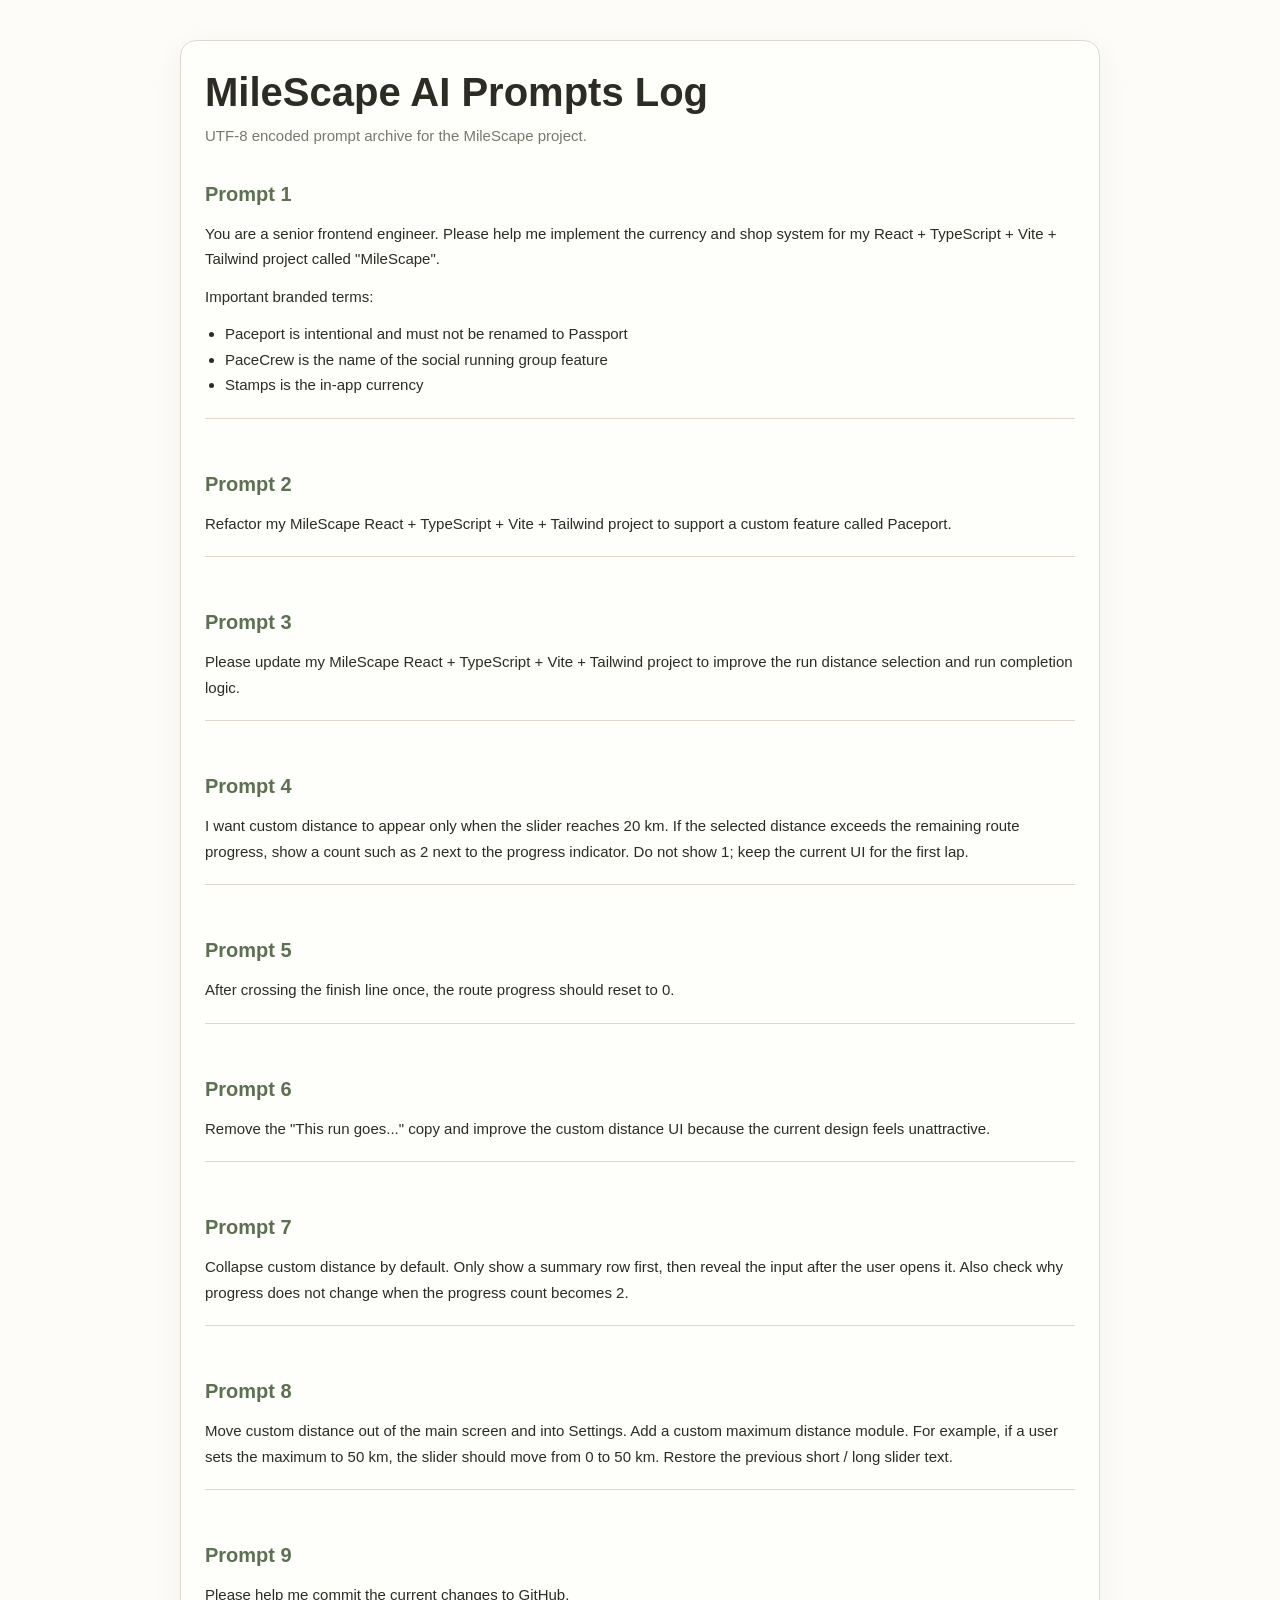
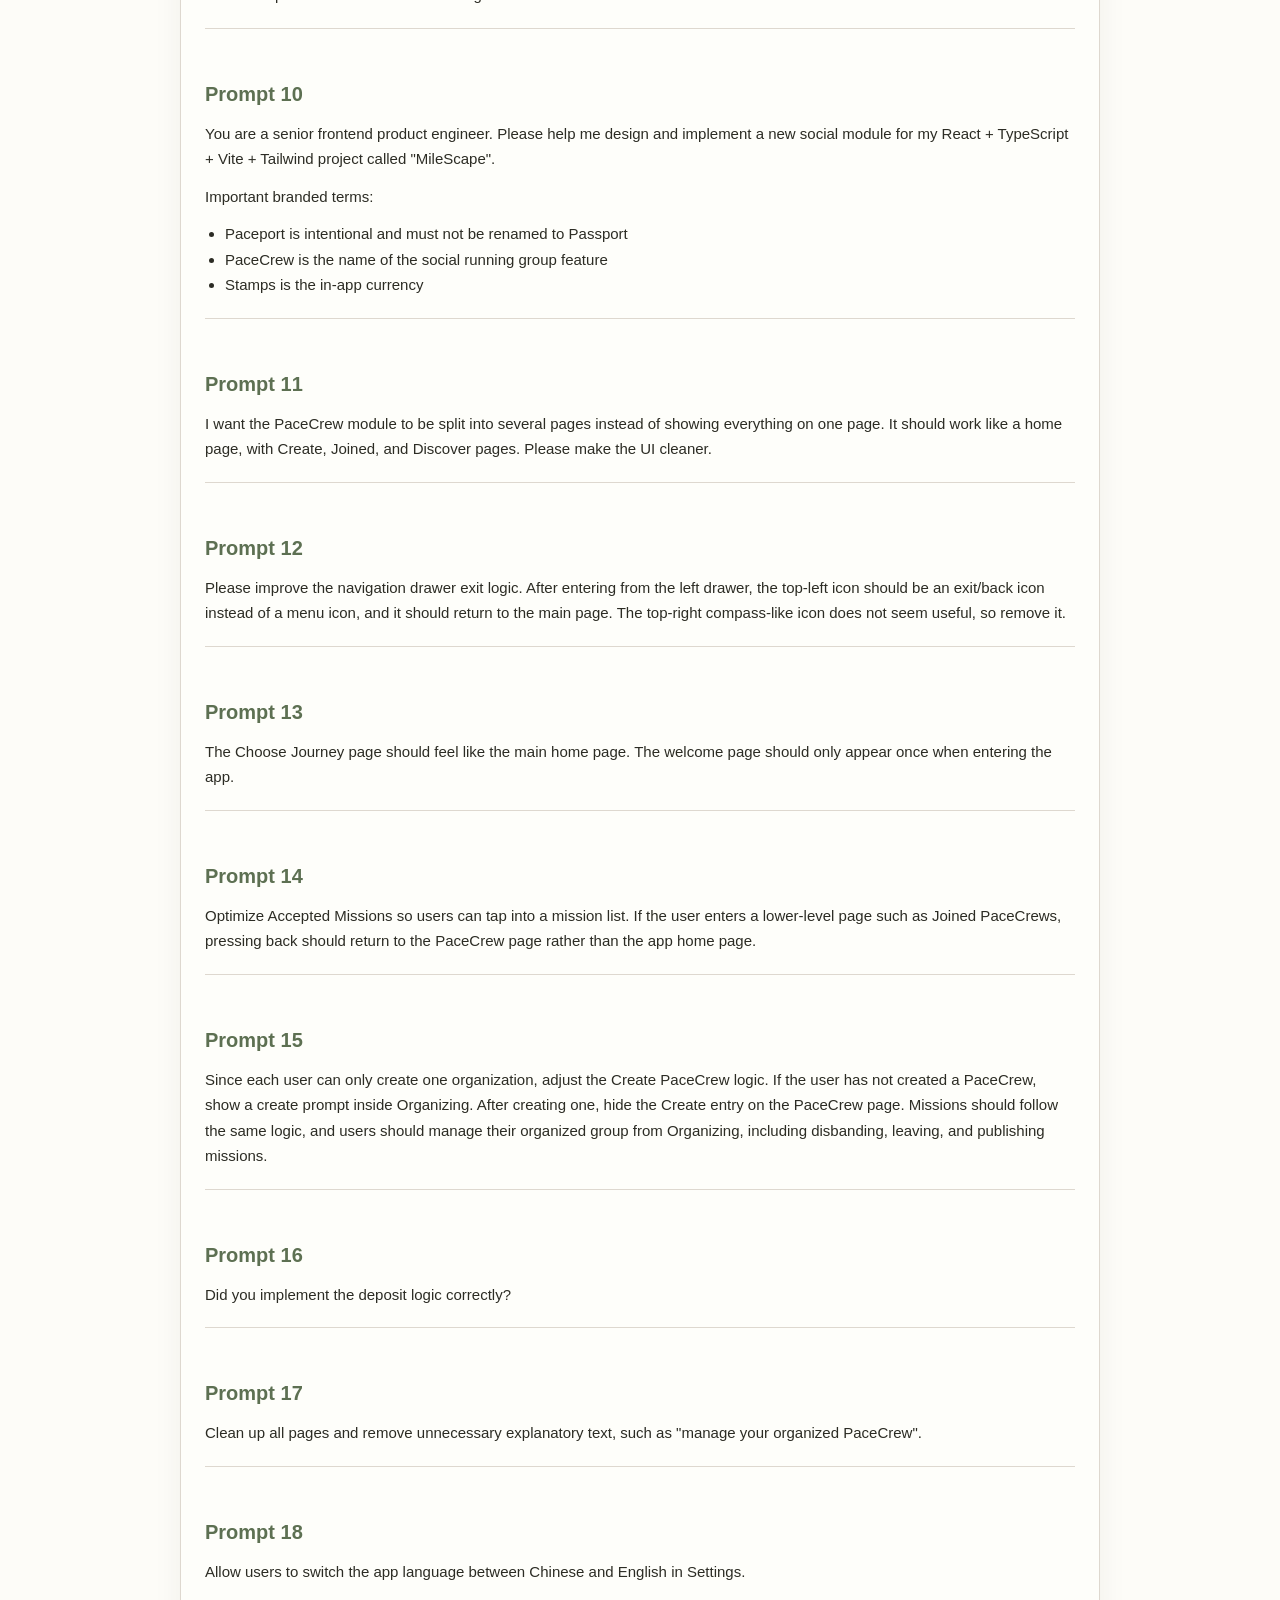
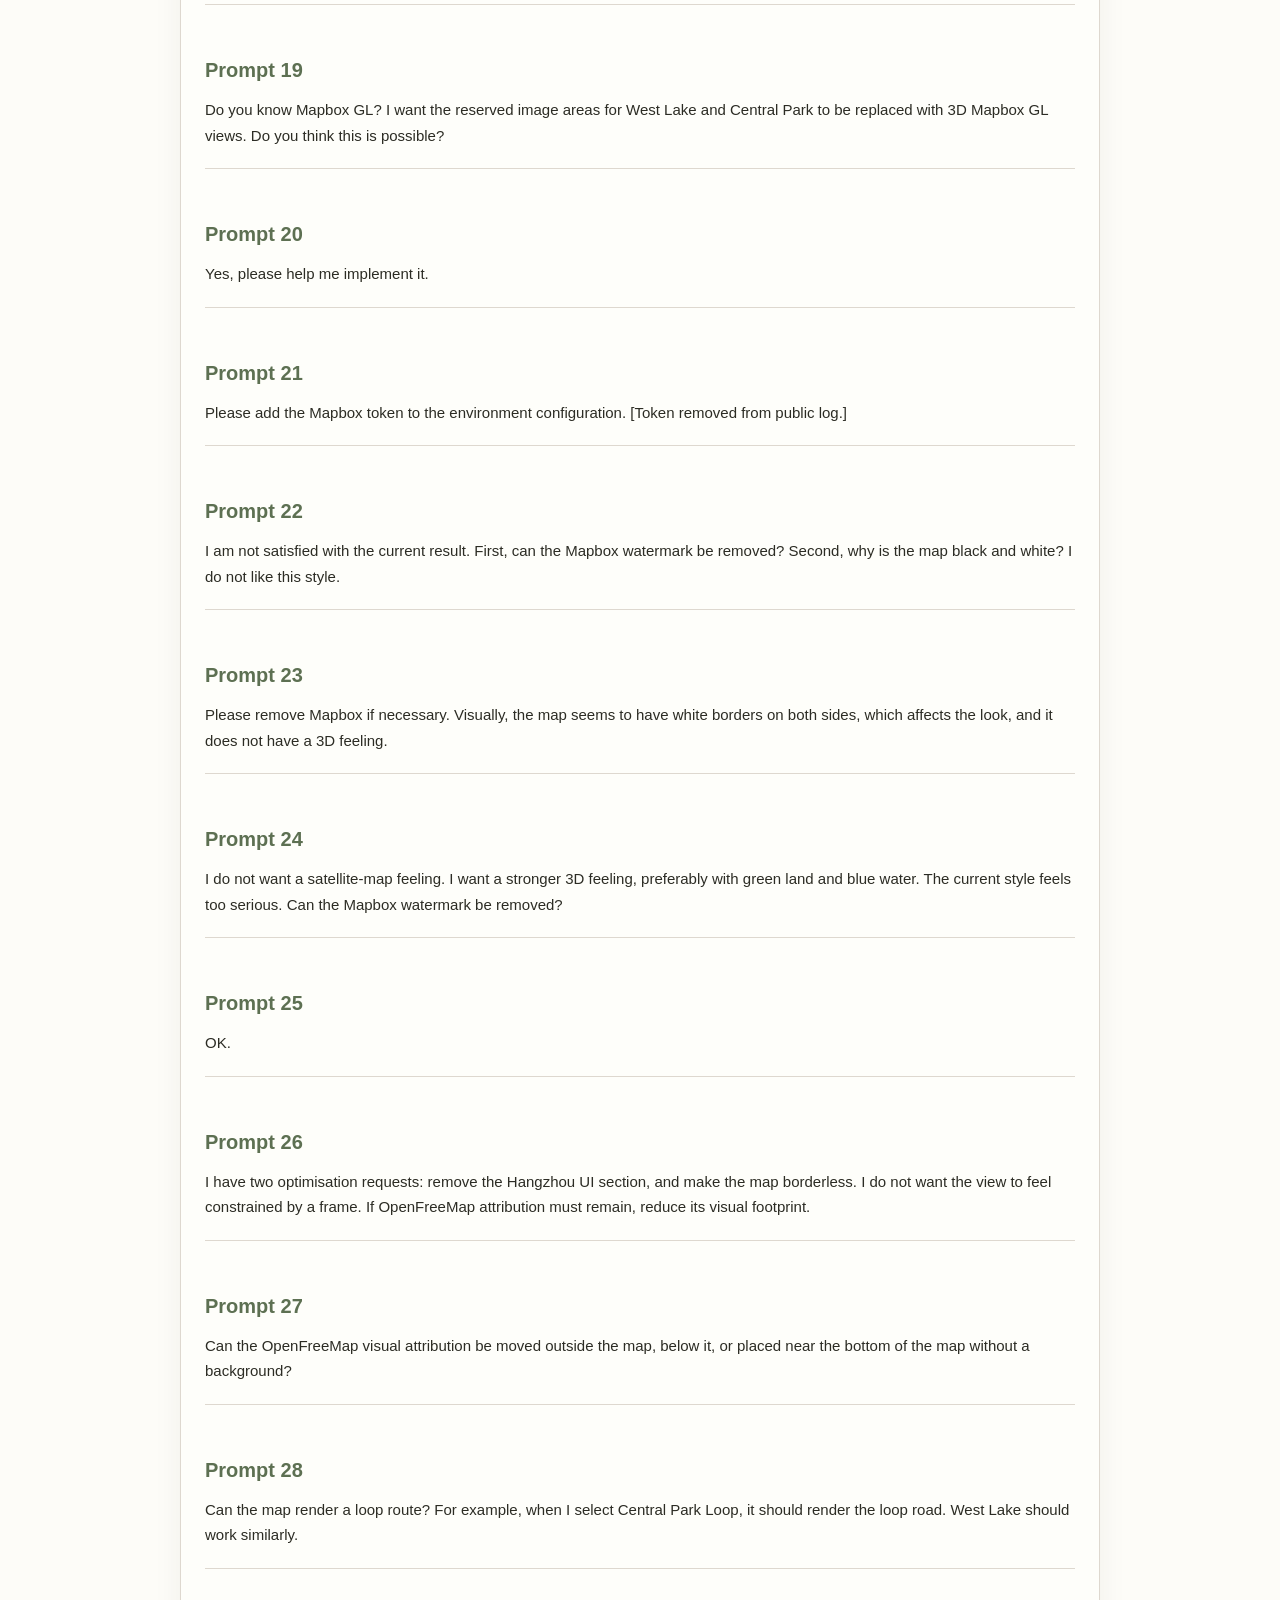
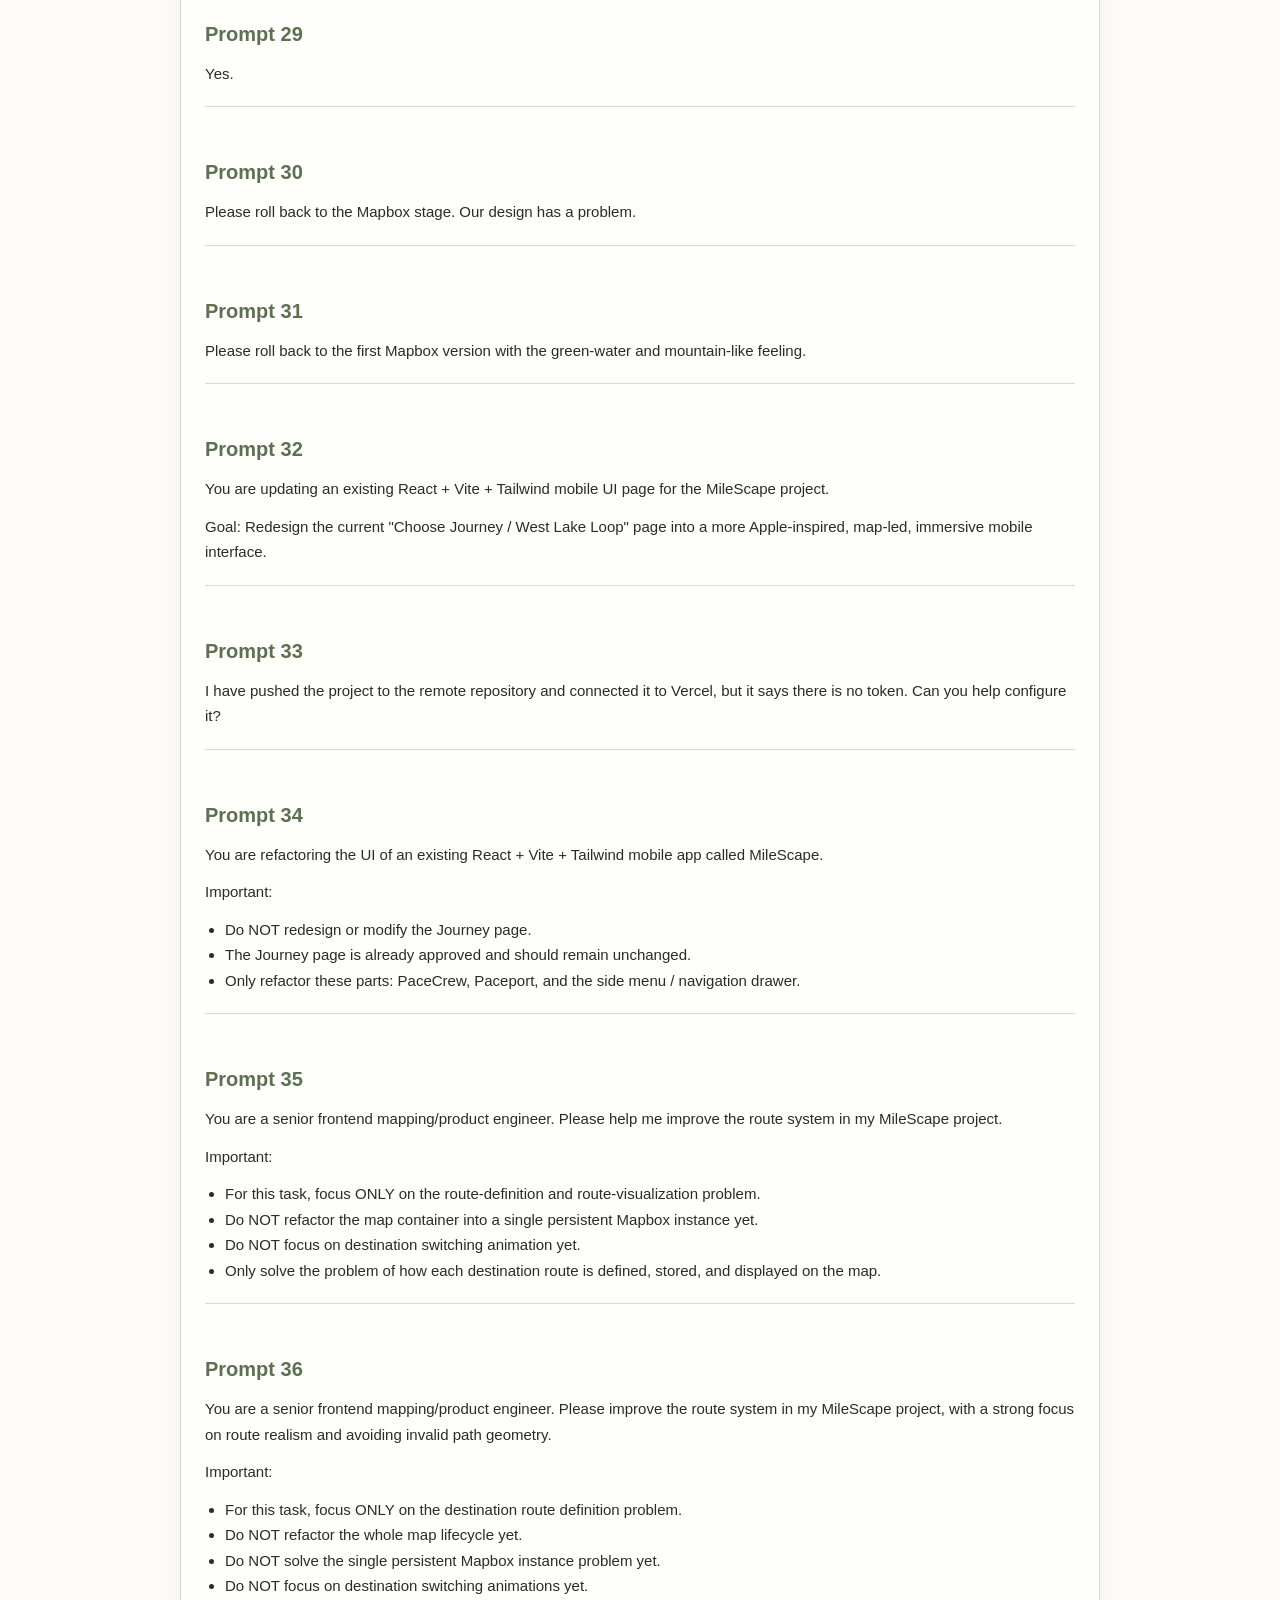
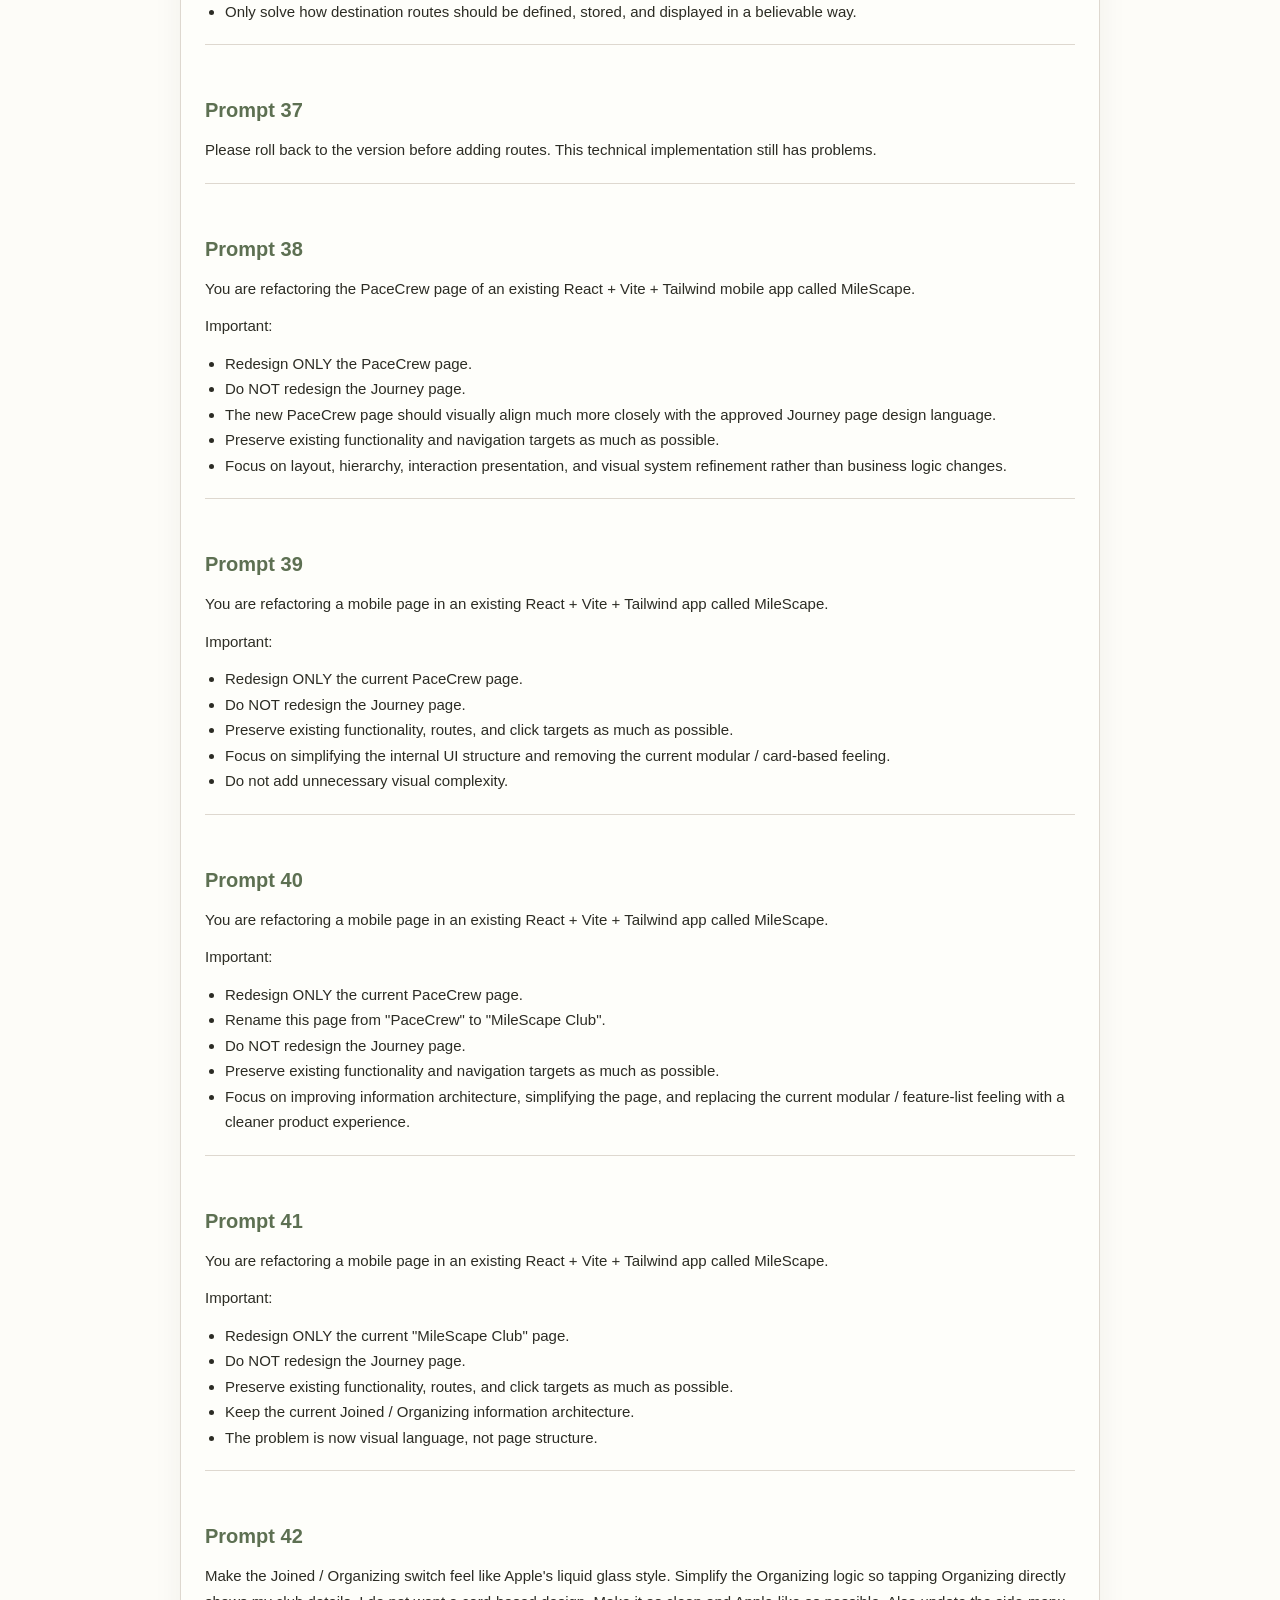
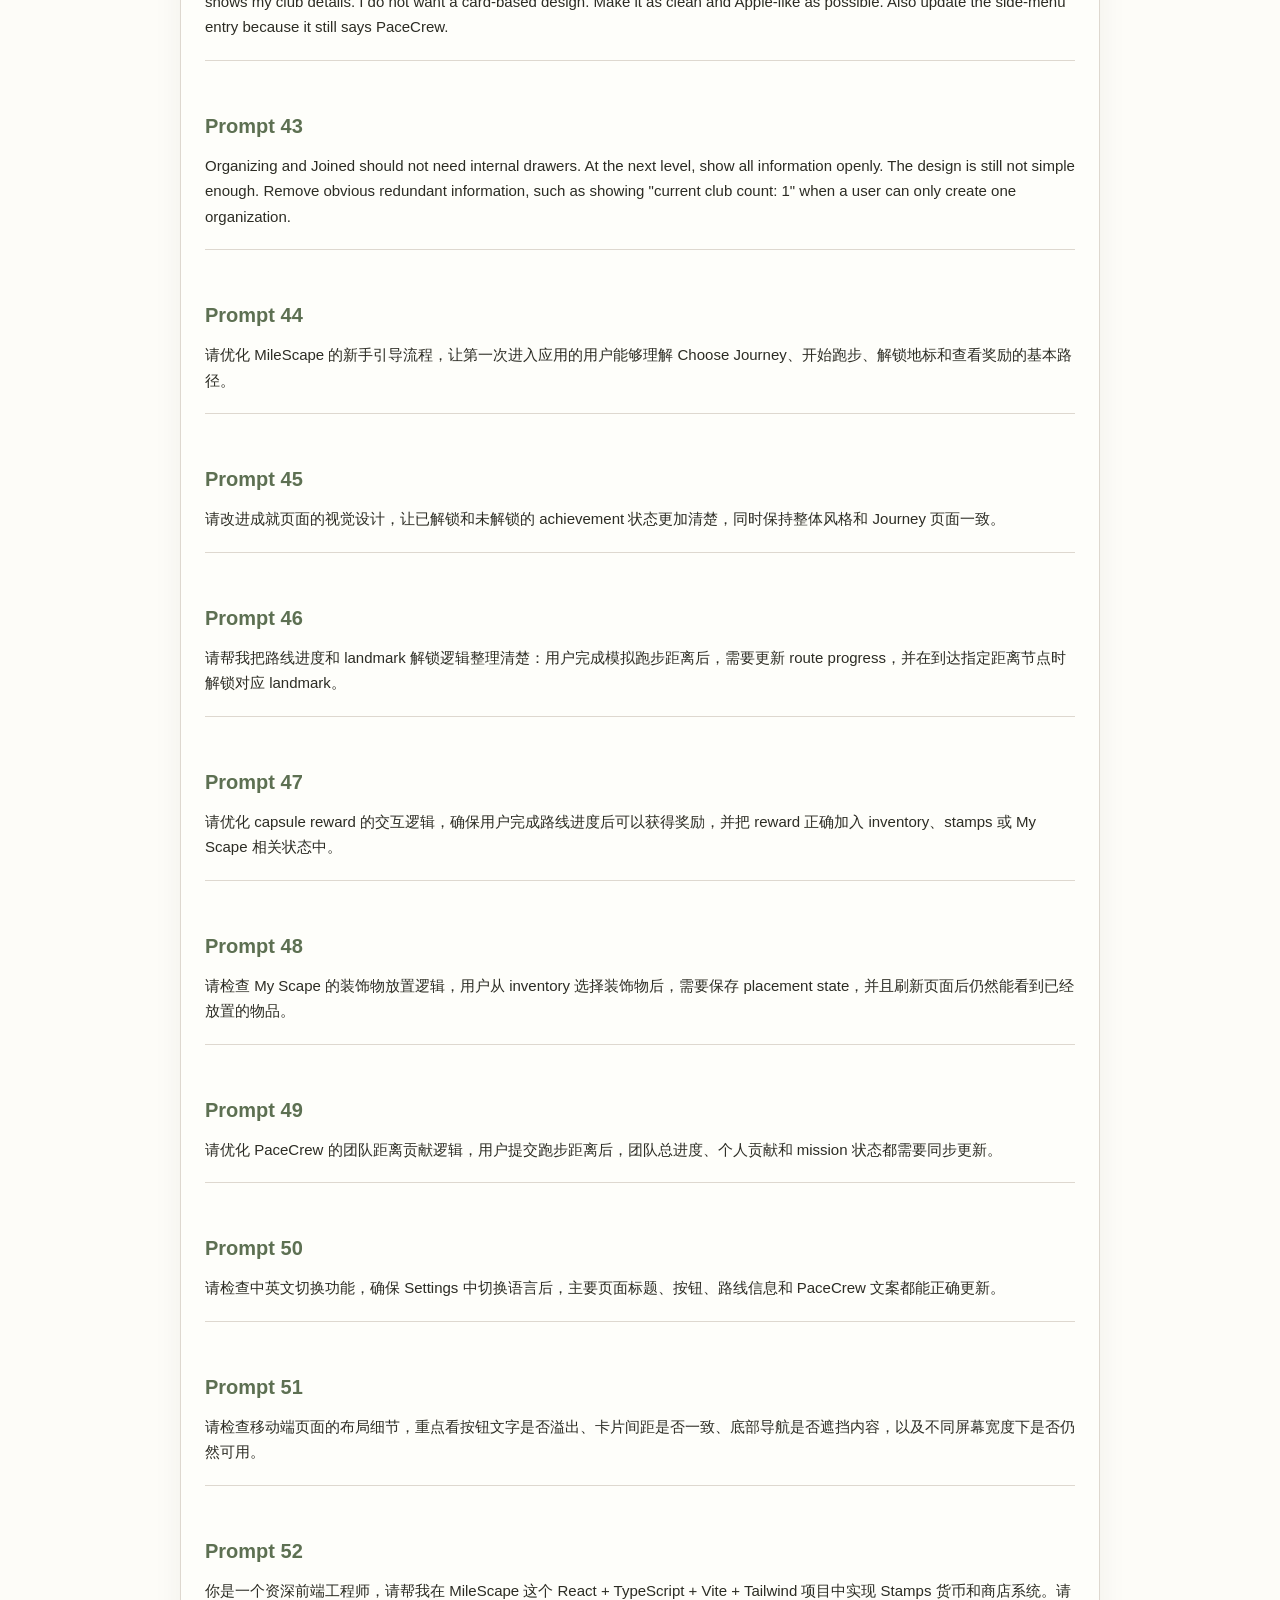
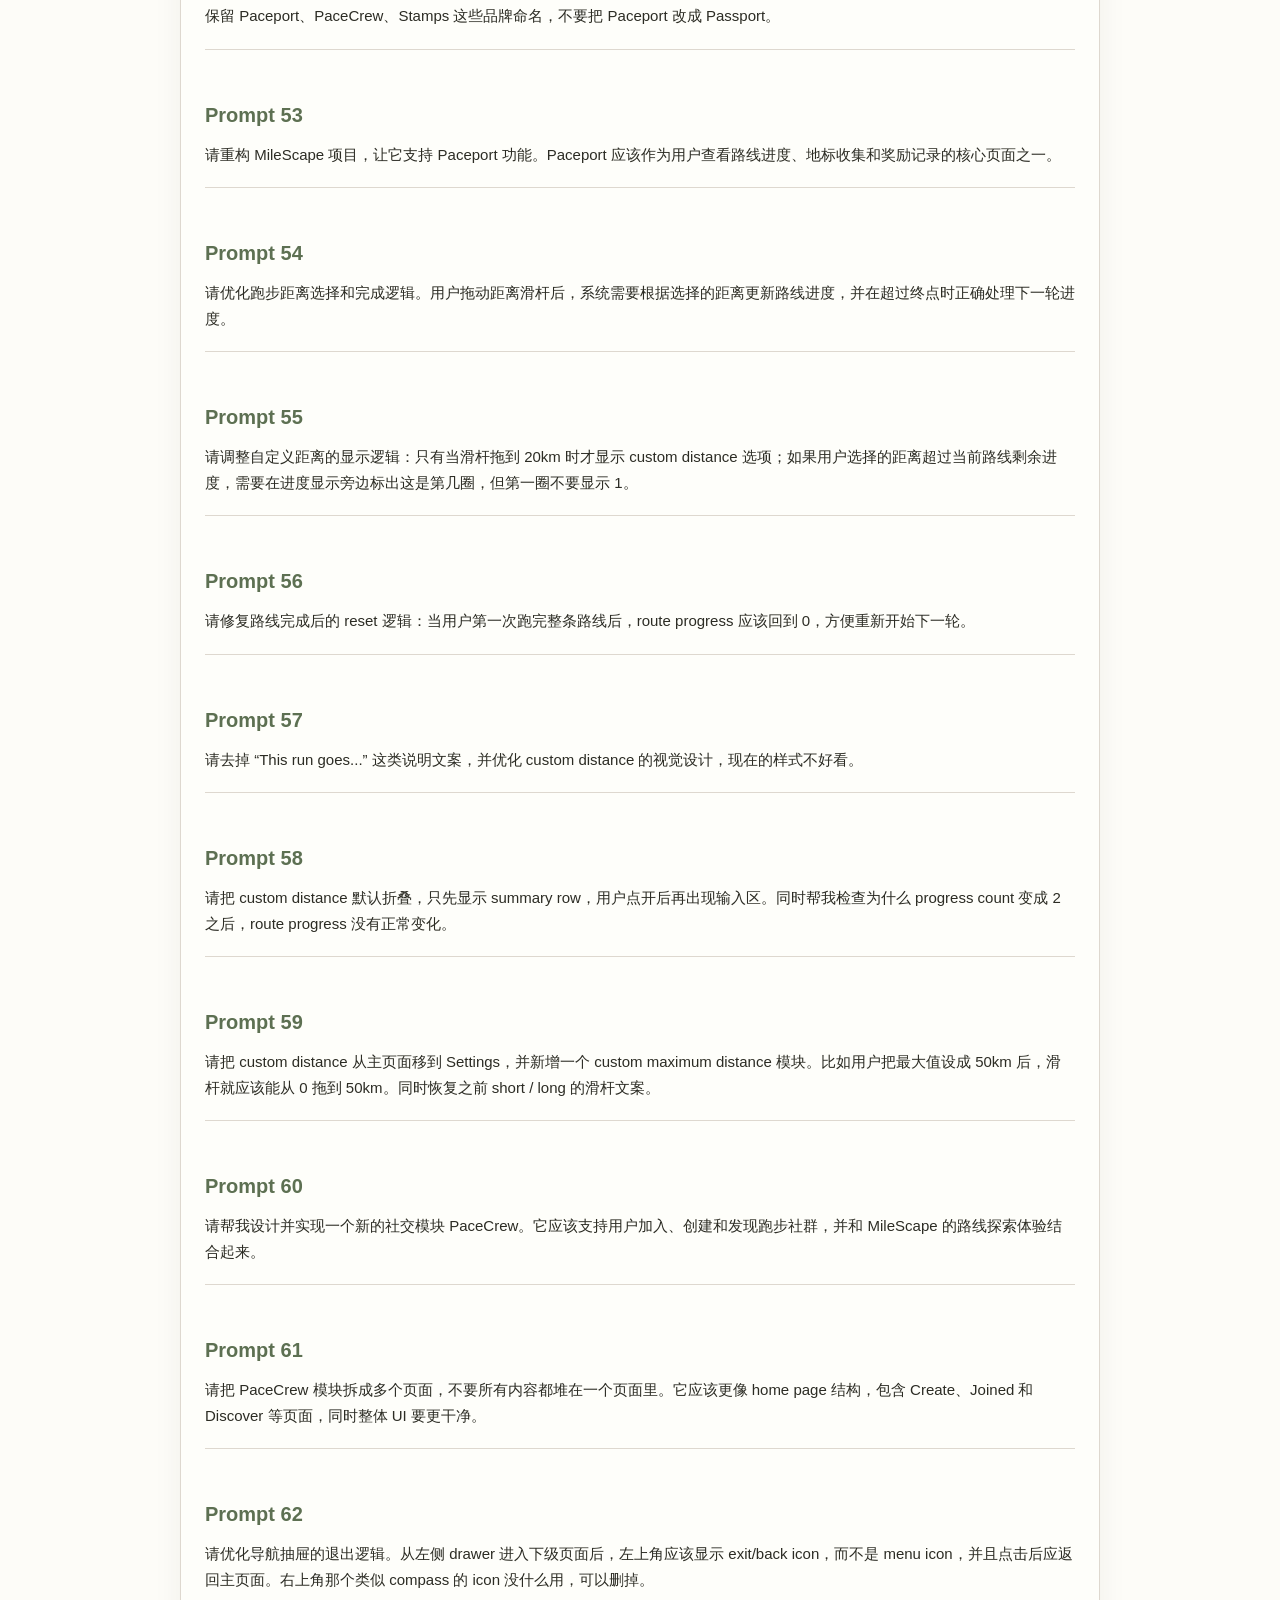
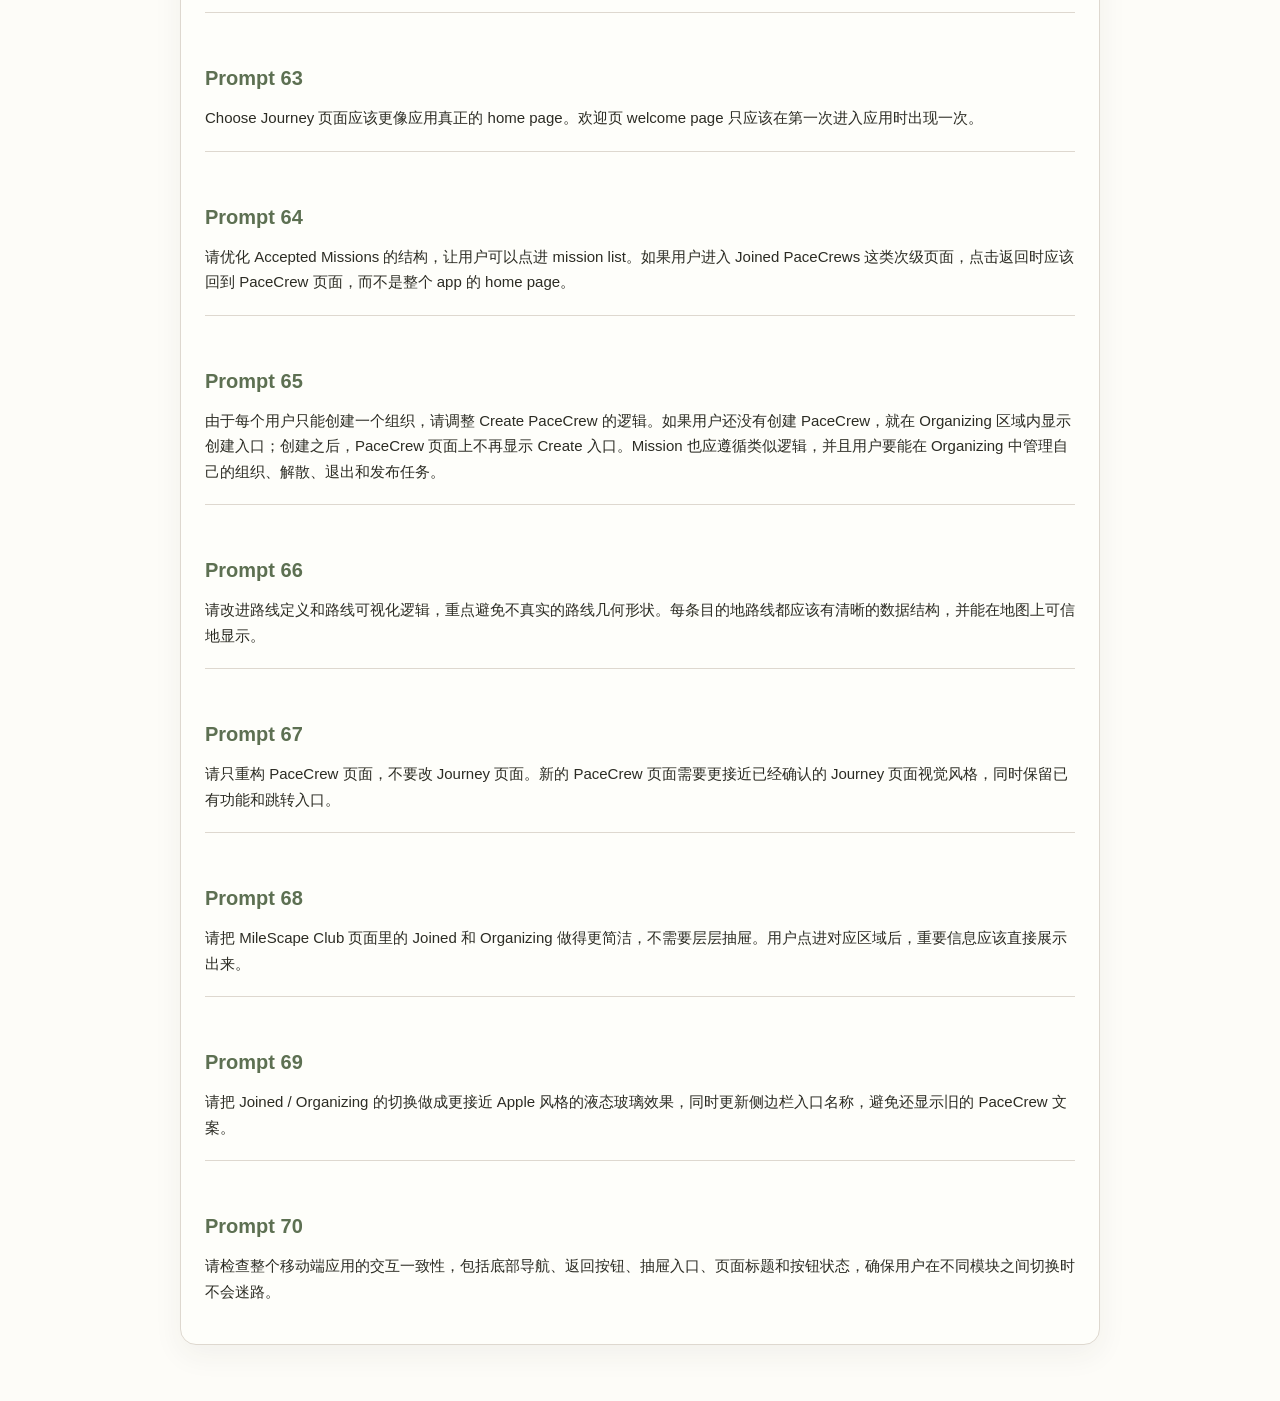
<file: ai-logs/prompts.html>
<!DOCTYPE html>
<html lang="zh-CN">
<head>
    <meta charset="UTF-8">
    <meta name="viewport" content="width=device-width, initial-scale=1.0">
    <title>MileScape AI Prompts Log</title>
    <style>
        :root {
            --background: #fdfcf8;
            --foreground: #2c2c24;
            --muted: #78786c;
            --border: #ded8cf;
            --card: #fefefa;
            --accent: #5d7052;
        }

        * {
            box-sizing: border-box;
        }

        body {
            margin: 0;
            font-family: "Inter", -apple-system, BlinkMacSystemFont, "Segoe UI", sans-serif;
            color: var(--foreground);
            background: var(--background);
            line-height: 1.7;
        }

        .page {
            width: min(920px, calc(100vw - 32px));
            margin: 0 auto;
            padding: 40px 0 56px;
        }

        .card {
            background: var(--card);
            border: 1px solid var(--border);
            border-radius: 16px;
            padding: 28px 24px;
            box-shadow: 0 10px 30px rgba(44, 44, 36, 0.06);
        }

        h1 {
            margin: 0 0 8px;
            font-size: clamp(28px, 4vw, 40px);
            line-height: 1.15;
        }

        .intro {
            margin: 0 0 24px;
            color: var(--muted);
            font-size: 15px;
        }

        h2 {
            margin: 28px 0 10px;
            font-size: 20px;
            color: var(--accent);
        }

        p,
        li {
            font-size: 15px;
        }

        p {
            margin: 0 0 12px;
        }

        ul {
            margin: 0 0 12px 20px;
            padding: 0;
        }

        .prompt + .prompt {
            border-top: 1px solid var(--border);
            margin-top: 20px;
            padding-top: 20px;
        }
    </style>
</head>
<body>
    <main class="page">
        <section class="card">
            <h1>MileScape AI Prompts Log</h1>
            <p class="intro">UTF-8 encoded prompt archive for the MileScape project.</p>

            <article class="prompt">
                <h2>Prompt 1</h2>
                <p>You are a senior frontend engineer. Please help me implement the currency and shop system for my React + TypeScript + Vite + Tailwind project called "MileScape".</p>
                <p>Important branded terms:</p>
                <ul>
                    <li>Paceport is intentional and must not be renamed to Passport</li>
                    <li>PaceCrew is the name of the social running group feature</li>
                    <li>Stamps is the in-app currency</li>
                </ul>
            </article>

            <article class="prompt"><h2>Prompt 2</h2><p>Refactor my MileScape React + TypeScript + Vite + Tailwind project to support a custom feature called Paceport.</p></article>
            <article class="prompt"><h2>Prompt 3</h2><p>Please update my MileScape React + TypeScript + Vite + Tailwind project to improve the run distance selection and run completion logic.</p></article>
            <article class="prompt"><h2>Prompt 4</h2><p>I want custom distance to appear only when the slider reaches 20 km. If the selected distance exceeds the remaining route progress, show a count such as 2 next to the progress indicator. Do not show 1; keep the current UI for the first lap.</p></article>
            <article class="prompt"><h2>Prompt 5</h2><p>After crossing the finish line once, the route progress should reset to 0.</p></article>
            <article class="prompt"><h2>Prompt 6</h2><p>Remove the "This run goes..." copy and improve the custom distance UI because the current design feels unattractive.</p></article>
            <article class="prompt"><h2>Prompt 7</h2><p>Collapse custom distance by default. Only show a summary row first, then reveal the input after the user opens it. Also check why progress does not change when the progress count becomes 2.</p></article>
            <article class="prompt"><h2>Prompt 8</h2><p>Move custom distance out of the main screen and into Settings. Add a custom maximum distance module. For example, if a user sets the maximum to 50 km, the slider should move from 0 to 50 km. Restore the previous short / long slider text.</p></article>
            <article class="prompt"><h2>Prompt 9</h2><p>Please help me commit the current changes to GitHub.</p></article>

            <article class="prompt">
                <h2>Prompt 10</h2>
                <p>You are a senior frontend product engineer. Please help me design and implement a new social module for my React + TypeScript + Vite + Tailwind project called "MileScape".</p>
                <p>Important branded terms:</p>
                <ul>
                    <li>Paceport is intentional and must not be renamed to Passport</li>
                    <li>PaceCrew is the name of the social running group feature</li>
                    <li>Stamps is the in-app currency</li>
                </ul>
            </article>

            <article class="prompt"><h2>Prompt 11</h2><p>I want the PaceCrew module to be split into several pages instead of showing everything on one page. It should work like a home page, with Create, Joined, and Discover pages. Please make the UI cleaner.</p></article>
            <article class="prompt"><h2>Prompt 12</h2><p>Please improve the navigation drawer exit logic. After entering from the left drawer, the top-left icon should be an exit/back icon instead of a menu icon, and it should return to the main page. The top-right compass-like icon does not seem useful, so remove it.</p></article>
            <article class="prompt"><h2>Prompt 13</h2><p>The Choose Journey page should feel like the main home page. The welcome page should only appear once when entering the app.</p></article>
            <article class="prompt"><h2>Prompt 14</h2><p>Optimize Accepted Missions so users can tap into a mission list. If the user enters a lower-level page such as Joined PaceCrews, pressing back should return to the PaceCrew page rather than the app home page.</p></article>
            <article class="prompt"><h2>Prompt 15</h2><p>Since each user can only create one organization, adjust the Create PaceCrew logic. If the user has not created a PaceCrew, show a create prompt inside Organizing. After creating one, hide the Create entry on the PaceCrew page. Missions should follow the same logic, and users should manage their organized group from Organizing, including disbanding, leaving, and publishing missions.</p></article>
            <article class="prompt"><h2>Prompt 16</h2><p>Did you implement the deposit logic correctly?</p></article>
            <article class="prompt"><h2>Prompt 17</h2><p>Clean up all pages and remove unnecessary explanatory text, such as "manage your organized PaceCrew".</p></article>
            <article class="prompt"><h2>Prompt 18</h2><p>Allow users to switch the app language between Chinese and English in Settings.</p></article>
            <article class="prompt"><h2>Prompt 19</h2><p>Do you know Mapbox GL? I want the reserved image areas for West Lake and Central Park to be replaced with 3D Mapbox GL views. Do you think this is possible?</p></article>
            <article class="prompt"><h2>Prompt 20</h2><p>Yes, please help me implement it.</p></article>
            <article class="prompt"><h2>Prompt 21</h2><p>Please add the Mapbox token to the environment configuration. [Token removed from public log.]</p></article>
            <article class="prompt"><h2>Prompt 22</h2><p>I am not satisfied with the current result. First, can the Mapbox watermark be removed? Second, why is the map black and white? I do not like this style.</p></article>
            <article class="prompt"><h2>Prompt 23</h2><p>Please remove Mapbox if necessary. Visually, the map seems to have white borders on both sides, which affects the look, and it does not have a 3D feeling.</p></article>
            <article class="prompt"><h2>Prompt 24</h2><p>I do not want a satellite-map feeling. I want a stronger 3D feeling, preferably with green land and blue water. The current style feels too serious. Can the Mapbox watermark be removed?</p></article>
            <article class="prompt"><h2>Prompt 25</h2><p>OK.</p></article>
            <article class="prompt"><h2>Prompt 26</h2><p>I have two optimisation requests: remove the Hangzhou UI section, and make the map borderless. I do not want the view to feel constrained by a frame. If OpenFreeMap attribution must remain, reduce its visual footprint.</p></article>
            <article class="prompt"><h2>Prompt 27</h2><p>Can the OpenFreeMap visual attribution be moved outside the map, below it, or placed near the bottom of the map without a background?</p></article>
            <article class="prompt"><h2>Prompt 28</h2><p>Can the map render a loop route? For example, when I select Central Park Loop, it should render the loop road. West Lake should work similarly.</p></article>
            <article class="prompt"><h2>Prompt 29</h2><p>Yes.</p></article>
            <article class="prompt"><h2>Prompt 30</h2><p>Please roll back to the Mapbox stage. Our design has a problem.</p></article>
            <article class="prompt"><h2>Prompt 31</h2><p>Please roll back to the first Mapbox version with the green-water and mountain-like feeling.</p></article>

            <article class="prompt">
                <h2>Prompt 32</h2>
                <p>You are updating an existing React + Vite + Tailwind mobile UI page for the MileScape project.</p>
                <p>Goal: Redesign the current "Choose Journey / West Lake Loop" page into a more Apple-inspired, map-led, immersive mobile interface.</p>
            </article>

            <article class="prompt"><h2>Prompt 33</h2><p>I have pushed the project to the remote repository and connected it to Vercel, but it says there is no token. Can you help configure it?</p></article>

            <article class="prompt">
                <h2>Prompt 34</h2>
                <p>You are refactoring the UI of an existing React + Vite + Tailwind mobile app called MileScape.</p>
                <p>Important:</p>
                <ul>
                    <li>Do NOT redesign or modify the Journey page.</li>
                    <li>The Journey page is already approved and should remain unchanged.</li>
                    <li>Only refactor these parts: PaceCrew, Paceport, and the side menu / navigation drawer.</li>
                </ul>
            </article>

            <article class="prompt">
                <h2>Prompt 35</h2>
                <p>You are a senior frontend mapping/product engineer. Please help me improve the route system in my MileScape project.</p>
                <p>Important:</p>
                <ul>
                    <li>For this task, focus ONLY on the route-definition and route-visualization problem.</li>
                    <li>Do NOT refactor the map container into a single persistent Mapbox instance yet.</li>
                    <li>Do NOT focus on destination switching animation yet.</li>
                    <li>Only solve the problem of how each destination route is defined, stored, and displayed on the map.</li>
                </ul>
            </article>

            <article class="prompt">
                <h2>Prompt 36</h2>
                <p>You are a senior frontend mapping/product engineer. Please improve the route system in my MileScape project, with a strong focus on route realism and avoiding invalid path geometry.</p>
                <p>Important:</p>
                <ul>
                    <li>For this task, focus ONLY on the destination route definition problem.</li>
                    <li>Do NOT refactor the whole map lifecycle yet.</li>
                    <li>Do NOT solve the single persistent Mapbox instance problem yet.</li>
                    <li>Do NOT focus on destination switching animations yet.</li>
                    <li>Only solve how destination routes should be defined, stored, and displayed in a believable way.</li>
                </ul>
            </article>

            <article class="prompt"><h2>Prompt 37</h2><p>Please roll back to the version before adding routes. This technical implementation still has problems.</p></article>

            <article class="prompt">
                <h2>Prompt 38</h2>
                <p>You are refactoring the PaceCrew page of an existing React + Vite + Tailwind mobile app called MileScape.</p>
                <p>Important:</p>
                <ul>
                    <li>Redesign ONLY the PaceCrew page.</li>
                    <li>Do NOT redesign the Journey page.</li>
                    <li>The new PaceCrew page should visually align much more closely with the approved Journey page design language.</li>
                    <li>Preserve existing functionality and navigation targets as much as possible.</li>
                    <li>Focus on layout, hierarchy, interaction presentation, and visual system refinement rather than business logic changes.</li>
                </ul>
            </article>

            <article class="prompt">
                <h2>Prompt 39</h2>
                <p>You are refactoring a mobile page in an existing React + Vite + Tailwind app called MileScape.</p>
                <p>Important:</p>
                <ul>
                    <li>Redesign ONLY the current PaceCrew page.</li>
                    <li>Do NOT redesign the Journey page.</li>
                    <li>Preserve existing functionality, routes, and click targets as much as possible.</li>
                    <li>Focus on simplifying the internal UI structure and removing the current modular / card-based feeling.</li>
                    <li>Do not add unnecessary visual complexity.</li>
                </ul>
            </article>

            <article class="prompt">
                <h2>Prompt 40</h2>
                <p>You are refactoring a mobile page in an existing React + Vite + Tailwind app called MileScape.</p>
                <p>Important:</p>
                <ul>
                    <li>Redesign ONLY the current PaceCrew page.</li>
                    <li>Rename this page from "PaceCrew" to "MileScape Club".</li>
                    <li>Do NOT redesign the Journey page.</li>
                    <li>Preserve existing functionality and navigation targets as much as possible.</li>
                    <li>Focus on improving information architecture, simplifying the page, and replacing the current modular / feature-list feeling with a cleaner product experience.</li>
                </ul>
            </article>

            <article class="prompt">
                <h2>Prompt 41</h2>
                <p>You are refactoring a mobile page in an existing React + Vite + Tailwind app called MileScape.</p>
                <p>Important:</p>
                <ul>
                    <li>Redesign ONLY the current "MileScape Club" page.</li>
                    <li>Do NOT redesign the Journey page.</li>
                    <li>Preserve existing functionality, routes, and click targets as much as possible.</li>
                    <li>Keep the current Joined / Organizing information architecture.</li>
                    <li>The problem is now visual language, not page structure.</li>
                </ul>
            </article>

            <article class="prompt"><h2>Prompt 42</h2><p>Make the Joined / Organizing switch feel like Apple's liquid glass style. Simplify the Organizing logic so tapping Organizing directly shows my club details. I do not want a card-based design. Make it as clean and Apple-like as possible. Also update the side-menu entry because it still says PaceCrew.</p></article>
            <article class="prompt"><h2>Prompt 43</h2><p>Organizing and Joined should not need internal drawers. At the next level, show all information openly. The design is still not simple enough. Remove obvious redundant information, such as showing "current club count: 1" when a user can only create one organization.</p></article>
            <article class="prompt"><h2>Prompt 44</h2><p>请优化 MileScape 的新手引导流程，让第一次进入应用的用户能够理解 Choose Journey、开始跑步、解锁地标和查看奖励的基本路径。</p></article>
            <article class="prompt"><h2>Prompt 45</h2><p>请改进成就页面的视觉设计，让已解锁和未解锁的 achievement 状态更加清楚，同时保持整体风格和 Journey 页面一致。</p></article>
            <article class="prompt"><h2>Prompt 46</h2><p>请帮我把路线进度和 landmark 解锁逻辑整理清楚：用户完成模拟跑步距离后，需要更新 route progress，并在到达指定距离节点时解锁对应 landmark。</p></article>
            <article class="prompt"><h2>Prompt 47</h2><p>请优化 capsule reward 的交互逻辑，确保用户完成路线进度后可以获得奖励，并把 reward 正确加入 inventory、stamps 或 My Scape 相关状态中。</p></article>
            <article class="prompt"><h2>Prompt 48</h2><p>请检查 My Scape 的装饰物放置逻辑，用户从 inventory 选择装饰物后，需要保存 placement state，并且刷新页面后仍然能看到已经放置的物品。</p></article>
            <article class="prompt"><h2>Prompt 49</h2><p>请优化 PaceCrew 的团队距离贡献逻辑，用户提交跑步距离后，团队总进度、个人贡献和 mission 状态都需要同步更新。</p></article>
            <article class="prompt"><h2>Prompt 50</h2><p>请检查中英文切换功能，确保 Settings 中切换语言后，主要页面标题、按钮、路线信息和 PaceCrew 文案都能正确更新。</p></article>
            <article class="prompt"><h2>Prompt 51</h2><p>请检查移动端页面的布局细节，重点看按钮文字是否溢出、卡片间距是否一致、底部导航是否遮挡内容，以及不同屏幕宽度下是否仍然可用。</p></article>
            <article class="prompt"><h2>Prompt 52</h2><p>你是一个资深前端工程师，请帮我在 MileScape 这个 React + TypeScript + Vite + Tailwind 项目中实现 Stamps 货币和商店系统。请保留 Paceport、PaceCrew、Stamps 这些品牌命名，不要把 Paceport 改成 Passport。</p></article>
            <article class="prompt"><h2>Prompt 53</h2><p>请重构 MileScape 项目，让它支持 Paceport 功能。Paceport 应该作为用户查看路线进度、地标收集和奖励记录的核心页面之一。</p></article>
            <article class="prompt"><h2>Prompt 54</h2><p>请优化跑步距离选择和完成逻辑。用户拖动距离滑杆后，系统需要根据选择的距离更新路线进度，并在超过终点时正确处理下一轮进度。</p></article>
            <article class="prompt"><h2>Prompt 55</h2><p>请调整自定义距离的显示逻辑：只有当滑杆拖到 20km 时才显示 custom distance 选项；如果用户选择的距离超过当前路线剩余进度，需要在进度显示旁边标出这是第几圈，但第一圈不要显示 1。</p></article>
            <article class="prompt"><h2>Prompt 56</h2><p>请修复路线完成后的 reset 逻辑：当用户第一次跑完整条路线后，route progress 应该回到 0，方便重新开始下一轮。</p></article>
            <article class="prompt"><h2>Prompt 57</h2><p>请去掉 “This run goes...” 这类说明文案，并优化 custom distance 的视觉设计，现在的样式不好看。</p></article>
            <article class="prompt"><h2>Prompt 58</h2><p>请把 custom distance 默认折叠，只先显示 summary row，用户点开后再出现输入区。同时帮我检查为什么 progress count 变成 2 之后，route progress 没有正常变化。</p></article>
            <article class="prompt"><h2>Prompt 59</h2><p>请把 custom distance 从主页面移到 Settings，并新增一个 custom maximum distance 模块。比如用户把最大值设成 50km 后，滑杆就应该能从 0 拖到 50km。同时恢复之前 short / long 的滑杆文案。</p></article>
            <article class="prompt"><h2>Prompt 60</h2><p>请帮我设计并实现一个新的社交模块 PaceCrew。它应该支持用户加入、创建和发现跑步社群，并和 MileScape 的路线探索体验结合起来。</p></article>
            <article class="prompt"><h2>Prompt 61</h2><p>请把 PaceCrew 模块拆成多个页面，不要所有内容都堆在一个页面里。它应该更像 home page 结构，包含 Create、Joined 和 Discover 等页面，同时整体 UI 要更干净。</p></article>
            <article class="prompt"><h2>Prompt 62</h2><p>请优化导航抽屉的退出逻辑。从左侧 drawer 进入下级页面后，左上角应该显示 exit/back icon，而不是 menu icon，并且点击后应返回主页面。右上角那个类似 compass 的 icon 没什么用，可以删掉。</p></article>
            <article class="prompt"><h2>Prompt 63</h2><p>Choose Journey 页面应该更像应用真正的 home page。欢迎页 welcome page 只应该在第一次进入应用时出现一次。</p></article>
            <article class="prompt"><h2>Prompt 64</h2><p>请优化 Accepted Missions 的结构，让用户可以点进 mission list。如果用户进入 Joined PaceCrews 这类次级页面，点击返回时应该回到 PaceCrew 页面，而不是整个 app 的 home page。</p></article>
            <article class="prompt"><h2>Prompt 65</h2><p>由于每个用户只能创建一个组织，请调整 Create PaceCrew 的逻辑。如果用户还没有创建 PaceCrew，就在 Organizing 区域内显示创建入口；创建之后，PaceCrew 页面上不再显示 Create 入口。Mission 也应遵循类似逻辑，并且用户要能在 Organizing 中管理自己的组织、解散、退出和发布任务。</p></article>
            <article class="prompt"><h2>Prompt 66</h2><p>请改进路线定义和路线可视化逻辑，重点避免不真实的路线几何形状。每条目的地路线都应该有清晰的数据结构，并能在地图上可信地显示。</p></article>
            <article class="prompt"><h2>Prompt 67</h2><p>请只重构 PaceCrew 页面，不要改 Journey 页面。新的 PaceCrew 页面需要更接近已经确认的 Journey 页面视觉风格，同时保留已有功能和跳转入口。</p></article>
            <article class="prompt"><h2>Prompt 68</h2><p>请把 MileScape Club 页面里的 Joined 和 Organizing 做得更简洁，不需要层层抽屉。用户点进对应区域后，重要信息应该直接展示出来。</p></article>
            <article class="prompt"><h2>Prompt 69</h2><p>请把 Joined / Organizing 的切换做成更接近 Apple 风格的液态玻璃效果，同时更新侧边栏入口名称，避免还显示旧的 PaceCrew 文案。</p></article>
            <article class="prompt"><h2>Prompt 70</h2><p>请检查整个移动端应用的交互一致性，包括底部导航、返回按钮、抽屉入口、页面标题和按钮状态，确保用户在不同模块之间切换时不会迷路。</p></article>
        </section>
    </main>
</body>
</html>
</file>
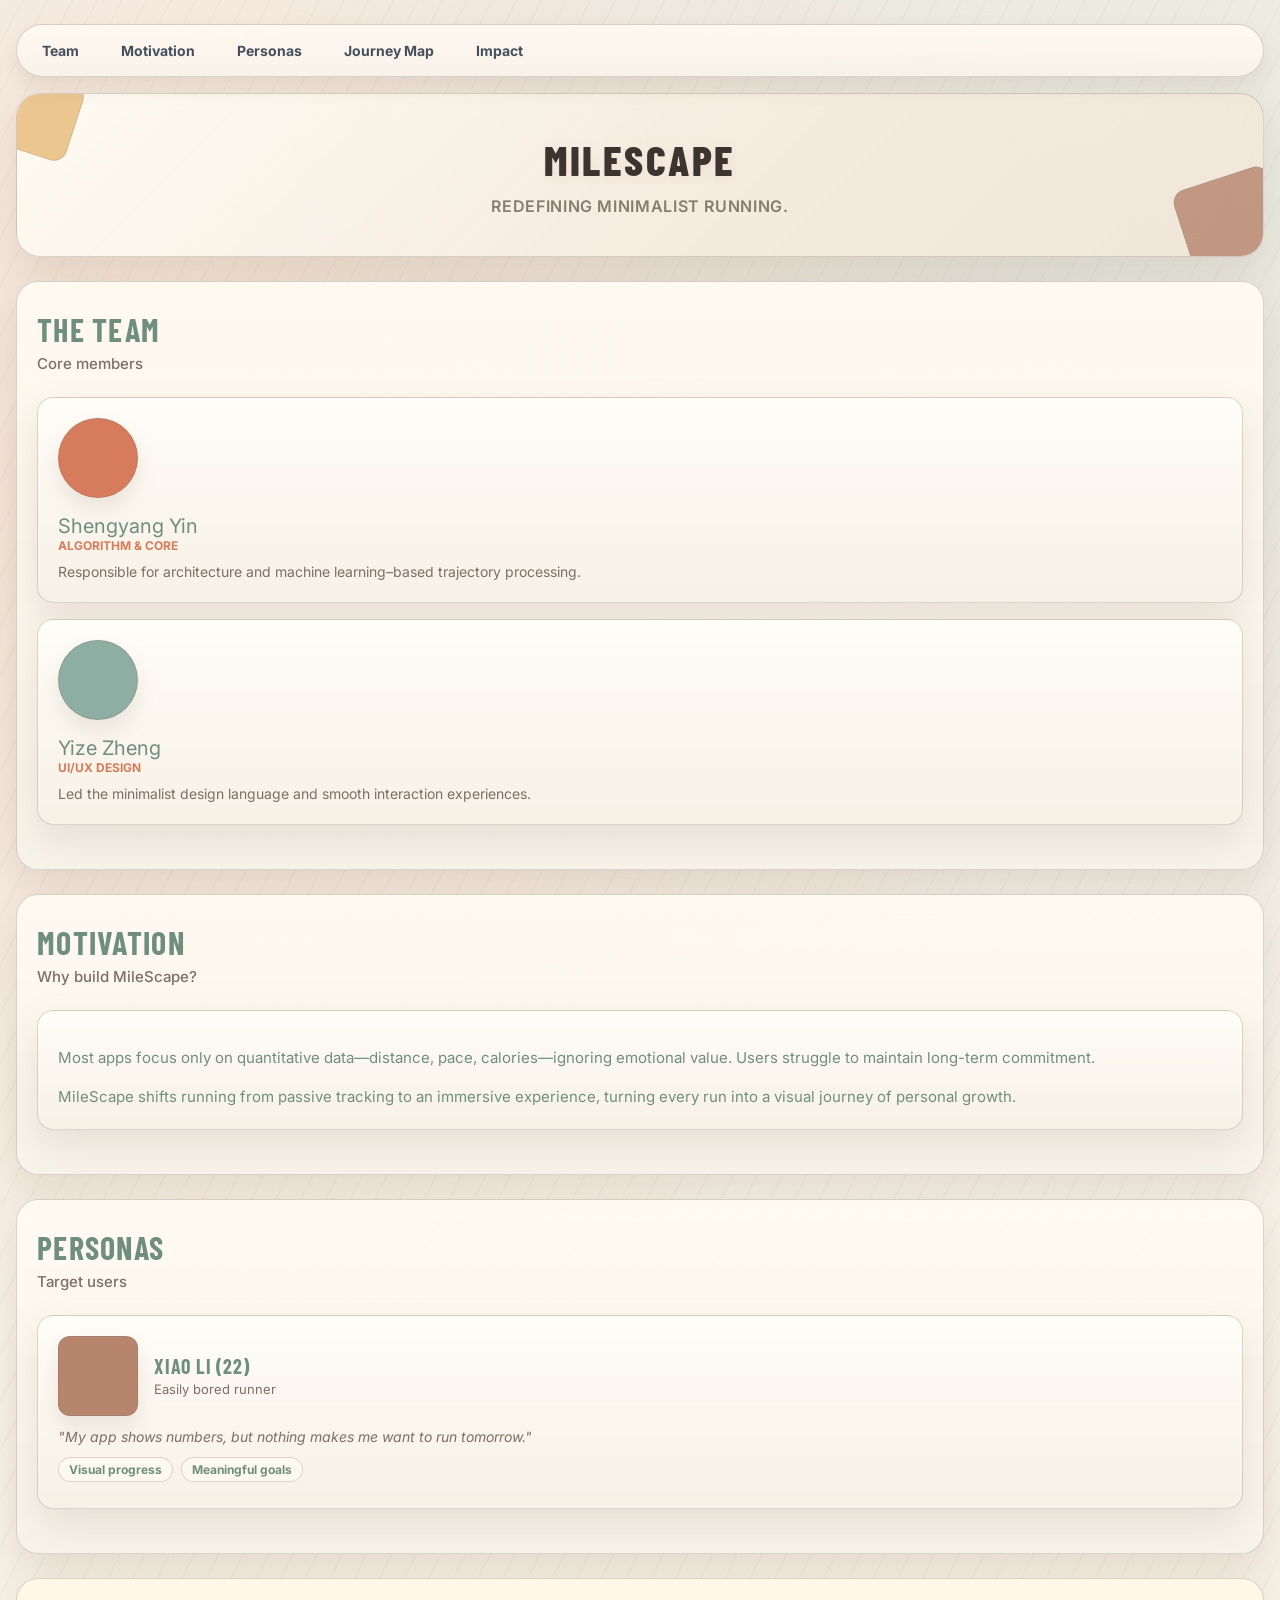
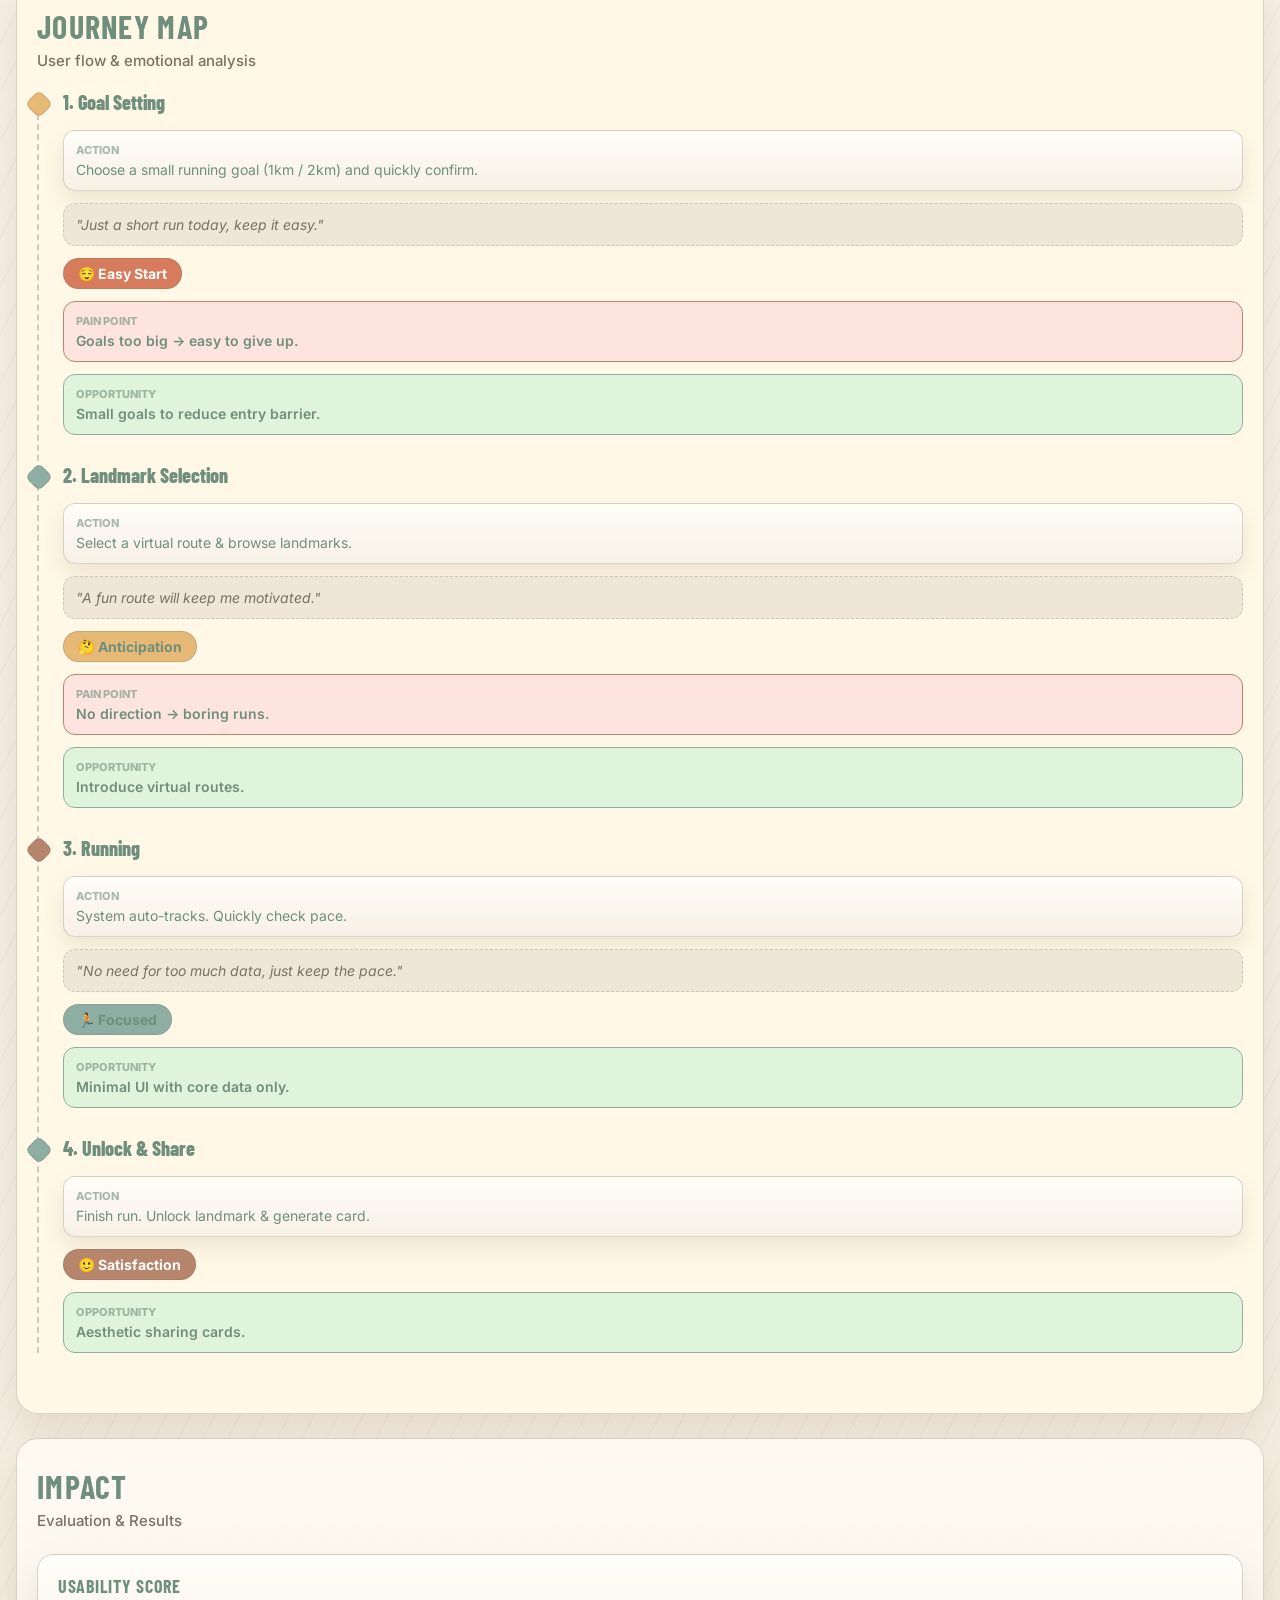
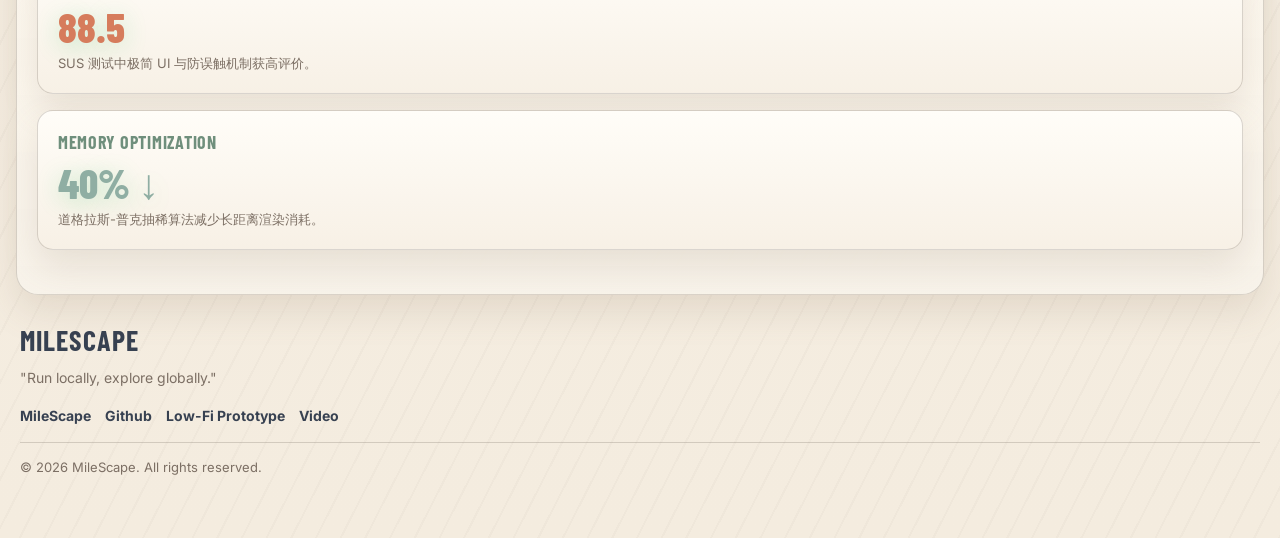
<file: mobile/mobile.html>
<!DOCTYPE html>
<html lang="zh-CN">
<head>
    <meta charset="UTF-8">
    <meta name="viewport" content="width=device-width, initial-scale=1.0, maximum-scale=1.0, user-scalable=no">
    <title>MileScape - Mobile Portfolio</title>
    <style>
        @import url("https://fonts.googleapis.com/css2?family=Barlow+Condensed:wght@600;700;800&family=Inter:wght@400;500;600;700&display=swap");

        :root {
            /* 保持 Playful Geometric 的色彩与系统 */
            --background: #f8f3ea;
            --foreground: #6f8f7c;
            --text-primary: #374151;
            --muted: #efe6d8;
            --muted-foreground: #7c6f64;
            --accent: #d67c5c;
            --accent-foreground: #ffffff;
            --secondary: #b7846c;
            --tertiary: #e7b977;
            --quaternary: #8faea3;
            --border: #d9cbbb;
            --card: #fffaf2;

            --radius-sm: 6px;
            --radius-md: 14px;
            --radius-lg: 22px;
            --radius-full: 9999px;

            --line: 1px solid rgba(124, 111, 100, 0.28);
            /* 针对移动端缩小了阴影偏移量以节省屏幕空间 */
            --hard-shadow: 0 16px 36px rgba(135, 110, 86, 0.16);
            --hard-shadow-sm: 0 10px 20px rgba(135, 110, 86, 0.14);
            --bounce: cubic-bezier(0.2, 0.8, 0.2, 1);
        }

        * {
            box-sizing: border-box;
            -webkit-tap-highlight-color: transparent; /* 移除手机点击的高亮蓝块 */
        }

        html, body {
            overflow-x: hidden; /* 严防横向滚动条 */
            scroll-behavior: smooth;
        }

        body {
            margin: 0;
            padding: 16px 16px 60px;
            color: var(--foreground);
            font-family: "Inter", -apple-system, BlinkMacSystemFont, sans-serif;
            display: flex;
            flex-direction: column;
            gap: 24px; /* 减小模块间距 */
            background-color: var(--background);
            background-image:
                    radial-gradient(circle at 18% 12%, rgba(214, 124, 92, 0.16) 0, rgba(214, 124, 92, 0) 26%),
                    radial-gradient(circle at 82% 8%, rgba(143, 174, 163, 0.18) 0, rgba(143, 174, 163, 0) 24%),
                    repeating-linear-gradient(-63deg, rgba(124, 111, 100, 0.04) 0, rgba(124, 111, 100, 0.04) 2px, transparent 2px, transparent 22px),
                    linear-gradient(180deg, #f8f3ea 0%, #f6efe4 60%, #f4ecdf 100%);
            background-size: 100% 100%;
        }

        h1, h2, h3 {
            font-family: "Barlow Condensed", sans-serif;
            letter-spacing: 0.04em;
            text-transform: uppercase;
            margin: 0;
        }

        /* ================= 移动端导航栏 ================= */
        .mobile-nav {
            position: sticky;
            top: 8px;
            z-index: 100;
            display: flex;
            gap: 8px;
            padding: 8px;
            border-radius: 999px;
            border: var(--line);
            box-shadow: var(--hard-shadow-sm);
            background: linear-gradient(180deg, rgba(255, 250, 242, 0.92) 0%, rgba(248, 243, 234, 0.9) 100%);
            backdrop-filter: blur(10px);
            -webkit-backdrop-filter: blur(10px);
            overflow-x: auto;
            /* 隐藏滚动条但保留滑动功能 */
            scrollbar-width: none;
            -ms-overflow-style: none;
        }
        .mobile-nav::-webkit-scrollbar {
            display: none;
        }

        .mobile-nav a {
            text-decoration: none;
            color: rgba(45, 55, 72, 0.88);
            font-size: 14px;
            font-weight: 700;
            padding: 8px 16px;
            border-radius: 16px;
            border: 1px solid transparent;
            white-space: nowrap;
            transition: all 0.2s;
        }

        .mobile-nav a:active {
            background: linear-gradient(90deg, var(--accent) 0%, var(--tertiary) 100%);
            color: #fffaf2;
            border-color: rgba(255, 255, 255, 0.22);
        }

        /* ================= 主视觉 Hero (高度压缩) ================= */
        .hero-card {
            width: 100%;
            position: relative;
            overflow: hidden;
            border-radius: 24px;
            border: var(--line);
            box-shadow: var(--hard-shadow);
            background: linear-gradient(135deg, rgba(255, 250, 242, 0.98) 0%, rgba(244, 236, 223, 0.96) 56%, rgba(239, 230, 216, 0.96) 100%);
            padding: 40px 20px;
            text-align: center;
        }

        .hero-title {
            font-size: 42px; /* 缩小字体适应竖屏 */
            font-weight: 800;
            line-height: 1;
            text-transform: uppercase;
            color: #3d342f;
            letter-spacing: 0.06em;
            text-shadow: 0 4px 18px rgba(214, 124, 92, 0.16);
            position: relative;
            z-index: 2;
        }

        .hero-subtitle {
            margin: 12px 0 0;
            font-size: 16px;
            color: rgba(124, 111, 100, 0.9);
            font-weight: 600;
            position: relative;
            z-index: 2;
            text-transform: uppercase;
            letter-spacing: 0.04em;
        }

        /* 背景几何图形重新定位 */
        .hero-card-layer {
            position: absolute;
            border: var(--line);
            opacity: 0.8;
            z-index: 1;
        }
        .hero-card-layer--1 {
            width: 80px; height: 80px; border-radius: 14px;
            background: var(--tertiary);
            left: -20px; top: -20px;
            transform: rotate(18deg);
        }
        .hero-card-layer--2 {
            width: 100px; height: 100px; border-radius: 14px;
            background: var(--secondary);
            right: -20px; bottom: -20px;
            transform: rotate(-18deg);
        }

        /* ================= 通用内容容器 ================= */
        .section-container {
            width: 100%;
            position: relative;
            border-radius: 22px;
            padding: 28px 20px; /* 减小内边距 */
            border: var(--line);
            box-shadow: var(--hard-shadow);
            background: linear-gradient(180deg, rgba(255, 250, 242, 0.95) 0%, rgba(248, 243, 234, 0.98) 100%);
        }
        .section-container[id] { scroll-margin-top: 80px; }

        .section-title {
            font-size: 32px;
            margin-bottom: 6px;
        }

        .section-subtitle {
            color: var(--muted-foreground);
            font-size: 15px;
            font-weight: 500;
            margin: 0 0 24px;
        }

        /* ================= 单列卡片 ================= */
        .inner-card {
            background: linear-gradient(180deg, rgba(255, 253, 248, 0.98) 0%, rgba(247, 240, 229, 0.98) 100%);
            border: var(--line);
            box-shadow: var(--hard-shadow);
            border-radius: 16px;
            padding: 20px;
            margin-bottom: 16px;
        }

        .site-footer {
            width: 100%;
            padding: 4px 4px 0;
            color: var(--text-primary);
        }

        .site-footer__brand {
            font-family: "Barlow Condensed", sans-serif;
            font-size: 28px;
            font-weight: 700;
            letter-spacing: 0.04em;
            text-transform: uppercase;
            margin: 0;
        }

        .site-footer__tagline {
            margin: 10px 0 0;
            color: var(--muted-foreground);
            font-size: 14px;
            line-height: 1.6;
        }

        .site-footer__nav {
            display: flex;
            flex-wrap: wrap;
            gap: 14px;
            margin: 18px 0 0;
        }

        .site-footer__nav a {
            color: var(--text-primary);
            text-decoration: none;
            font-size: 14px;
            font-weight: 700;
        }

        .site-footer__divider {
            border: 0;
            border-top: var(--line);
            margin: 18px 0 14px;
        }

        .site-footer__copyright {
            margin: 0;
            color: var(--muted-foreground);
            font-size: 13px;
            line-height: 1.6;
        }

        /* Team & Personas 布局 */
        .avatar-placeholder, .persona-avatar {
            width: 80px;
            height: 80px;
            border-radius: var(--radius-full);
            border: var(--line);
            box-shadow: var(--hard-shadow-sm);
            margin-bottom: 16px;
            background: var(--accent);
        }

        .member-name { font-size: 20px; }
        .member-role { font-size: 12px; color: var(--accent); font-weight: 700; margin-bottom: 8px;}
        .member-desc { font-size: 14px; line-height: 1.5; color: var(--muted-foreground); }

        .tag {
            display: inline-block;
            margin: 0 4px 6px 0;
            padding: 4px 10px;
            font-size: 12px;
            font-weight: 700;
            border-radius: var(--radius-full);
            border: var(--line);
            background: rgba(255, 249, 240, 0.85);
        }

        /* ================= 全新：垂直体验地图 (Vertical Journey Map) ================= */
        .timeline {
            position: relative;
            padding-left: 24px;
            border-left: 2px dashed rgba(124, 111, 100, 0.35);
            margin-top: 10px;
        }

        .timeline-step {
            position: relative;
            margin-bottom: 32px;
        }

        /* 时间轴上的小圆点 */
        .timeline-step::before {
            content: '';
            position: absolute;
            left: -34px; /* 对齐虚线 */
            top: 0;
            width: 18px;
            height: 18px;
            border-radius: 6px;
            background: var(--tertiary);
            border: var(--line);
            z-index: 2;
            transform: rotate(45deg);
        }

        .timeline-step:nth-child(even)::before { background: var(--quaternary); }
        .timeline-step:nth-child(3n)::before { background: var(--secondary); }

        .step-header {
            font-family: "Barlow Condensed", sans-serif;
            font-size: 20px;
            font-weight: 800;
            margin-bottom: 12px;
            color: var(--foreground);
            transform: translateY(-4px); /* 视觉对齐圆点 */
        }

        .step-content {
            display: flex;
            flex-direction: column;
            gap: 12px;
        }

        .info-block {
            background: var(--muted);
            border: var(--line);
            border-radius: 12px;
            padding: 12px;
            font-size: 14px;
        }

        /* 强调块的样式 */
        .info-block.action { background: linear-gradient(180deg, rgba(255, 253, 248, 0.98) 0%, rgba(247, 240, 229, 0.98) 100%); box-shadow: var(--hard-shadow-sm); }
        .info-block.thought { font-style: italic; color: var(--muted-foreground); border-style: dashed; }
        .info-block.emotion {
            display: inline-flex;
            align-items: center;
            gap: 6px;
            background: var(--accent);
            color: #fff;
            font-weight: 700;
            border-radius: var(--radius-full);
            padding: 6px 14px;
            width: fit-content;
        }
        .info-block.pain { background: rgba(244, 114, 182, 0.15); border-color: var(--secondary); font-weight: 600;}
        .info-block.opp { background: rgba(52, 211, 153, 0.15); border-color: var(--quaternary); font-weight: 600;}

        .block-label {
            font-size: 11px;
            text-transform: uppercase;
            font-weight: 800;
            margin-bottom: 4px;
            opacity: 0.6;
        }

        /* ================= Impact 模块 ================= */
        .impact-number {
            font-family: "Barlow Condensed", sans-serif;
            font-size: 42px;
            line-height: 1;
            font-weight: 800;
            color: var(--accent);
            text-shadow: 0 4px 24px rgba(34, 197, 94, 0.22);
            margin: 8px 0;
        }
    </style>
    <link rel="stylesheet" href="../styles/split-flip-title.css">
    <script src="../scripts/split-flip-title.js" defer></script>
</head>
<body>

<nav class="mobile-nav" aria-label="页面导航">
    <a href="#team">Team</a>
    <a href="#motivation">Motivation</a>
    <a href="#personas">Personas</a>
    <a href="#journey-map">Journey Map</a>
    <a href="#evaluation">Impact</a>
</nav>

<div class="hero-card" id="top" role="banner">
    <div class="hero-card-layer hero-card-layer--1"></div>
    <div class="hero-card-layer hero-card-layer--2"></div>
    <h1 class="hero-title" data-split-flip-title>MileScape</h1>
    <p class="hero-subtitle">Redefining Minimalist Running.</p>
</div>

<div class="section-container" id="team">
    <h2 class="section-title">The Team</h2>
    <p class="section-subtitle">Core members</p>

    <div class="inner-card">
        <div class="avatar-placeholder"></div>
        <div class="member-name">Shengyang Yin</div>
        <div class="member-role">ALGORITHM & CORE</div>
        <div class="member-desc">Responsible for architecture and machine learning–based trajectory processing.</div>
    </div>

    <div class="inner-card">
        <div class="avatar-placeholder" style="background: var(--quaternary);"></div>
        <div class="member-name">Yize Zheng</div>
        <div class="member-role">UI/UX DESIGN</div>
        <div class="member-desc">Led the minimalist design language and smooth interaction experiences.</div>
    </div>
</div>

<div class="section-container" id="motivation">
    <h2 class="section-title">Motivation</h2>
    <p class="section-subtitle">Why build MileScape?</p>
    <div class="inner-card" style="font-size: 15px; line-height: 1.6;">
        <p>Most apps focus only on quantitative data—distance, pace, calories—ignoring emotional value. Users struggle to maintain long-term commitment.</p>
        <p style="margin-bottom: 0;">MileScape shifts running from passive tracking to an immersive experience, turning every run into a visual journey of personal growth.</p>
    </div>
</div>

<div class="section-container" id="personas">
    <h2 class="section-title">Personas</h2>
    <p class="section-subtitle">Target users</p>

    <div class="inner-card">
        <div style="display: flex; align-items: center; gap: 16px; margin-bottom: 12px;">
            <div class="persona-avatar" style="margin: 0; background: var(--secondary); border-radius: 12px;"></div>
            <div>
                <h3 style="font-size: 20px;">Xiao Li (22)</h3>
                <span style="font-size: 13px; color: var(--muted-foreground);">Easily bored runner</span>
            </div>
        </div>
        <p style="font-size: 14px; font-style: italic; color: var(--muted-foreground); margin: 0 0 12px;">"My app shows numbers, but nothing makes me want to run tomorrow."</p>
        <div>
            <span class="tag">Visual progress</span>
            <span class="tag">Meaningful goals</span>
        </div>
    </div>
</div>

<div class="section-container" id="journey-map" style="background: #fff8e6;">
    <h2 class="section-title">Journey Map</h2>
    <p class="section-subtitle">User flow & emotional analysis</p>

    <div class="timeline">
        <div class="timeline-step">
            <div class="step-header">1. Goal Setting</div>
            <div class="step-content">
                <div class="info-block action">
                    <div class="block-label">Action</div>
                    Choose a small running goal (1km / 2km) and quickly confirm.
                </div>
                <div class="info-block thought">"Just a short run today, keep it easy."</div>
                <div class="info-block emotion">😌 Easy Start</div>
                <div class="info-block pain"><div class="block-label">Pain Point</div>Goals too big → easy to give up.</div>
                <div class="info-block opp"><div class="block-label">Opportunity</div>Small goals to reduce entry barrier.</div>
            </div>
        </div>

        <div class="timeline-step">
            <div class="step-header">2. Landmark Selection</div>
            <div class="step-content">
                <div class="info-block action">
                    <div class="block-label">Action</div>
                    Select a virtual route & browse landmarks.
                </div>
                <div class="info-block thought">"A fun route will keep me motivated."</div>
                <div class="info-block emotion" style="background: var(--tertiary); color: var(--foreground);">🤔 Anticipation</div>
                <div class="info-block pain"><div class="block-label">Pain Point</div>No direction → boring runs.</div>
                <div class="info-block opp"><div class="block-label">Opportunity</div>Introduce virtual routes.</div>
            </div>
        </div>

        <div class="timeline-step">
            <div class="step-header">3. Running</div>
            <div class="step-content">
                <div class="info-block action">
                    <div class="block-label">Action</div>
                    System auto-tracks. Quickly check pace.
                </div>
                <div class="info-block thought">"No need for too much data, just keep the pace."</div>
                <div class="info-block emotion" style="background: var(--quaternary); color: var(--foreground);">🏃 Focused</div>
                <div class="info-block opp"><div class="block-label">Opportunity</div>Minimal UI with core data only.</div>
            </div>
        </div>

        <div class="timeline-step">
            <div class="step-header">4. Unlock & Share</div>
            <div class="step-content">
                <div class="info-block action">
                    <div class="block-label">Action</div>
                    Finish run. Unlock landmark & generate card.
                </div>
                <div class="info-block emotion" style="background: var(--secondary);">🙂 Satisfaction</div>
                <div class="info-block opp"><div class="block-label">Opportunity</div>Aesthetic sharing cards.</div>
            </div>
        </div>
    </div>
</div>

<div class="section-container" id="evaluation">
    <h2 class="section-title">Impact</h2>
    <p class="section-subtitle">Evaluation & Results</p>

    <div class="inner-card">
        <h3 style="font-size: 18px;">Usability Score</h3>
        <div class="impact-number">88.5</div>
        <p style="font-size: 13px; color: var(--muted-foreground); margin:0;">SUS 测试中极简 UI 与防误触机制获高评价。</p>
    </div>

    <div class="inner-card">
        <h3 style="font-size: 18px;">Memory Optimization</h3>
        <div class="impact-number" style="color: var(--quaternary);">40% ↓</div>
        <p style="font-size: 13px; color: var(--muted-foreground); margin:0;">道格拉斯-普克抽稀算法减少长距离渲染消耗。</p>
    </div>
</div>

<footer class="site-footer" aria-label="MileScape copyright footer">
    <p class="site-footer__brand">MileScape</p>
    <p class="site-footer__tagline">"Run locally, explore globally."</p>
    <nav class="site-footer__nav" aria-label="Footer navigation">
        <a href="https://milescape.vercel.app" target="_blank" rel="noreferrer">MileScape</a>
        <a href="https://github.com/MileScape/MileScape" target="_blank" rel="noreferrer">Github</a>
        <a href="https://www.figma.com/proto/H7QpI1PgyFgl2eg6vI0sbC/CPT208_GroupC1-2_MileScape_Low-Fi-Prototype?node-id=0-1&t=qa9ZkeNCy2ZbsSEe-1" target="_blank" rel="noreferrer">Low-Fi Prototype</a>
        <a href="#">Video</a>
    </nav>
    <hr class="site-footer__divider">
    <p class="site-footer__copyright">© 2026 MileScape. All rights reserved.</p>
</footer>

</body>
</html>
</file>
<file: styles/split-flip-title.css>
[data-split-flip-title].is-split-ready {
    display: inline-flex;
    flex-wrap: nowrap;
    align-items: flex-start;
    line-height: inherit;
}

[data-split-flip-title].is-split-ready .split-flip-char {
    position: relative;
    display: inline-flex;
    overflow: hidden;
    vertical-align: top;
    white-space: pre;
}

[data-split-flip-title].is-split-ready .split-flip-stack {
    display: flex;
    flex-direction: column;
    transform: translateY(0);
    will-change: transform;
    backface-visibility: hidden;
}

[data-split-flip-title].is-split-ready .split-flip-glyph {
    display: block;
    white-space: pre;
}
</file>
